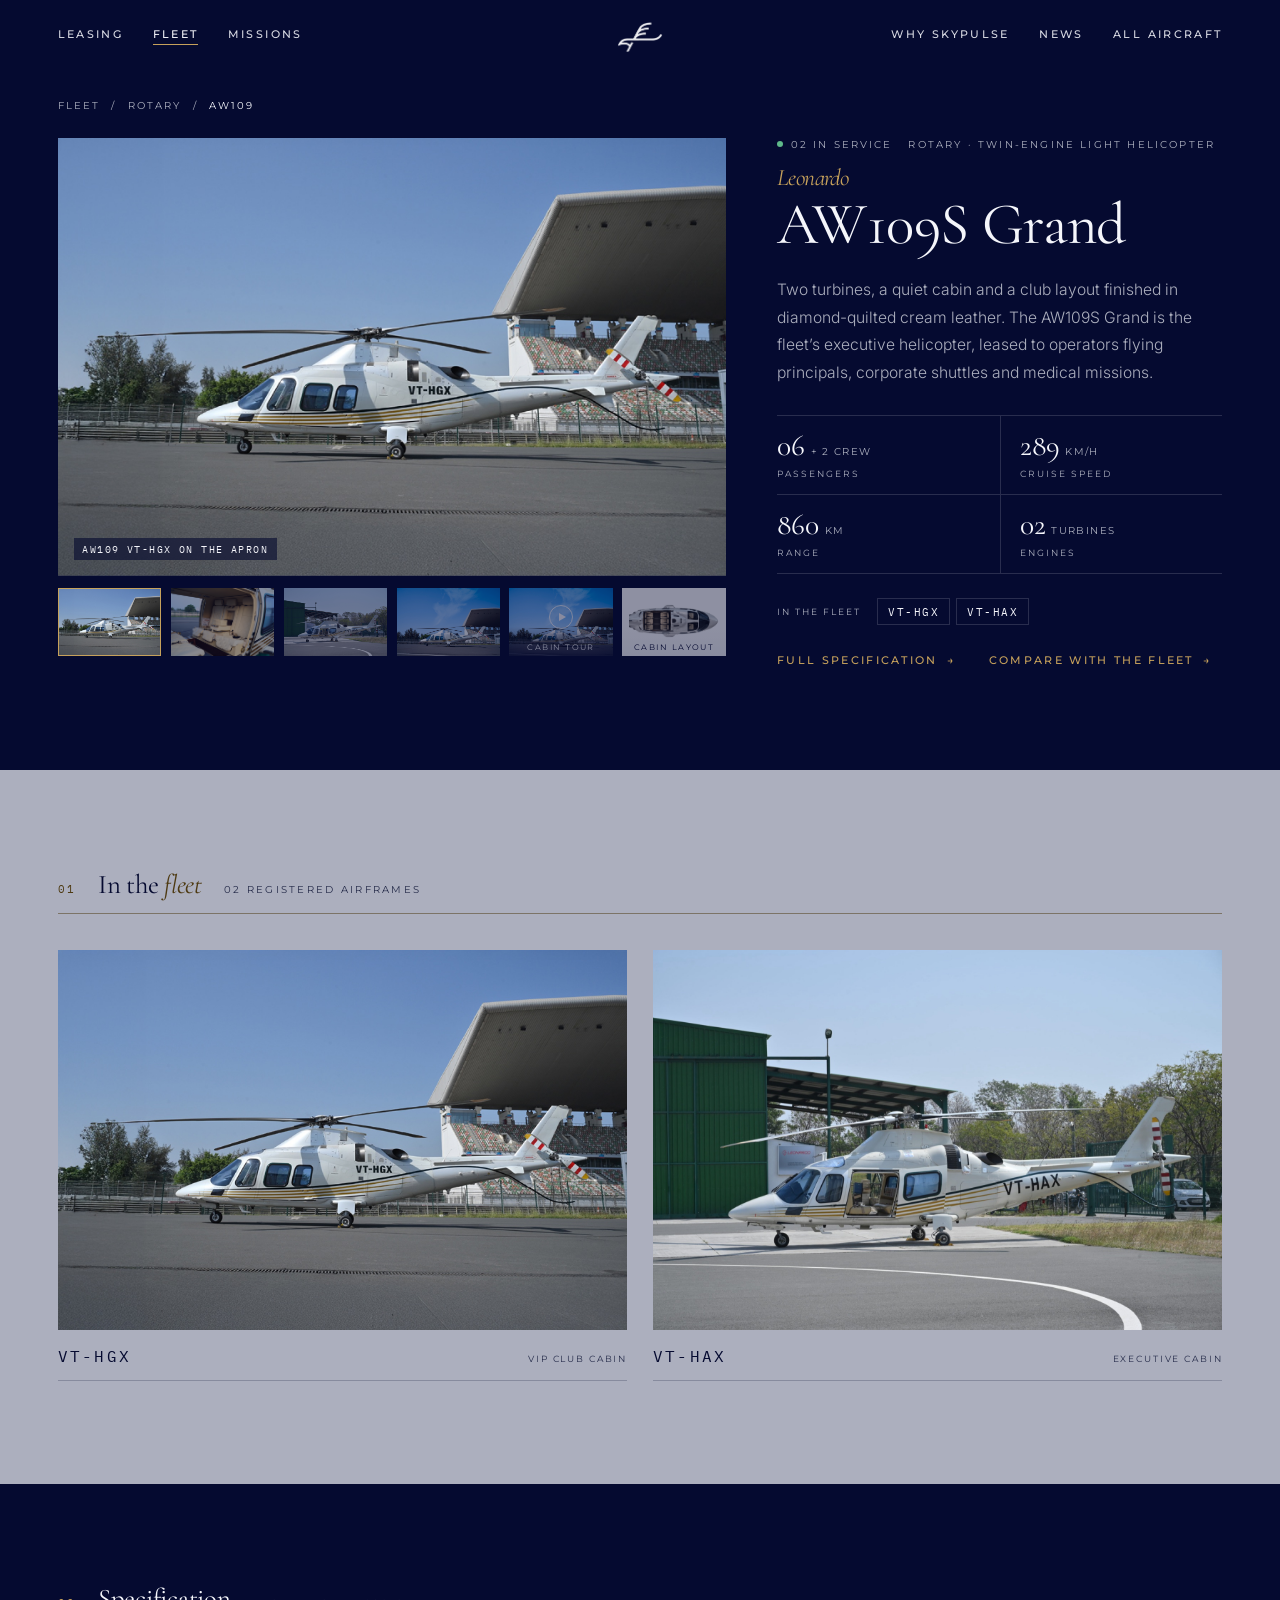
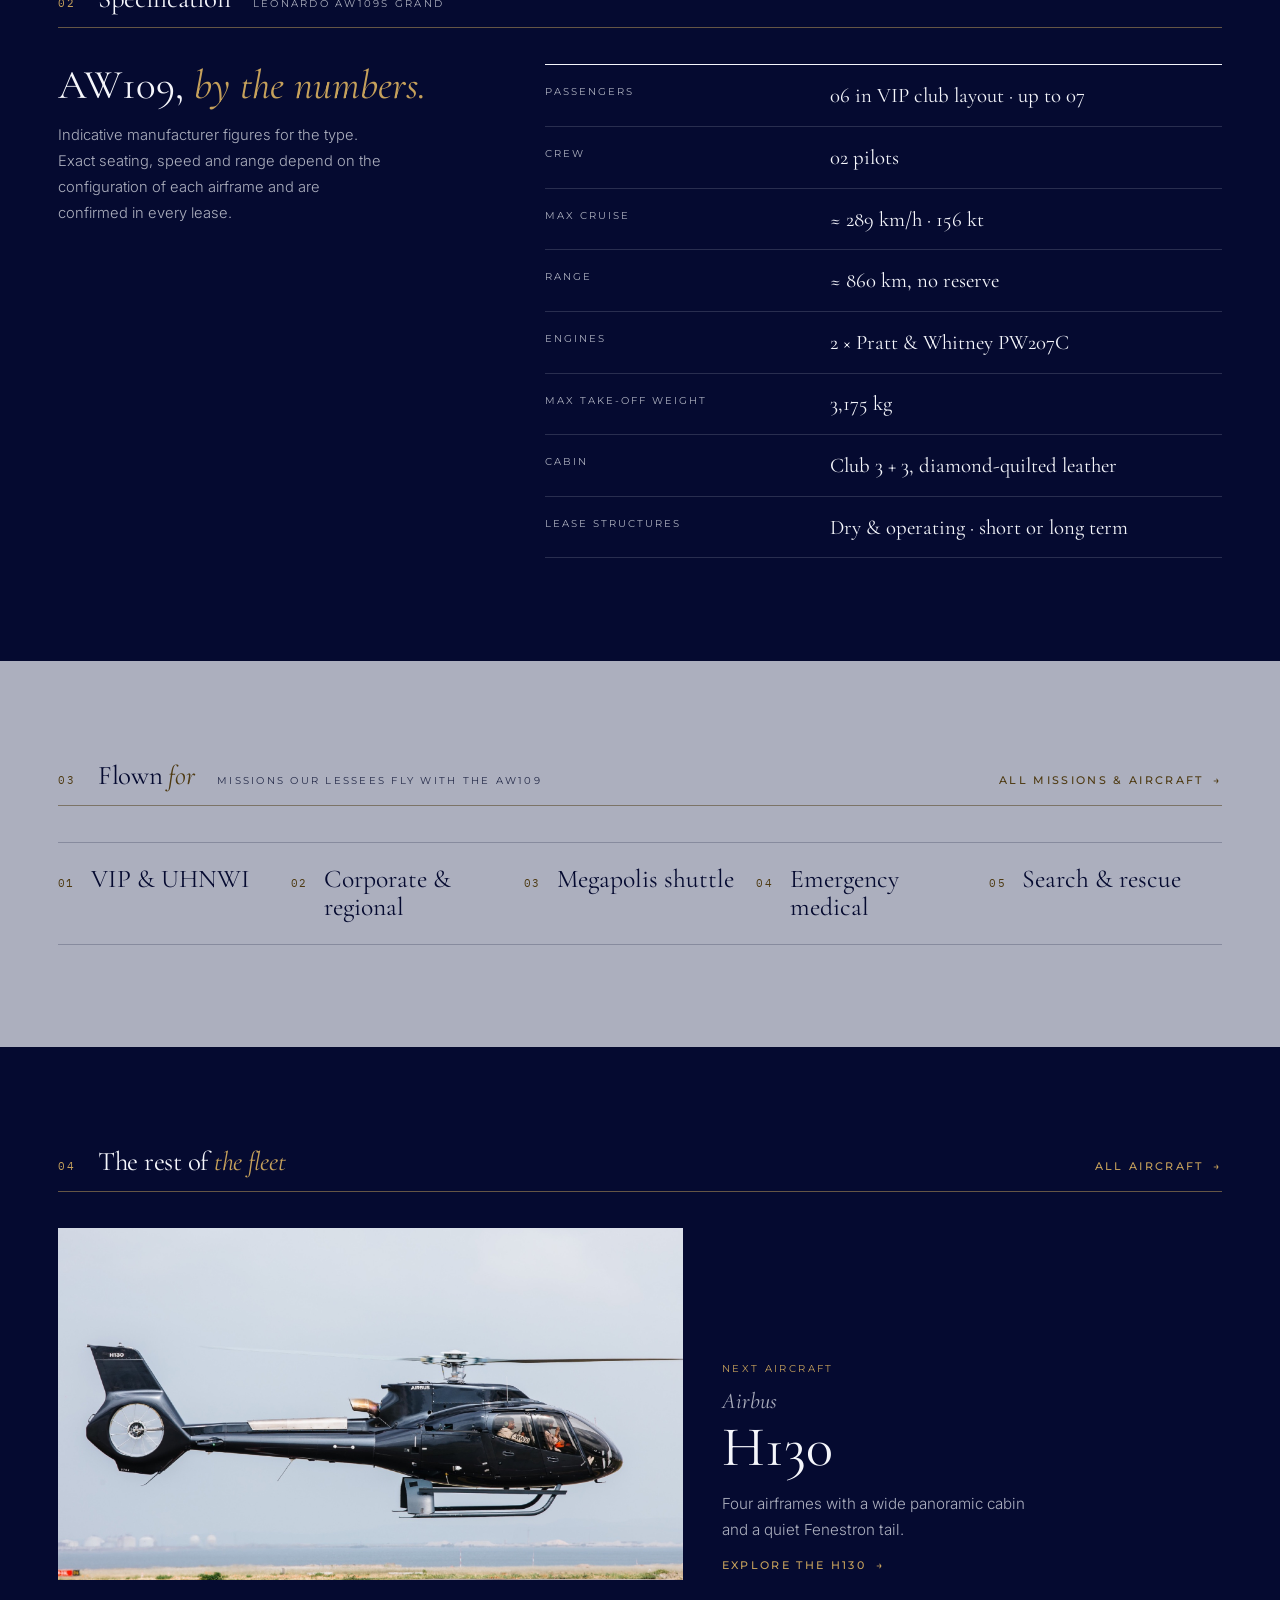
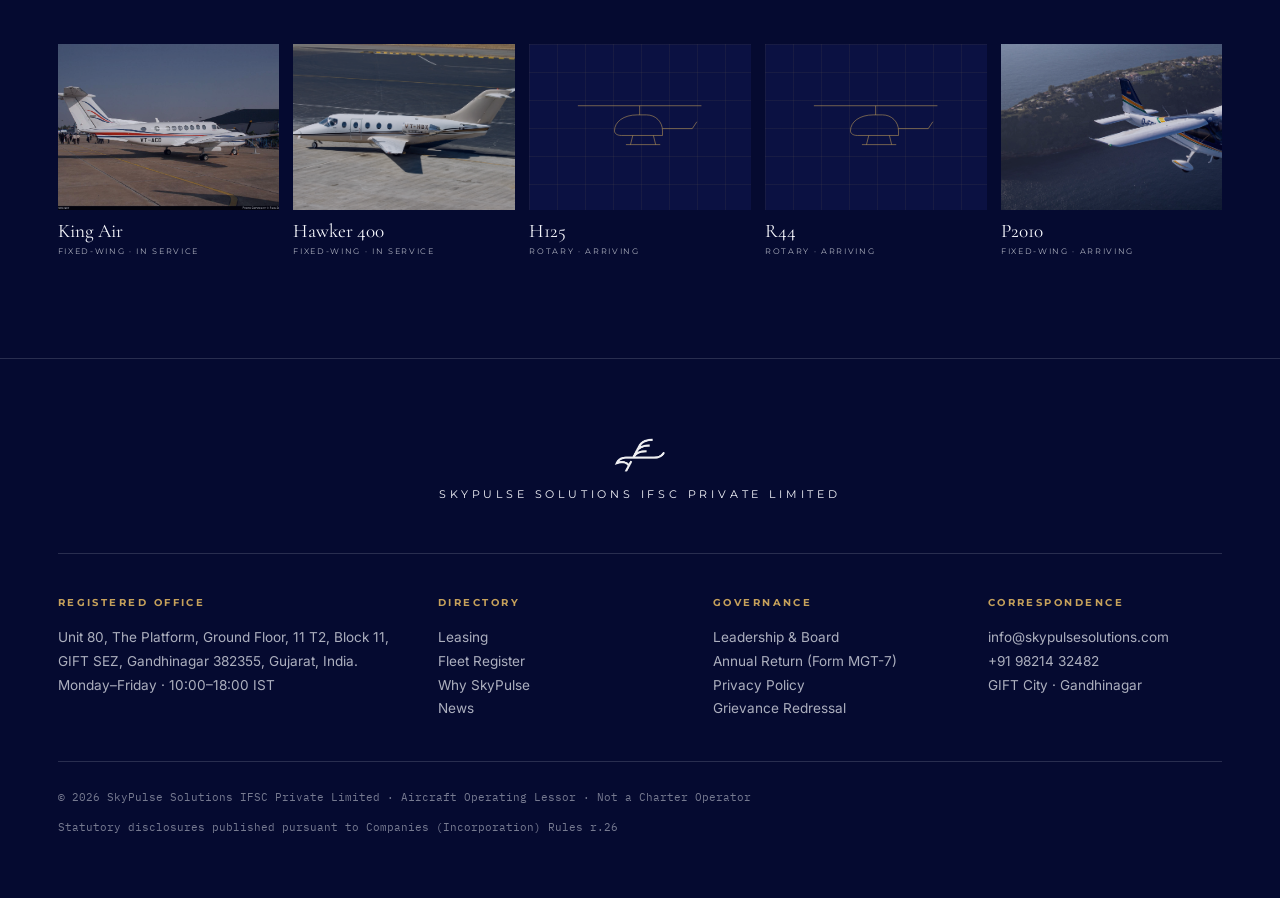
<file: maison/aircraft.html>
<!DOCTYPE html>
<html lang="en">
<head>
  <meta name="robots" content="noindex, nofollow" />
  <meta charset="UTF-8" />
  <meta name="viewport" content="width=device-width, initial-scale=1.0" />
  <title>Aircraft — SkyPulse Solutions IFSC</title>
  <link rel="preconnect" href="https://fonts.googleapis.com" />
  <link rel="preconnect" href="https://fonts.gstatic.com" crossorigin />
  <link href="https://fonts.googleapis.com/css2?family=Cormorant+Garamond:ital,wght@0,300;0,400;0,500;1,300;1,400&family=IBM+Plex+Mono:wght@300;400;500&family=Inter:wght@300;400;500&family=Montserrat:wght@400;500;600&display=swap" rel="stylesheet" />
  <link rel="stylesheet" href="maison-sub.css" />
  <style>
    .ac-sec { padding: var(--sec-pad) var(--gutter); }

    /* ---------- 1. Product hero: gallery + summary ---------- */
    .ac-hero { padding: calc(var(--hdr-h) + clamp(1.5rem, 4vh, 2.5rem)) var(--gutter) var(--sec-pad); }
    .ac-crumb { display: flex; gap: 0.7rem; align-items: center; margin-bottom: clamp(1.2rem, 3vh, 2rem); font-family: var(--label); font-size: 0.6rem; letter-spacing: 0.22em; text-transform: uppercase; color: var(--surf-muted); }
    .ac-crumb a:hover { color: var(--surf-accent); }
    .ac-crumb span[aria-current] { color: var(--surf-fg); }
    .ac-top { display: grid; grid-template-columns: minmax(0, 1.5fr) minmax(0, 1fr); gap: clamp(1.8rem, 4vw, 4.5rem); align-items: start; }

    .ac-main { position: relative; aspect-ratio: 16 / 10.5; overflow: hidden; background: var(--navy-2); }
    .ac-view { position: absolute; inset: 0; opacity: 0; transform: scale(1.025); transition: opacity 0.6s ease, transform 0.9s var(--ease); }
    .ac-view.is-on { opacity: 1; transform: none; z-index: 1; }
    .ac-view > img, .ac-view > video { width: 100%; height: 100%; object-fit: cover; }
    .ac-view.is-plan { background: #fff; display: grid; place-items: center; }
    .ac-view.is-plan img { width: 100%; height: 100%; object-fit: contain; padding: 4% 6%; }
    .ac-plan-note {
      position: absolute; right: 1rem; top: 1rem; font-family: var(--mono); font-size: 0.62rem; letter-spacing: 0.12em; text-transform: uppercase;
      color: #4A5172; background: rgba(245,246,251,0.92); padding: 0.35rem 0.6rem;
    }
    .ac-main-cap {
      position: absolute; left: 1rem; bottom: 1rem; z-index: 2; font-family: var(--mono); font-size: 0.64rem; letter-spacing: 0.14em; text-transform: uppercase;
      padding: 0.3rem 0.55rem; background: rgba(5,10,48,0.62); color: #F5F6FB; backdrop-filter: blur(6px); -webkit-backdrop-filter: blur(6px);
    }

    .ac-thumbs { display: flex; gap: 0.6rem; margin-top: 0.75rem; overflow-x: auto; scrollbar-width: none; padding-bottom: 2px; }
    .ac-thumbs::-webkit-scrollbar { display: none; }
    .ac-thumb {
      position: relative; flex: 1 1 0; min-width: 84px; max-width: 160px; aspect-ratio: 16 / 10.5; overflow: hidden; background: var(--navy-2);
      opacity: 0.55; transition: opacity 0.3s ease;
    }
    .ac-thumb::after { content: ''; position: absolute; inset: 0; box-shadow: inset 0 0 0 1px transparent; transition: box-shadow 0.3s ease; }
    .ac-thumb:hover { opacity: 0.9; }
    .ac-thumb[aria-current="true"] { opacity: 1; }
    .ac-thumb[aria-current="true"]::after { box-shadow: inset 0 0 0 1px var(--gold); }
    .ac-thumb img { width: 100%; height: 100%; object-fit: cover; }
    .ac-thumb.is-plan { background: #fff; }
    .ac-thumb.is-plan img { object-fit: contain; padding: 6%; }
    .ac-thumb .drafting svg { width: 70%; stroke-width: 1.2; }
    .ac-thumb .drafting small { display: none; }
    .ac-thumb b {
      position: absolute; left: 0; right: 0; bottom: 0; padding: 0.9rem 0.4rem 0.3rem; font-weight: 400;
      font-family: var(--label); font-size: 0.5rem; letter-spacing: 0.18em; text-transform: uppercase; color: #F5F6FB;
      background: linear-gradient(transparent, rgba(5,10,48,0.75));
    }
    .ac-thumb.is-plan b { color: #050A30; background: linear-gradient(transparent, rgba(245,246,251,0.95)); }
    .ac-thumb .play { position: absolute; left: 50%; top: 42%; transform: translate(-50%, -50%); width: 24px; height: 24px; border-radius: 50%; border: 1px solid rgba(245,246,251,0.85); display: grid; place-items: center; }
    .ac-thumb .play::before { content: ''; margin-left: 2px; border-left: 7px solid #F5F6FB; border-block: 4.5px solid transparent; }

    .ac-sum { position: sticky; top: calc(var(--hdr-h) + 1.5rem); }
    .ac-class { display: flex; gap: 1rem; align-items: center; flex-wrap: wrap; margin-bottom: 1rem; font-family: var(--label); font-size: 0.62rem; letter-spacing: 0.22em; text-transform: uppercase; color: var(--surf-muted); }
    .ac-sum h1 { font-family: var(--serif); font-weight: 400; font-size: clamp(2.6rem, 4.6vw, 4.2rem); line-height: 0.98; letter-spacing: var(--display-track); }
    .ac-sum h1 small { display: block; font-size: 0.4em; font-style: italic; color: var(--surf-accent); margin-bottom: 0.45rem; }
    .ac-desc { margin: 1.4rem 0 1.8rem; font-size: 0.98rem; line-height: 1.75; font-weight: 300; color: var(--surf-muted); }
    .ac-specs { display: grid; grid-template-columns: repeat(2, minmax(0, 1fr)); border-top: 1px solid var(--surf-rule); }
    .ac-specs > div { display: flex; flex-direction: column; padding: 0.95rem 0; border-bottom: 1px solid var(--surf-rule); }
    .ac-specs > div:nth-child(even) { padding-left: 1.2rem; border-left: 1px solid var(--surf-rule); }
    .ac-specs dd { font-family: var(--serif); font-size: 1.85rem; line-height: 1; }
    .ac-specs dd small { font-family: var(--label); font-size: 0.6rem; letter-spacing: 0.14em; margin-left: 0.35rem; color: var(--surf-muted); text-transform: uppercase; }
    .ac-specs dt { order: 2; font-family: var(--label); font-size: 0.58rem; letter-spacing: 0.22em; text-transform: uppercase; color: var(--surf-muted); margin-top: 0.45rem; }
    .ac-regs { display: flex; flex-wrap: wrap; align-items: center; gap: 0.4rem; margin: 1.5rem 0 1.8rem; }
    .ac-regs > span:first-child { font-family: var(--label); font-size: 0.58rem; letter-spacing: 0.22em; text-transform: uppercase; color: var(--surf-muted); margin-right: 0.6rem; }
    .ac-links { display: flex; flex-wrap: wrap; gap: 1.2rem 2rem; }

    /* ---------- 2. Each airframe ---------- */
    .ac-frames { display: grid; grid-template-columns: repeat(var(--n, 4), minmax(0, 1fr)); gap: clamp(1rem, 2vw, 1.6rem); }
    .ac-frames.is-few { grid-template-columns: repeat(var(--n), minmax(0, 1fr)); }
    .ac-frames.is-few .ac-frame figure { aspect-ratio: 3 / 2; }
    .ac-frames.is-one { grid-template-columns: minmax(0, 0.62fr); }
    .ac-frame figure { position: relative; aspect-ratio: 4 / 5; overflow: hidden; background: var(--navy-2); }
    .ac-frame img { width: 100%; height: 100%; object-fit: cover; transition: transform 1.2s var(--ease); }
    .ac-frame:hover img { transform: scale(1.04); }
    .ac-frame-meta { display: flex; justify-content: space-between; align-items: baseline; gap: 1rem; padding-top: 1rem; border-bottom: 1px solid var(--surf-rule); padding-bottom: 0.9rem; }
    .ac-frame-meta strong { font-family: var(--mono); font-weight: 400; font-size: 1rem; letter-spacing: 0.14em; }
    .ac-frame-meta span { font-family: var(--label); font-size: 0.58rem; letter-spacing: 0.2em; text-transform: uppercase; color: var(--surf-muted); }

    /* ---------- 3. Specification sheet ---------- */
    .ac-sheet { display: grid; grid-template-columns: minmax(0, 1fr) minmax(0, 1.6fr); gap: clamp(2rem, 5vw, 6rem); align-items: start; }
    .ac-sheet-intro h3 { font-family: var(--serif); font-weight: 400; font-size: clamp(2rem, 3.2vw, 2.8rem); line-height: 1.05; margin-bottom: 1rem; }
    .ac-sheet-intro h3 em { font-style: italic; color: var(--surf-accent); }
    .ac-sheet-intro p { font-size: 0.92rem; line-height: 1.75; font-weight: 300; color: var(--surf-muted); max-width: 36ch; }
    .surf-grey .ac-sheet-intro p, .surf-grey .ac-desc { font-weight: 400; }
    .ac-sheet dl { border-top: 1px solid var(--surf-fg); }
    .ac-sheet dl > div { display: grid; grid-template-columns: minmax(0, 0.8fr) minmax(0, 1.2fr); gap: 1.5rem; padding: 1.05rem 0; border-bottom: 1px solid var(--surf-rule); }
    .ac-sheet dt { font-family: var(--label); font-size: 0.62rem; letter-spacing: 0.2em; text-transform: uppercase; color: var(--surf-muted); padding-top: 0.2rem; }
    .ac-sheet dd { font-family: var(--serif); font-size: 1.3rem; line-height: 1.3; }

    /* ---------- 4. Missions ---------- */
    .ac-missions { display: grid; grid-template-columns: repeat(auto-fill, minmax(220px, 1fr)); border-top: 1px solid var(--surf-rule); }
    .ac-mission { display: flex; gap: 1rem; align-items: baseline; padding: 1.4rem 1.2rem 1.4rem 0; border-bottom: 1px solid var(--surf-rule); }
    .ac-mission b { font-family: var(--mono); font-weight: 400; font-size: 0.68rem; color: var(--surf-accent); letter-spacing: 0.14em; }
    .ac-mission span { font-family: var(--serif); font-size: 1.6rem; line-height: 1.1; }

    /* ---------- 5. Rest of the fleet ---------- */
    .ac-next { display: grid; grid-template-columns: minmax(0, 1.25fr) minmax(0, 1fr); gap: clamp(1.5rem, 3vw, 3rem); align-items: stretch; margin-bottom: clamp(2.5rem, 5vw, 4rem); }
    .ac-next-media { position: relative; aspect-ratio: 16 / 9; overflow: hidden; background: var(--navy-2); display: block; }
    .ac-next-media img { width: 100%; height: 100%; object-fit: cover; transition: transform 1.4s var(--ease); }
    .ac-next:hover .ac-next-media img { transform: scale(1.04); }
    .ac-next-text { display: flex; flex-direction: column; justify-content: flex-end; gap: 1rem; padding-bottom: 0.5rem; }
    .ac-next-text p { font-family: var(--label); font-size: 0.62rem; letter-spacing: 0.24em; text-transform: uppercase; color: var(--surf-accent); }
    .ac-next-text h3 { font-family: var(--serif); font-weight: 400; font-size: clamp(2.4rem, 4.4vw, 4rem); line-height: 1; }
    .ac-next-text h3 small { display: block; font-size: 0.4em; font-style: italic; color: var(--surf-muted); margin-bottom: 0.4rem; }
    .ac-next-text span.line { font-size: 0.95rem; line-height: 1.7; font-weight: 300; color: var(--surf-muted); max-width: 36ch; }
    .ac-rest { display: grid; grid-template-columns: repeat(5, minmax(0, 1fr)); gap: 0.9rem; }
    .ac-rest a { display: block; }
    .ac-rest figure { position: relative; aspect-ratio: 4 / 3; overflow: hidden; background: var(--navy-2); }
    .ac-rest img { width: 100%; height: 100%; object-fit: cover; opacity: 0.8; transition: opacity 0.4s ease, transform 1s var(--ease); }
    .ac-rest a:hover img { opacity: 1; transform: scale(1.04); }
    .ac-rest .drafting svg { width: 62%; }
    .ac-rest .drafting small { display: none; }
    .ac-rest p { padding-top: 0.7rem; font-family: var(--serif); font-size: 1.2rem; line-height: 1.1; }
    .ac-rest p small { display: block; font-family: var(--label); font-size: 0.52rem; letter-spacing: 0.2em; text-transform: uppercase; color: var(--surf-muted); margin-top: 0.3rem; }

    @media (max-width: 980px) {
      .ac-top, .ac-sheet, .ac-next { grid-template-columns: minmax(0, 1fr); }
      .ac-sum { position: static; }
      .ac-frames, .ac-frames.is-few { grid-template-columns: repeat(2, minmax(0, 1fr)); }
      .ac-frames.is-one { grid-template-columns: 1fr; }
      .ac-rest { grid-template-columns: repeat(3, minmax(0, 1fr)); }
    }
    @media (max-width: 560px) {
      .ac-rest { grid-template-columns: repeat(2, minmax(0, 1fr)); }
      .ac-sheet dl > div { grid-template-columns: 1fr; gap: 0.35rem; }
      .ac-frames, .ac-frames.is-few { grid-template-columns: 1fr; }
      .ac-frame figure { aspect-ratio: 4 / 3; }
    }
  </style>
</head>
<body>
  <header class="header" id="header">
    <nav class="header-nav" aria-label="Left navigation">
      <a href="./#about">Leasing</a>
      <a href="fleet.html" aria-current="page">Fleet</a>
      <a href="./#missions">Missions</a>
    </nav>
    <a href="./" class="crest" aria-label="SkyPulse Solutions IFSC home">
      <img src="media/mark.png" alt="SkyPulse feather crest" />
    </a>
    <nav class="header-nav right" aria-label="Right navigation">
      <a href="./#why">Why SkyPulse</a>
      <a href="./#journal">News</a>
      <a href="fleet.html" class="keep">All aircraft</a>
    </nav>
  </header>

  <main id="ac"></main>

  <footer id="footer" class="surf-join" style="--surf-rule: rgba(245,246,251,0.15)" data-theme="dark">
    <div class="footer-crest">
      <img src="media/mark.png" alt="SkyPulse feather crest" />
      <span>SkyPulse Solutions IFSC Private Limited</span>
    </div>
    <div class="footer-cols">
      <div><h4>Registered Office</h4><p>Unit 80, The Platform, Ground Floor, 11 T2, Block 11, GIFT SEZ, Gandhinagar 382355, Gujarat, India.<br/>Monday–Friday · 10:00–18:00 IST</p></div>
      <div><h4>Directory</h4><ul><li><a href="./#about">Leasing</a></li><li><a href="fleet.html">Fleet Register</a></li><li><a href="./#why">Why SkyPulse</a></li><li><a href="./#journal">News</a></li></ul></div>
      <div><h4>Governance</h4><ul><li>Leadership &amp; Board</li><li>Annual Return (Form MGT-7)</li><li>Privacy Policy</li><li>Grievance Redressal</li></ul></div>
      <div><h4>Correspondence</h4><ul><li>info@skypulsesolutions.com</li><li>+91 98214 32482</li><li>GIFT City · Gandhinagar</li></ul></div>
    </div>
    <div class="footer-legal">
      <span>© 2026 SkyPulse Solutions IFSC Private Limited · Aircraft Operating Lessor · Not a Charter Operator</span>
      <span>Statutory disclosures published pursuant to Companies (Incorporation) Rules r.26</span>
    </div>
  </footer>

  <script src="maison-fleet-data.js"></script>
  <script src="maison-sub.js"></script>
  <script>
  (() => {
    const { FLEET, MISSIONS } = window.SKY_FLEET;
    const ORDER = ['aw109', 'h130', 'kingair', 'hawker', 'h125', 'r44', 'p2010'];
    const byKey = Object.fromEntries(FLEET.map(a => [a.key, a]));
    const key = new URLSearchParams(location.search).get('a');
    const a = byKey[key] || byKey.aw109;
    const pad = n => String(n).padStart(2, '0');
    const fmt = n => n.toLocaleString('en-IN');
    const catLabel = c => c === 'rotary' ? 'Rotary' : 'Fixed-wing';
    const catHash = c => c === 'rotary' ? 'rotary' : 'fixed-wing';
    const PAGE = 'aircraft.html?a=';
    const drafting = (x, note = 'Imagery to follow') => `<div class="drafting">${x.drawing}<small>${note}</small></div>`;
    const twin = a.power.startsWith('Twin');
    const status = a.status === 'service'
      ? (a.regs.length > 1 ? `${pad(a.regs.length)} in service` : 'In service')
      : `Arriving ${a.when}${a.count ? ' · ' + a.count + ' aircraft' : ''}`;
    document.title = `${a.full} — SkyPulse Fleet`;

    /* Gallery views: photos, then films, then the cabin layout (or the drawing for aircraft still arriving) */
    const views = [];
    a.photos.forEach(p => views.push({ kind: 'photo', ...p }));
    if (!a.photos.length && a.drawing) views.push({ kind: 'drawing', label: 'Overview' });
    (a.films || []).forEach(f => views.push({ kind: 'film', ...f }));
    if (a.layout) views.push({ kind: 'plan', src: a.layout, label: 'Cabin layout' });
    const capFor = v => v.kind === 'plan' ? 'Cabin layout' : v.kind === 'film' ? v.label : v.kind === 'drawing' ? 'Imagery to follow' : v.alt;

    const viewHTML = (v, i) => {
      if (v.kind === 'photo') return `<div class="ac-view" data-i="${i}"><img src="${v.src}" alt="${v.alt}" style="object-position:${v.pos}" /></div>`;
      if (v.kind === 'drawing') return `<div class="ac-view" data-i="${i}">${drafting(a)}</div>`;
      if (v.kind === 'film') return `<div class="ac-view" data-i="${i}"><video muted loop playsinline preload="none" poster="${v.poster}" style="object-position:${v.pos};${v.scale ? `transform:scale(${v.scale})` : ''}"><source src="${v.src}" type="video/mp4" /></video></div>`;
      return `<div class="ac-view is-plan" data-i="${i}"><img src="${v.src}" alt="${a.name} cabin layout" />${a.layoutOwn ? '' : '<span class="ac-plan-note">Sample layout · real drawing to follow</span>'}</div>`;
    };
    const thumbHTML = (v, i) => {
      const inner = v.kind === 'photo' ? `<img src="${v.src}" alt="" style="object-position:${v.pos}" loading="lazy" />`
        : v.kind === 'drawing' ? drafting(a)
        : v.kind === 'film' ? `<img src="${v.poster}" alt="" style="object-position:${v.pos}" loading="lazy" /><span class="play"></span><b>${v.label}</b>`
        : `<img src="${v.src}" alt="" loading="lazy" /><b>Cabin layout</b>`;
      return `<button type="button" class="ac-thumb ${v.kind === 'plan' ? 'is-plan' : ''}" data-i="${i}" aria-label="Show ${capFor(v)}" aria-current="false">${inner}</button>`;
    };

    const specs = `<dl class="ac-specs">
        <div><dt>Passengers</dt><dd>${pad(a.seats)}<small>+ ${a.crew} crew</small></dd></div>
        <div><dt>Cruise speed</dt><dd>${a.cruise}<small>km/h</small></dd></div>
        <div><dt>Range</dt><dd>${fmt(a.range)}<small>km</small></dd></div>
        <div><dt>Engines</dt><dd>${twin ? '02' : '01'}<small>${a.power.split(' ')[1]}${twin ? 's' : ''}</small></dd></div>
      </dl>`;

    // Next aircraft in the fleet order, and the rest as a strip
    const idx = ORDER.indexOf(a.key);
    const next = byKey[ORDER[(idx + 1) % ORDER.length]];
    const rest = ORDER.filter(k => k !== a.key && k !== next.key).map(k => byKey[k]);
    const cover = x => x.photos[0] ? `<img src="${x.photos[0].src}" alt="" style="object-position:${x.photos[0].pos}" loading="lazy" />` : drafting(x);

    // Surfaces alternate down the page, starting navy
    const secs = [];
    secs.push(`
      <section class="ac-hero surf-navy" data-theme="dark">
        <div class="wrap">
          <nav class="ac-crumb" aria-label="Breadcrumb"><a href="fleet.html">Fleet</a><span aria-hidden="true">/</span><a href="fleet.html#${catHash(a.cat)}">${catLabel(a.cat)}</a><span aria-hidden="true">/</span><span aria-current="page">${a.name}</span></nav>
          <div class="ac-top">
            <div class="ac-gallery">
              <div class="ac-main" id="acMain">${views.map(viewHTML).join('')}<span class="ac-main-cap" id="acCap"></span></div>
              <div class="ac-thumbs" id="acThumbs" role="group" aria-label="Photos">${views.map(thumbHTML).join('')}</div>
            </div>
            <div class="ac-sum">
              <p class="ac-class"><span class="status-dot ${a.status === 'arriving' ? 'arriving' : ''}">${status}</span><span>${catLabel(a.cat)} · ${a.klass}</span></p>
              <h1><small>${a.maker}</small>${a.full.replace(a.maker + ' ', '')}</h1>
              <p class="ac-desc">${a.desc}</p>
              ${specs}
              ${a.regs.length ? `<div class="ac-regs"><span>In the fleet</span>${a.regs.map(r => `<span class="plate">${r.reg}</span>`).join('')}</div>` : '<div class="ac-regs"></div>'}
              <div class="ac-links">
                <a class="fl-link" href="#spec">Full specification <span aria-hidden="true">→</span></a>
                <a class="fl-link" href="fleet.html#compare">Compare with the fleet <span aria-hidden="true">→</span></a>
              </div>
            </div>
          </div>
        </div>
      </section>`);
    if (a.regs.length > 1) secs.push(`
      <section class="ac-sec" id="airframes">
        <div class="wrap">
          <header class="fleet-ledger"><span class="fl-num">01</span><h2 class="fl-title">In the <em>fleet</em></h2><span class="fl-meta">${a.regs.length > 1 ? pad(a.regs.length) + ' registered airframes' : 'One registered airframe'}</span></header>
          <div class="ac-frames ${a.regs.length < 3 ? 'is-few' : ''} ${a.regs.length === 1 ? 'is-one' : ''}" style="--n:${a.regs.length}">
            ${a.regs.map(r => `<article class="ac-frame rv"><figure><img src="${r.img}" alt="${a.name} ${r.reg}" loading="lazy" /></figure><div class="ac-frame-meta"><strong>${r.reg}</strong><span>${r.note}</span></div></article>`).join('')}
          </div>
        </div>
      </section>`);
    secs.push(`
      <section class="ac-sec" id="spec">
        <div class="wrap">
          <header class="fleet-ledger"><span class="fl-num">${pad(secs.length)}</span><h2 class="fl-title">Specification</h2><span class="fl-meta">${a.full}</span></header>
          <div class="ac-sheet">
            <div class="ac-sheet-intro rv">
              <h3>${a.name}, <em>by the numbers.</em></h3>
              <p>Indicative manufacturer figures for the type. Exact seating, speed and range depend on the configuration of each airframe and are confirmed in every lease.</p>
            </div>
            <dl class="rv">${a.spec.map(([k, v]) => `<div><dt>${k}</dt><dd>${v}</dd></div>`).join('')}</dl>
          </div>
        </div>
      </section>`);
    secs.push(`
      <section class="ac-sec" id="missions">
        <div class="wrap">
          <header class="fleet-ledger"><span class="fl-num">${pad(secs.length)}</span><h2 class="fl-title">Flown <em>for</em></h2><span class="fl-meta">Missions our lessees fly with the ${a.name}</span><a class="fl-link" href="fleet.html#roles">All missions &amp; aircraft <span aria-hidden="true">→</span></a></header>
          <div class="ac-missions">${MISSIONS.filter(m => a.missions.includes(m.key)).map((m, i) => `<div class="ac-mission rv"><b>${pad(i + 1)}</b><span>${m.label}</span></div>`).join('')}</div>
        </div>
      </section>`);
    secs.push(`
      <section class="ac-sec" id="more">
        <div class="wrap">
          <header class="fleet-ledger"><span class="fl-num">${pad(secs.length)}</span><h2 class="fl-title">The rest of <em>the fleet</em></h2><a class="fl-link" href="fleet.html">All aircraft <span aria-hidden="true">→</span></a></header>
          <a class="ac-next rv" href="${PAGE}${next.key}">
            <span class="ac-next-media">${cover(next)}</span>
            <span class="ac-next-text">
              <p>Next aircraft</p>
              <h3><small>${next.maker}</small>${next.name}</h3>
              <span class="line">${next.line}</span>
              <span class="fl-link">Explore the ${next.name} <span aria-hidden="true">→</span></span>
            </span>
          </a>
          <div class="ac-rest">${rest.map(x => `<a href="${PAGE}${x.key}" class="rv"><figure>${cover(x)}</figure><p>${x.name}<small>${catLabel(x.cat)} · ${x.status === 'service' ? 'In service' : 'Arriving'}</small></p></a>`).join('')}</div>
        </div>
      </section>`);
    const main = document.getElementById('ac');
    main.innerHTML = secs.join('');
    [...main.children].forEach((s, i) => {
      if (i === 0) return;
      const grey = i % 2 === 1;
      s.classList.add(grey ? 'surf-grey' : 'surf-navy');
      s.dataset.theme = grey ? 'light' : 'dark';
    });

    /* Gallery: a thumbnail swaps into the main view (product-page style) */
    const vEls = [...main.querySelectorAll('.ac-view')];
    const tEls = [...main.querySelectorAll('.ac-thumb')];
    const cap = document.getElementById('acCap');
    let cur = -1;
    function go(i) {
      if (i === cur) return;
      cur = i;
      vEls.forEach((el, j) => {
        el.classList.toggle('is-on', j === i);
        const vid = el.querySelector('video');
        if (vid) { if (j === i) { vid.preload = 'auto'; vid.playbackRate = 0.85; vid.play().catch(() => {}); } else vid.pause(); }
      });
      tEls.forEach((t, j) => t.setAttribute('aria-current', String(j === i)));
      const v = views[i];
      cap.textContent = capFor(v);
      cap.style.display = views[i].kind === 'plan' || views[i].kind === 'drawing' ? 'none' : '';
      tEls[i].scrollIntoView({ block: 'nearest', inline: 'nearest', behavior: 'smooth' });
    }
    tEls.forEach((t, i) => t.addEventListener('click', () => go(i)));
    document.getElementById('acThumbs').addEventListener('keydown', e => {
      if (e.key !== 'ArrowRight' && e.key !== 'ArrowLeft') return;
      e.preventDefault();
      const n = (cur + (e.key === 'ArrowRight' ? 1 : -1) + views.length) % views.length;
      go(n); tEls[n].focus();
    });
    go(0);

    window.SKY_SUB.reveal();
    window.dispatchEvent(new Event('scroll'));
  })();
  </script>
</body>
</html>
</file>
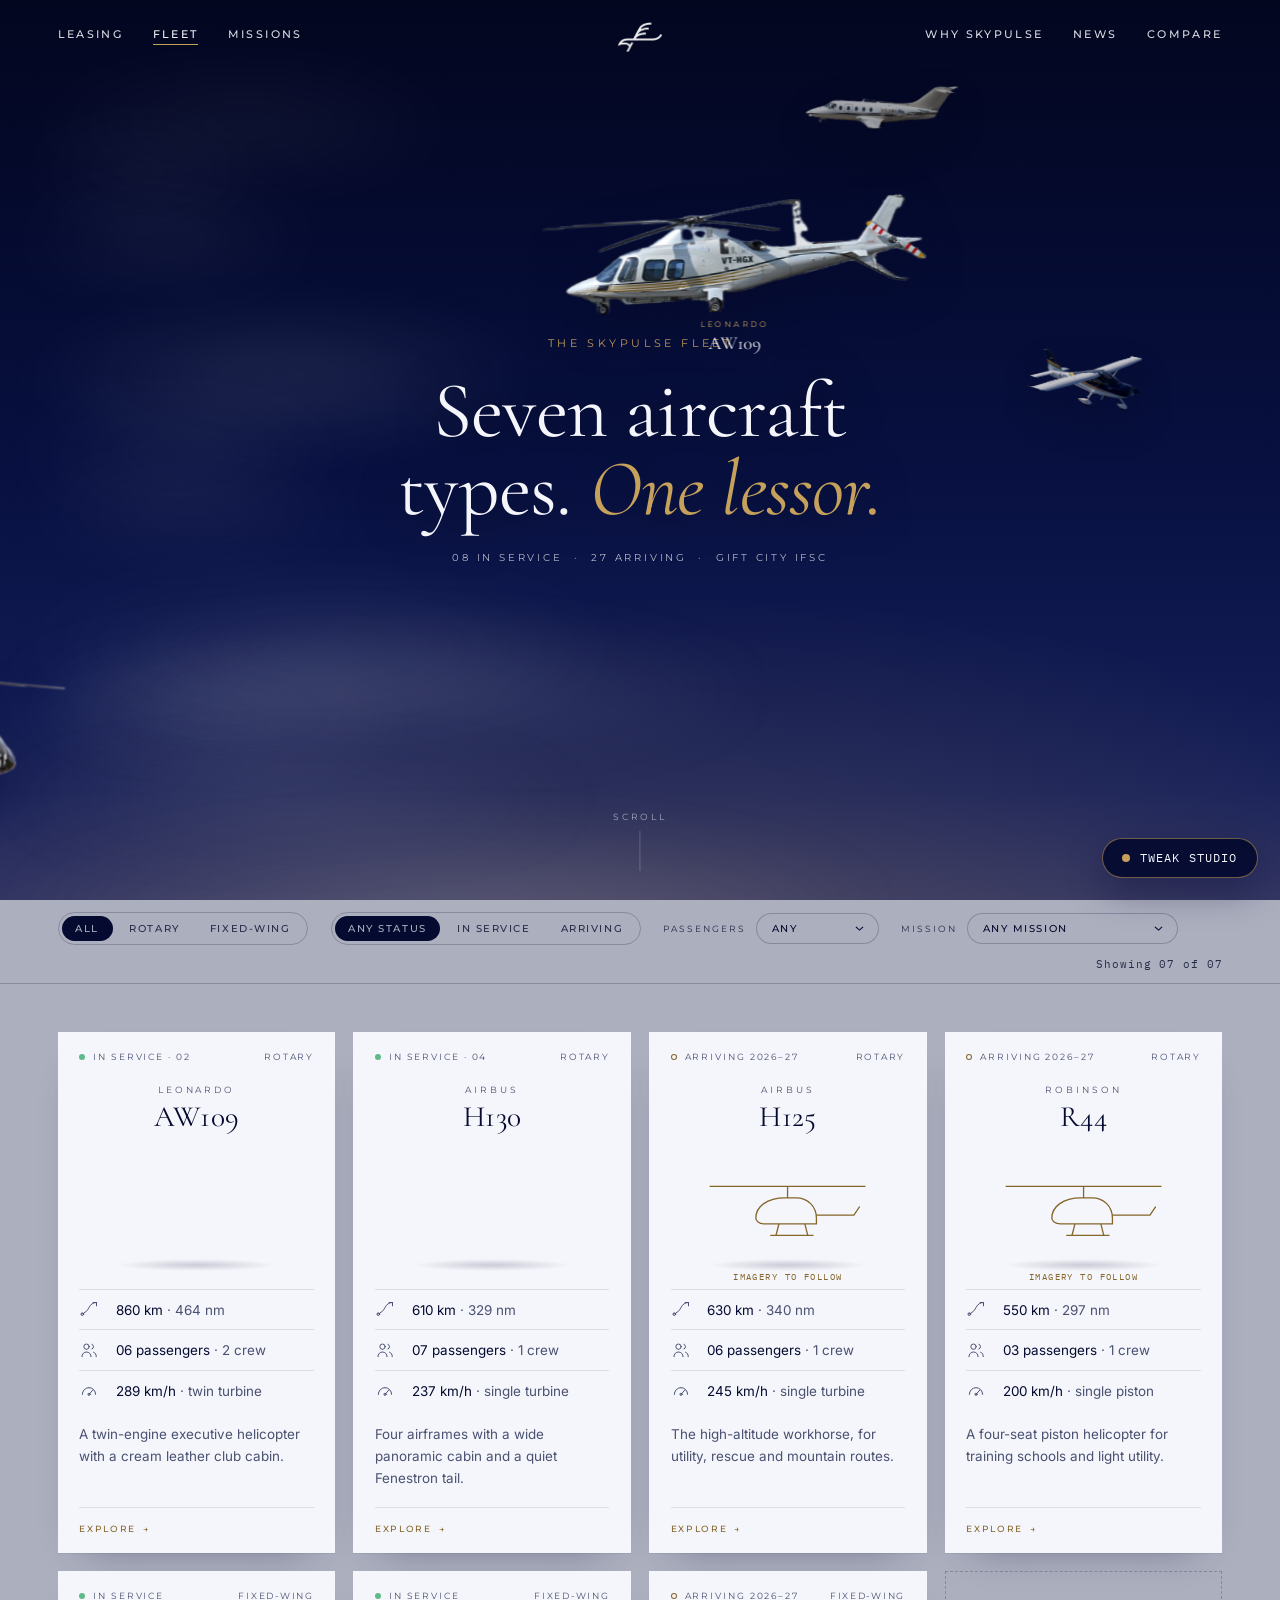
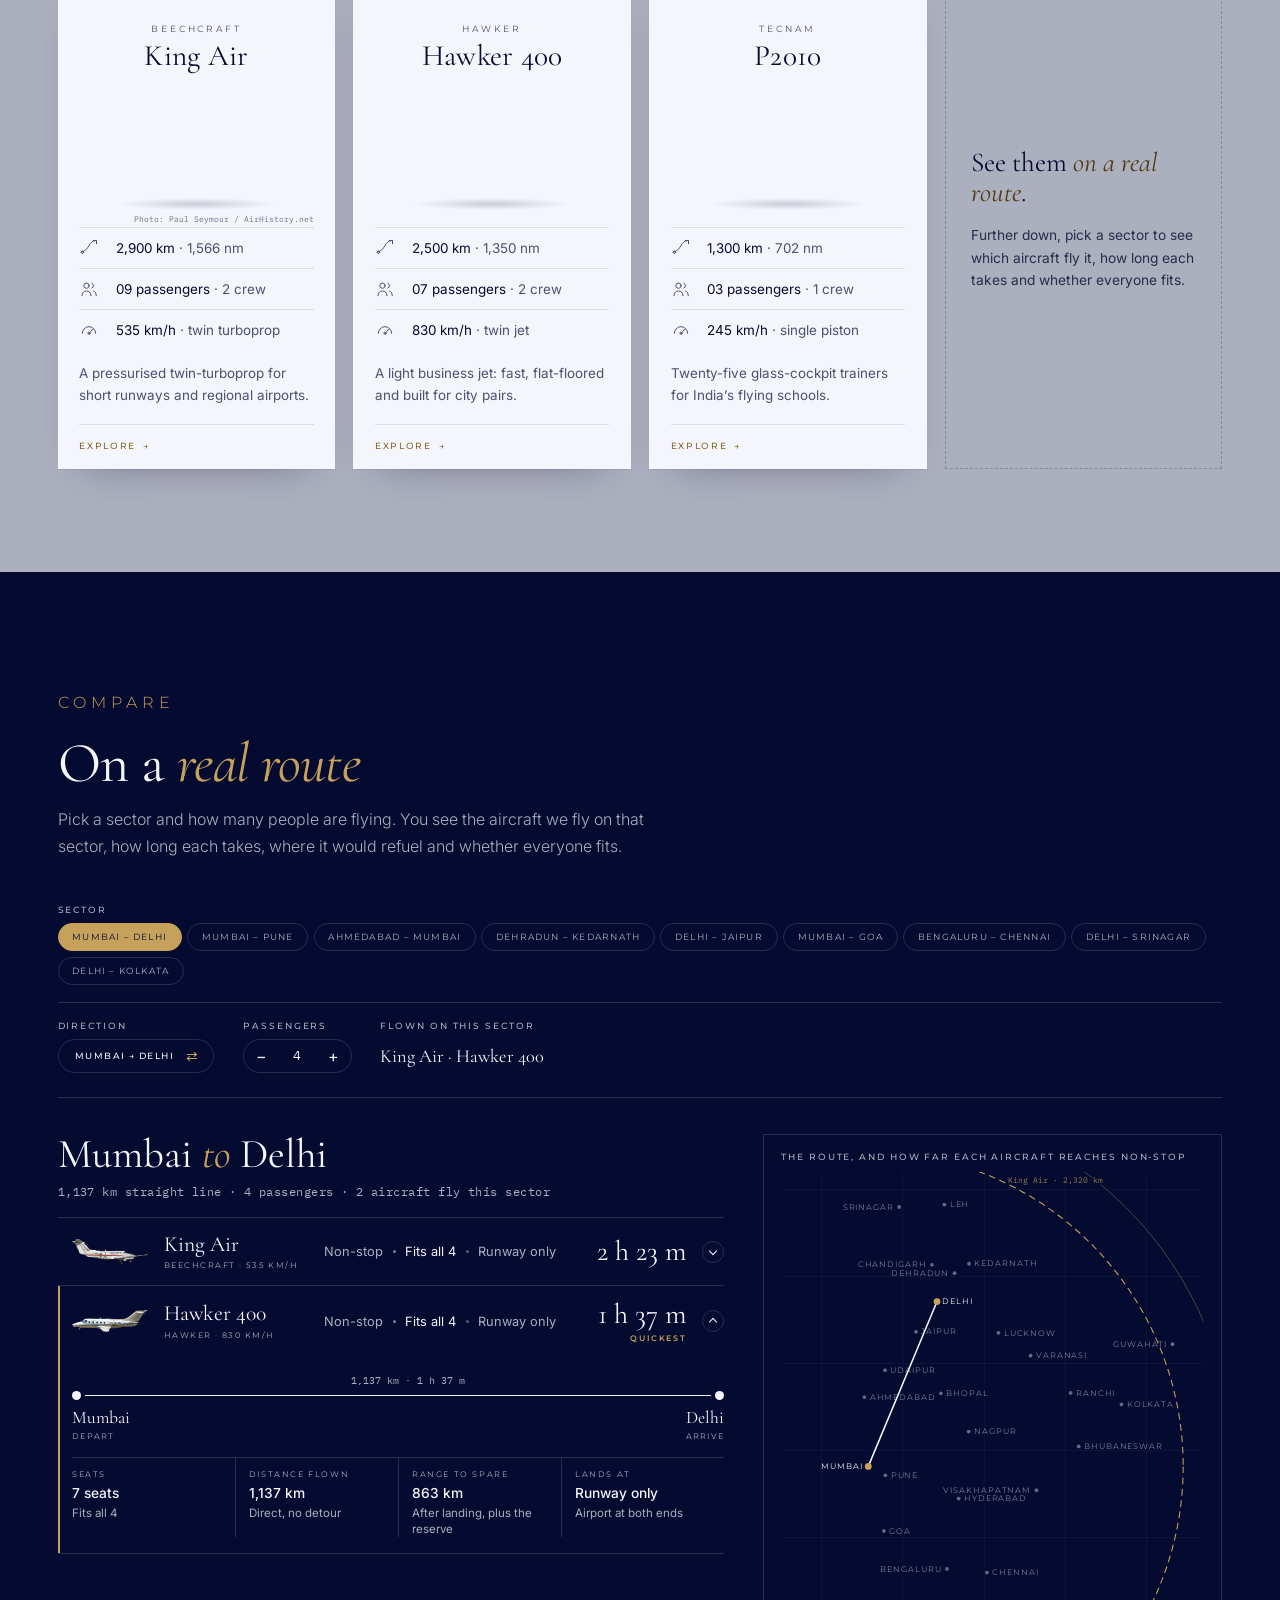
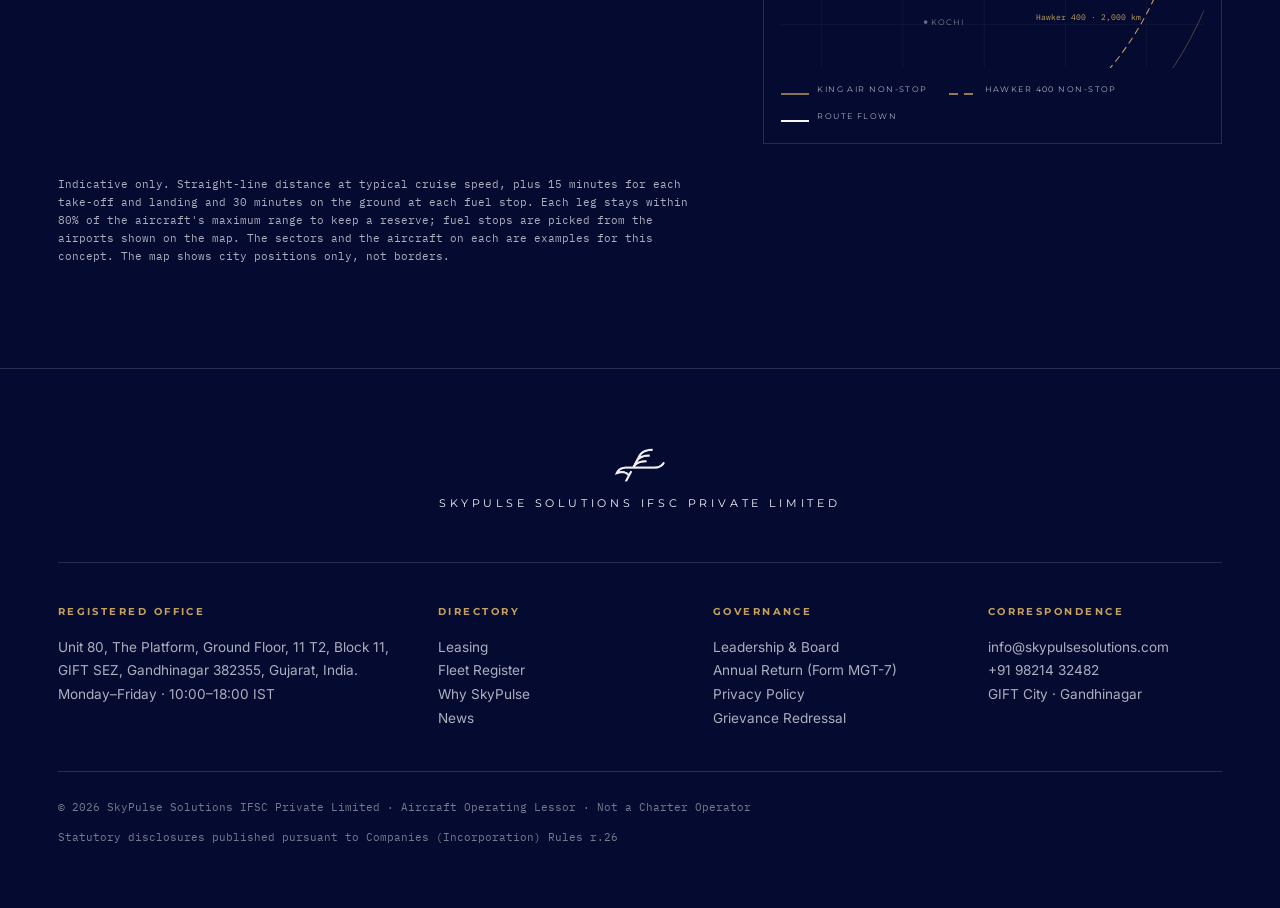
<file: maison/fleet-catalog.html>
<!DOCTYPE html>
<html lang="en">
<head>
<meta name="robots" content="noindex, nofollow" />
  <meta charset="UTF-8" />
  <meta name="viewport" content="width=device-width, initial-scale=1.0" />
  <title>The Fleet (Catalogue) — SkyPulse Solutions IFSC</title>
  <link rel="preconnect" href="https://fonts.googleapis.com" />
  <link rel="preconnect" href="https://fonts.gstatic.com" crossorigin />
  <link href="https://fonts.googleapis.com/css2?family=Cinzel:wght@500;600&family=Cormorant+Garamond:ital,wght@0,300;0,400;0,500;1,300;1,400&family=IBM+Plex+Mono:wght@300;400;500&family=Inter:wght@300;400;500&family=Montserrat:wght@400;500;600&display=swap" rel="stylesheet" />
  <link rel="stylesheet" href="maison-sub.css" />
  <style>
    :root { --card: #F5F6FB; --card-ink: #050A30; --card-muted: #4A5172; --card-rule: rgba(5, 10, 48, 0.1); }

    /* ---------- 1. Intro ---------- */
    .ct-intro { padding: calc(var(--hdr-h) + clamp(2.5rem, 7vh, 4.5rem)) var(--gutter) clamp(2.5rem, 6vh, 4rem); }
    .ct-intro-in { display: grid; grid-template-columns: minmax(0, 1.2fr) minmax(0, 1fr); gap: clamp(2rem, 5vw, 6rem); align-items: end; }
    .ct-kicker { font-family: var(--label); font-size: 0.66rem; letter-spacing: 0.32em; text-transform: uppercase; color: var(--gold); margin-bottom: 1.2rem; }
    .ct-intro h1 { font-family: var(--serif); font-weight: 400; font-size: clamp(2.6rem, 4.8vw, 4.6rem); line-height: 1; letter-spacing: var(--display-track); }
    .ct-intro h1 em { font-style: italic; color: var(--gold); }
    .ct-intro p { margin-top: 1.4rem; max-width: 46ch; font-size: 1rem; line-height: 1.75; font-weight: 300; color: var(--on-navy-muted); }
    .ct-stats { display: grid; grid-template-columns: repeat(2, minmax(0, 1fr)); border-top: 1px solid var(--rule-navy); }
    .ct-stat { padding: 1.1rem 0; border-bottom: 1px solid var(--rule-navy); display: flex; align-items: baseline; gap: 0.9rem; }
    .ct-stat:nth-child(even) { padding-left: 1.4rem; border-left: 1px solid var(--rule-navy); }
    .ct-stat strong { font-family: var(--serif); font-weight: 400; font-size: 2.4rem; line-height: 1; color: var(--on-navy); }
    .ct-stat span { font-family: var(--label); font-size: 0.58rem; letter-spacing: 0.2em; text-transform: uppercase; color: var(--on-navy-muted); line-height: 1.6; }

    /* ---------- 2. Filter bar ---------- */
    .ct-filters {
      position: sticky; top: var(--bar-top, 0px); z-index: 60; transition: top 0.45s var(--ease);
      background: rgba(172, 175, 190, 0.96); backdrop-filter: blur(14px); -webkit-backdrop-filter: blur(14px);
      border-bottom: 1px solid var(--surf-rule);
    }
    .ct-filters-in { max-width: calc(1360px + 2 * var(--gutter)); margin: 0 auto; padding: 0.75rem var(--gutter); display: flex; align-items: center; flex-wrap: wrap; gap: 0.75rem 1.4rem; }
    .ct-fgroup { display: flex; align-items: center; gap: 0.6rem; }
    .ct-flabel { font-family: var(--label); font-size: 0.56rem; letter-spacing: 0.22em; text-transform: uppercase; color: var(--surf-muted); }
    .ct-seg { display: inline-flex; gap: 0.2rem; padding: 0.2rem; border: 1px solid var(--surf-rule); border-radius: 999px; }
    .ct-seg button {
      padding: 0.42rem 0.85rem; border-radius: 999px; font-family: var(--label); font-size: 0.6rem; font-weight: 500; letter-spacing: 0.16em; text-transform: uppercase;
      color: var(--surf-muted); transition: background 0.25s ease, color 0.25s ease;
    }
    .ct-seg button:hover { color: var(--surf-fg); }
    .ct-seg button[aria-pressed="true"] { background: var(--surf-fg); color: var(--surf-bg); }
    .ct-select {
      appearance: none; -webkit-appearance: none; font-family: var(--label); font-size: 0.6rem; font-weight: 500; letter-spacing: 0.16em; text-transform: uppercase;
      color: var(--surf-fg); background: transparent; border: 1px solid var(--surf-rule); border-radius: 999px; padding: 0.55rem 2rem 0.55rem 0.95rem; cursor: pointer;
      background-image: url("data:image/svg+xml,%3Csvg xmlns='http://www.w3.org/2000/svg' viewBox='0 0 10 6'%3E%3Cpath d='M1 1l4 4 4-4' fill='none' stroke='%23050A30' stroke-width='1.2'/%3E%3C/svg%3E");
      background-repeat: no-repeat; background-size: 9px; background-position: right 0.85rem center;
    }
    .ct-count { margin-left: auto; font-family: var(--mono); font-size: 0.68rem; letter-spacing: 0.08em; color: var(--surf-muted); }
    .ct-reset { font-family: var(--label); font-size: 0.58rem; letter-spacing: 0.2em; text-transform: uppercase; color: var(--surf-accent); text-decoration: underline; text-underline-offset: 3px; }
    .ct-reset[hidden] { display: none; }

    /* ---------- 3. Catalogue grid ---------- */
    .ct-cat { padding: clamp(2rem, 4vw, 3rem) var(--gutter) var(--sec-pad); }
    .ct-grid { display: grid; grid-template-columns: repeat(4, minmax(0, 1fr)); gap: clamp(0.8rem, 1.4vw, 1.25rem); }
    .ct-card {
      position: relative; display: flex; flex-direction: column; background: var(--card); color: var(--card-ink);
      padding: 1.25rem 1.35rem 1.15rem; box-shadow: 0 1px 0 rgba(5,10,48,0.06), 0 18px 40px -28px rgba(5,10,48,0.45);
      transition: transform 0.6s var(--ease), box-shadow 0.6s var(--ease), opacity 0.4s ease;
    }
    .ct-card:hover { transform: translateY(-4px); box-shadow: 0 1px 0 rgba(5,10,48,0.06), 0 28px 50px -30px rgba(5,10,48,0.55); }
    .ct-card[hidden] { display: none; }
    .ct-card.is-picked { box-shadow: inset 0 0 0 1px var(--gold-deep), 0 18px 40px -28px rgba(5,10,48,0.45); }
    .ct-card-top { display: flex; justify-content: space-between; align-items: center; gap: 0.6rem; }
    .ct-card-top .status-dot { --surf-muted: var(--card-muted); --surf-accent: var(--gold-deep); font-size: 0.54rem; }
    .ct-cat-tag { font-family: var(--label); font-size: 0.54rem; letter-spacing: 0.2em; text-transform: uppercase; color: var(--card-muted); }
    .ct-name { text-align: center; margin-top: 1.4rem; }
    .ct-name small { display: block; font-family: var(--label); font-size: 0.58rem; letter-spacing: 0.32em; text-transform: uppercase; color: var(--card-muted); margin-bottom: 0.45rem; }
    .ct-name b { font-family: var(--serif); font-weight: 400; font-size: clamp(1.8rem, 2.3vw, 2.2rem); line-height: 1; letter-spacing: 0.01em; }
    .ct-plane { position: relative; height: clamp(130px, 11vw, 168px); margin: 0.6rem -0.4rem 0.4rem; display: grid; place-items: center; }
    .ct-plane img { max-width: 100%; max-height: 100%; object-fit: contain; position: relative; z-index: 1; transition: transform 0.9s var(--ease); }
    .ct-card:hover .ct-plane img { transform: translateX(8px) scale(1.03); }
    .ct-plane::after { content: ''; position: absolute; left: 18%; right: 18%; bottom: 8%; height: 12px; border-radius: 50%; background: radial-gradient(closest-side, rgba(5,10,48,0.18), transparent); }
    .ct-plane svg { width: 70%; height: auto; fill: none; stroke: var(--gold-deep); stroke-width: 0.9; position: relative; z-index: 1; }
    .ct-plane .ct-soon { position: absolute; bottom: 0; left: 50%; transform: translateX(-50%); font-family: var(--mono); font-size: 0.56rem; letter-spacing: 0.16em; text-transform: uppercase; color: var(--gold-deep); white-space: nowrap; z-index: 1; }
    .ct-credit { position: absolute; right: 0.4rem; bottom: -0.2rem; font-family: var(--mono); font-size: 0.5rem; color: var(--card-muted); opacity: 0.8; z-index: 1; }
    .ct-specs { list-style: none; }
    .ct-specs li { display: grid; grid-template-columns: 1.6rem minmax(0, 1fr); align-items: center; gap: 0.7rem; padding: 0.62rem 0; border-top: 1px solid var(--card-rule); font-size: 0.84rem; color: var(--card-ink); }
    .ct-specs svg { width: 20px; height: 20px; fill: none; stroke: var(--card-muted); stroke-width: 1.2; stroke-linecap: round; stroke-linejoin: round; }
    .ct-specs span i { font-style: normal; color: var(--card-muted); }
    .ct-desc { margin: 0.75rem 0 1.1rem; font-size: 0.84rem; line-height: 1.65; color: var(--card-muted); }
    .ct-foot { margin-top: auto; display: flex; justify-content: space-between; align-items: center; gap: 0.6rem; padding-top: 0.95rem; border-top: 1px solid var(--card-rule); }
    .ct-more { font-family: var(--label); font-size: 0.58rem; font-weight: 500; letter-spacing: 0.18em; text-transform: uppercase; color: var(--gold-deep); display: inline-flex; gap: 0.45rem; }
    .ct-more span { transition: transform 0.35s var(--ease); }
    .ct-more:hover span { transform: translateX(4px); }
    .ct-card-link { position: absolute; inset: 0; z-index: 0; }
    .ct-card > *:not(.ct-card-link) { position: relative; z-index: 1; }
    .ct-card .ct-plane { z-index: 0; pointer-events: none; }

    /* the empty 8th slot explains compare */
    .ct-hint { color: inherit; text-decoration: none; display: flex; flex-direction: column; justify-content: center; gap: 1rem; padding: 1.6rem; border: 1px dashed var(--surf-rule); color: var(--surf-fg); }
    .ct-hint[hidden] { display: none; }
    .ct-hint b { font-family: var(--serif); font-weight: 400; font-size: 1.7rem; line-height: 1.1; }
    .ct-hint b em { font-style: italic; color: var(--surf-accent); }
    .ct-hint p { font-size: 0.86rem; line-height: 1.65; color: var(--surf-muted); }
    .ct-empty { grid-column: 1 / -1; padding: 3rem 0; text-align: center; font-family: var(--serif); font-size: 1.6rem; }
    .ct-empty[hidden] { display: none; }


    /* ---------- 4. Compare (navy surface, panels a step lighter) ---------- */
    .cmp { --surf-bg: #050A30; --surf-fg: #F5F6FB; --surf-muted: #ACAFBE; --surf-accent: #C6A15B; --surf-rule: rgba(245, 246, 251, 0.14); --panel: #0B1142; --gold-deep: #C6A15B;
      background: var(--surf-bg); color: var(--surf-fg); padding: var(--sec-pad) var(--gutter); scroll-margin-top: 0; }
    .cmp-head { margin-bottom: clamp(2rem, 5vh, 3rem); }
    .cmp-head .ct-kicker { color: var(--gold); }
    .cmp-head h2 { font-family: var(--serif); font-weight: 400; font-size: clamp(2.4rem, 4.4vw, 4rem); line-height: 1; letter-spacing: var(--display-track); }
    .cmp-head h2 em { font-style: italic; color: var(--gold-deep); }
    .cmp-head p { margin-top: 0.9rem; font-size: 1rem; line-height: 1.7; font-weight: 300; color: var(--surf-muted); max-width: 60ch; }
    .cmp-view[hidden] { display: none; }
    .cmp-label { font-family: var(--label); font-size: 0.54rem; font-weight: 500; letter-spacing: 0.22em; text-transform: uppercase; color: var(--surf-muted); }
    .cmp .ct-select { background-color: transparent; background-image: url("data:image/svg+xml,%3Csvg xmlns='http://www.w3.org/2000/svg' viewBox='0 0 10 6'%3E%3Cpath d='M1 1l4 4 4-4' fill='none' stroke='%23F5F6FB' stroke-width='1.2'/%3E%3C/svg%3E"); }
    .cmp .ct-select option { color: #050A30; background: #F5F6FB; }
    .cmp-note { margin-top: 2rem; font-family: var(--mono); font-size: 0.66rem; line-height: 1.7; color: var(--surf-muted); max-width: 92ch; }
    .cmp-panel { background: var(--panel); border: 1px solid rgba(245,246,251,0.08); }
    .sbs-swipe { display: none; font-family: var(--label); font-size: 0.56rem; letter-spacing: 0.22em; text-transform: uppercase; color: var(--surf-muted); margin-bottom: 0.8rem; }

    /* Side by side: cards on top, a plain table below, big figures first, ticks for missions */
    .sbs { --cols: 190px repeat(3, minmax(0, 1fr)); --gap: clamp(0.8rem, 1.6vw, 1.4rem); position: relative; }
    .sbs-heads, .sbs-row, .sbs-sticky-in { display: grid; grid-template-columns: var(--cols); gap: 0 var(--gap); }
    .sbs-tools { display: flex; flex-direction: column; justify-content: flex-end; padding-bottom: 0.6rem; }
    .sbs-tools label { display: inline-flex; align-items: center; gap: 0.6rem; cursor: pointer; font-family: var(--label); font-size: 0.56rem; letter-spacing: 0.2em; text-transform: uppercase; color: var(--surf-muted); }
    .sbs-tools input { appearance: none; -webkit-appearance: none; flex: 0 0 auto; width: 30px; height: 17px; border-radius: 999px; background: rgba(245,246,251,0.18); position: relative; cursor: pointer; transition: background 0.25s; }
    .sbs-tools input::after { content: ''; position: absolute; top: 2px; left: 2px; width: 13px; height: 13px; border-radius: 50%; background: #fff; transition: transform 0.25s var(--ease); }
    .sbs-tools input:checked { background: var(--gold); }
    .sbs-tools input:checked::after { transform: translateX(13px); }
    .sbs-card { position: relative; display: flex; flex-direction: column; gap: 0.8rem; padding: 1rem 1.15rem 1.1rem; min-width: 0; }
    .sbs-stage { position: relative; aspect-ratio: 16 / 9; display: grid; place-items: center; }
    .sbs-stage img { filter: drop-shadow(0 10px 14px rgba(0,0,0,0.35)); }
    .sbs-stage img { position: relative; z-index: 1; max-width: 94%; max-height: 88%; object-fit: contain; }
    .sbs-stage::after { content: ''; position: absolute; left: 18%; right: 18%; bottom: 7%; height: 12px; border-radius: 50%; background: radial-gradient(closest-side, rgba(0,0,0,0.45), transparent); }
    .sbs-stage svg { width: 66%; fill: none; stroke: var(--gold-deep); stroke-width: 0.9; }
    .sbs-rm { position: absolute; top: 0.55rem; right: 0.55rem; z-index: 2; width: 26px; height: 26px; border-radius: 50%; color: var(--surf-muted); font-size: 17px; line-height: 1; }
    .sbs-rm:hover { background: rgba(245,246,251,0.08); color: var(--surf-fg); }
    .sbs-name { font-family: var(--serif); font-size: clamp(1.6rem, 2.3vw, 2.15rem); line-height: 1; }
    .sbs-name small { display: block; font-family: var(--label); font-size: 0.54rem; letter-spacing: 0.28em; text-transform: uppercase; color: var(--surf-muted); margin-bottom: 0.4rem; }
    .sbs-card .status-dot { font-size: 0.52rem; }
    .sbs-meta { display: flex; justify-content: space-between; align-items: center; gap: 0.6rem; margin-top: auto; padding-top: 0.8rem; border-top: 1px solid var(--surf-rule); }
    .sbs-meta .ct-select { padding: 0.42rem 1.7rem 0.42rem 0.8rem; font-size: 0.52rem; }
    .sbs-meta .ct-more { color: var(--gold-deep); }
    .sbs-empty { display: flex; flex-direction: column; align-items: center; justify-content: center; gap: 0.9rem; padding: 1.5rem; text-align: center; border: 1px dashed rgba(245,246,251,0.25); }
    .sbs-empty b { font-family: var(--serif); font-weight: 400; font-size: 1.45rem; }
    .sbs-sticky { position: sticky; top: var(--bar-top, 0px); z-index: 5; height: 0; transition: top 0.45s var(--ease); }
    .sbs-sticky-in { position: absolute; left: calc(-1 * var(--gutter)); right: calc(-1 * var(--gutter)); top: 0; padding: 0.7rem var(--gutter);
      background: rgba(5,10,48,0.94); backdrop-filter: blur(12px); -webkit-backdrop-filter: blur(12px); border-bottom: 1px solid var(--surf-rule);
      opacity: 0; transform: translateY(-6px); pointer-events: none; transition: opacity 0.3s, transform 0.3s var(--ease); }
    .sbs-sticky.is-on .sbs-sticky-in { opacity: 1; transform: none; }
    .sbs-sticky b { display: flex; align-items: center; gap: 0.6rem; min-width: 0; font-family: var(--serif); font-weight: 400; font-size: 1.2rem; white-space: nowrap; overflow: hidden; text-overflow: ellipsis; }
    .sbs-sticky b img { width: 48px; height: 26px; object-fit: contain; flex: 0 0 auto; }
    .sbs-group { margin-top: 2.6rem; }
    .sbs-group[hidden] { display: none; }
    .sbs-group h3 { font-family: var(--label); font-size: 0.6rem; font-weight: 600; letter-spacing: 0.26em; text-transform: uppercase; color: var(--surf-fg); padding-bottom: 0.8rem; border-bottom: 1px solid var(--surf-fg); }
    .sbs-row { border-bottom: 1px solid var(--surf-rule); }
    .sbs-row[hidden] { display: none; }
    .sbs-row > div { padding: 1.05rem 0; min-width: 0; }
    .sbs-k { font-family: var(--label); font-size: 0.58rem; letter-spacing: 0.2em; text-transform: uppercase; color: var(--surf-muted); padding-top: 1.25rem !important; }
    .sbs-v { font-size: 0.95rem; line-height: 1.55; color: var(--surf-fg); }
    .sbs-row.is-key > div { padding: 1.5rem 0 1.3rem; }
    .sbs-row.is-key .sbs-k { padding-top: 1.9rem !important; }
    .sbs-row.is-key .sbs-v { font-family: var(--serif); font-size: clamp(2.3rem, 3.6vw, 3.4rem); line-height: 1; }
    .sbs-v small { font-family: var(--label); font-size: 0.56rem; letter-spacing: 0.16em; text-transform: uppercase; color: var(--surf-muted); margin-left: 0.4rem; }
    .sbs-lead { display: block; margin-top: 0.6rem; font-family: var(--label); font-size: 0.54rem; font-weight: 600; letter-spacing: 0.2em; text-transform: uppercase; color: var(--gold-deep); }
    .sbs-lead::before { content: ''; display: inline-block; width: 6px; height: 6px; margin-right: 0.5rem; vertical-align: 0.1em; background: var(--gold); transform: rotate(45deg); }
    .sbs-check { width: 20px; height: 20px; fill: none; stroke: var(--gold-deep); stroke-width: 1.8; stroke-linecap: round; stroke-linejoin: round; }
    .sbs-no { color: rgba(245,246,251,0.3); }
    .sbs-row.is-mission > div { padding: 0.7rem 0; }
    .sbs-row.is-mission .sbs-k { padding-top: 0.85rem !important; }

    /* Journeys: route controls, one card per aircraft with an itinerary, map on the side */
    .jr-ctl { padding: 1.2rem 1.3rem; display: grid; grid-template-columns: minmax(0, 1fr); gap: 1.1rem; }
    .jr-ctl-row { display: flex; flex-wrap: wrap; align-items: flex-end; gap: 1rem 1.8rem; }
    .jr-field { display: flex; flex-direction: column; align-items: flex-start; gap: 0.5rem; min-width: 0; max-width: 100%; }
    .jr-od { display: flex; align-items: center; gap: 0.5rem; }
    .jr-od .ct-select { min-width: 160px; }
    .jr-swap { width: 34px; height: 34px; flex: 0 0 auto; border-radius: 50%; border: 1px solid var(--surf-rule); color: var(--surf-fg); font-size: 0.9rem; }
    .jr-swap:hover { border-color: var(--gold-deep); color: var(--gold-deep); }
    .jr-pax { align-self: flex-start; display: inline-flex; align-items: center; height: 34px; border: 1px solid var(--surf-rule); border-radius: 999px; }
    .jr-pax button { width: 34px; height: 100%; font-size: 1rem; color: var(--surf-fg); border-radius: 999px; }
    .jr-pax button:hover { background: rgba(245,246,251,0.08); }
    .jr-pax output { min-width: 2.4rem; text-align: center; font-family: var(--mono); font-size: 0.82rem; }
    .jr-picks { display: flex; flex-wrap: wrap; align-items: center; gap: 0.4rem; }
    .jr-pick { display: inline-flex; align-items: center; gap: 0.5rem; height: 34px; padding: 0 0.3rem 0 0.35rem; border: 1px solid var(--surf-rule); border-radius: 999px; background: var(--surf-bg); }
    .jr-pick img { width: 40px; height: 22px; object-fit: contain; }
    .jr-pick span { font-family: var(--serif); font-size: 1.02rem; white-space: nowrap; }
    .jr-pick button { width: 22px; height: 22px; border-radius: 50%; color: var(--surf-muted); font-size: 14px; line-height: 1; }
    .jr-pick button:hover { background: rgba(245,246,251,0.1); color: var(--surf-fg); }
    .jr-picks .ct-select { padding-top: 0.5rem; padding-bottom: 0.5rem; }
    .jr-ctl-foot { align-items: flex-end; padding-top: 1.1rem; border-top: 1px solid var(--surf-rule); }
    .jr-dir { display: inline-flex; align-items: center; gap: 0.7rem; height: 34px; padding: 0 0.9rem 0 1rem; border: 1px solid var(--surf-rule); border-radius: 999px; font-family: var(--label); font-size: 0.58rem; font-weight: 500; letter-spacing: 0.16em; text-transform: uppercase; color: var(--surf-fg); transition: border-color 0.2s; }
    .jr-dir i { font-style: normal; font-size: 0.9rem; color: var(--gold-deep); }
    .jr-dir:hover { border-color: var(--gold-deep); }
    .jr-flown p { font-family: var(--serif); font-size: 1.15rem; line-height: 34px; white-space: nowrap; }
    .jr-quick { display: flex; flex-wrap: wrap; gap: 0.35rem; }
    .jr-quick button { padding: 0.5rem 0.85rem; border: 1px solid var(--surf-rule); border-radius: 999px; font-family: var(--label); font-size: 0.54rem; letter-spacing: 0.14em; text-transform: uppercase; color: var(--surf-muted); transition: color 0.2s, border-color 0.2s, background 0.2s; }
    .jr-quick button:hover { color: var(--surf-fg); border-color: rgba(245,246,251,0.4); }
    .jr-quick button[aria-pressed="true"] { background: var(--gold); border-color: var(--gold); color: var(--navy); }
    .jr-body { display: grid; grid-template-columns: minmax(0, 1.45fr) minmax(0, 1fr); gap: clamp(1.5rem, 3vw, 3rem); margin-top: clamp(1.8rem, 4vh, 2.6rem); align-items: start; }
    .jr-route { display: flex; align-items: baseline; justify-content: space-between; gap: 0.6rem 1.4rem; flex-wrap: wrap; margin-bottom: 0.4rem; }
    .jr-route b { font-family: var(--serif); font-weight: 400; font-size: clamp(2rem, 3.2vw, 2.8rem); line-height: 1; }
    .jr-route b i { font-style: italic; color: var(--gold-deep); }
    .jr-route span { font-family: var(--mono); font-size: 0.72rem; letter-spacing: 0.04em; color: var(--surf-muted); }
    .jr-card { margin-top: 0.6rem; padding: 0 1.1rem; position: relative; }
    .jr-card::before { content: ''; position: absolute; left: 0; top: 0; bottom: 0; width: 3px; background: var(--gold); transform: scaleY(0); transform-origin: top; transition: transform 0.4s var(--ease); }
    .jr-card.is-active::before { transform: none; }
    .jr-row { width: 100%; display: grid; grid-template-columns: 76px minmax(9rem, 0.9fr) minmax(0, 1.6fr) 6.6rem 22px; gap: 1rem; align-items: center; padding: 0.85rem 0; text-align: left; color: inherit; cursor: pointer; }
    .jr-card.is-na .jr-row { grid-template-columns: 76px minmax(9rem, 0.9fr) minmax(0, 1.6fr) 6.6rem; cursor: default; }
    .jr-thumb { height: 40px; display: grid; place-items: center; }
    .jr-thumb img { max-width: 100%; max-height: 100%; object-fit: contain; }
    .jr-thumb svg { width: 80%; fill: none; stroke: var(--gold-deep); stroke-width: 1.1; }
    .jr-id { min-width: 0; }
    .jr-id strong { display: block; font-family: var(--serif); font-weight: 400; font-size: 1.35rem; line-height: 1.05; }
    .jr-id span { display: block; margin-top: 0.3rem; font-family: var(--label); font-size: 0.5rem; letter-spacing: 0.18em; text-transform: uppercase; color: var(--surf-muted); white-space: nowrap; overflow: hidden; text-overflow: ellipsis; }
    .jr-id .is-arriving { color: var(--gold-deep); font-weight: 500; }
    .jr-tags { list-style: none; display: flex; flex-wrap: wrap; gap: 0.3rem 0; min-width: 0; font-size: 0.8rem; line-height: 1.35; color: var(--surf-muted); }
    .jr-tags li { white-space: nowrap; }
    .jr-tags li + li::before { content: ''; display: inline-block; width: 3px; height: 3px; margin: 0 0.6rem; border-radius: 50%; background: currentColor; opacity: 0.5; vertical-align: 0.2em; }
    .jr-tags .is-ok { color: var(--surf-fg); }
    .jr-tags .is-warn, .jr-tags .is-stop { color: var(--gold-deep); }
    .jr-total { text-align: right; }
    .jr-total b { display: block; font-family: var(--serif); font-weight: 400; font-size: clamp(1.5rem, 2.2vw, 1.9rem); line-height: 1; white-space: nowrap; }
    .jr-total .is-best { display: block; margin-top: 0.3rem; font-family: var(--label); font-size: 0.5rem; font-weight: 600; letter-spacing: 0.2em; text-transform: uppercase; color: var(--gold-deep); }
    .jr-chev { justify-self: end; width: 22px; height: 22px; border: 1px solid var(--surf-rule); border-radius: 50%; position: relative; transition: transform 0.35s var(--ease), border-color 0.2s; }
    .jr-chev::after { content: ''; position: absolute; left: 50%; top: 45%; width: 6px; height: 6px; border-right: 1.3px solid currentColor; border-bottom: 1.3px solid currentColor; transform: translate(-50%, -50%) rotate(45deg); }
    .jr-row:hover .jr-chev { border-color: var(--gold-deep); }
    .jr-card.is-open .jr-chev { transform: rotate(180deg); }
    .jr-more { display: grid; grid-template-rows: 0fr; transition: grid-template-rows 0.4s var(--ease); }
    .jr-card.is-open .jr-more { grid-template-rows: 1fr; }
    .jr-more-in { min-height: 0; overflow: hidden; }
    .jr-more-in > :first-child { margin-top: 0.6rem; }
    .jr-itin { position: relative; display: flex; margin-top: 1.3rem; list-style: none; }
    .jr-itin::before { content: ''; position: absolute; left: 4px; right: 4px; top: calc(1.35rem + 8px); height: 1px; background: var(--surf-fg); }
    .jr-itin li { display: grid; grid-template-rows: 1.35rem 16px auto; min-width: 0; }
    .jr-n { flex: 0 0 auto; text-align: center; max-width: 34%; }
    .jr-n:first-child { text-align: left; } .jr-n:last-child { text-align: right; }
    .jr-n i { grid-row: 2; } .jr-n div { grid-row: 3; }
    .jr-n i { position: relative; align-self: center; justify-self: center; width: 9px; height: 9px; border-radius: 50%; background: var(--surf-fg); box-shadow: 0 0 0 4px var(--panel); }
    .jr-n:first-child i { justify-self: start; } .jr-n:last-child i { justify-self: end; }
    .jr-n.is-stop i { background: var(--panel); border: 1.5px solid var(--gold-deep); }
    .jr-n div span { display: block; margin-top: 0.3rem; font-family: var(--serif); font-size: 1.1rem; line-height: 1.15; }
    .jr-n div em { display: block; margin-top: 0.15rem; font-style: normal; font-family: var(--label); font-size: 0.5rem; letter-spacing: 0.16em; text-transform: uppercase; color: var(--surf-muted); }
    .jr-n.is-stop div em { color: var(--gold-deep); }
    .jr-s { flex: 1 1 0; min-width: 2.5rem; text-align: center; }
    .jr-s span { align-self: end; padding: 0 0.5rem; font-family: var(--mono); font-size: 0.64rem; color: var(--surf-muted); white-space: nowrap; overflow: hidden; text-overflow: ellipsis; }
    .jr-facts { display: grid; grid-template-columns: repeat(4, minmax(0, 1fr)); margin: 1rem 0 1rem; border-top: 1px solid var(--surf-rule); }
    .jr-fact { padding: 0.7rem 0.8rem 0 0; min-width: 0; }
    .jr-fact dd { margin: 0; }
    .jr-fact + .jr-fact { padding-left: 0.8rem; border-left: 1px solid var(--surf-rule); }
    .jr-fact dt { display: block; font-family: var(--label); font-size: 0.5rem; letter-spacing: 0.2em; text-transform: uppercase; color: var(--surf-muted); }
    .jr-fact b { display: block; margin-top: 0.35rem; font-size: 0.86rem; font-weight: 500; line-height: 1.3; }
    .jr-fact em { display: block; margin-top: 0.15rem; font-style: normal; font-size: 0.72rem; line-height: 1.4; color: var(--surf-muted); }
    .jr-fact.is-ok em { color: var(--surf-fg); }
    .jr-fact.is-warn em { color: var(--gold-deep); }
    .jr-card.is-na { opacity: 0.6; }
    .jr-na { margin-top: 1rem; padding-top: 0.9rem; border-top: 1px dashed var(--surf-rule); font-size: 0.86rem; color: var(--surf-muted); }
    .jr-map { position: sticky; top: calc(var(--bar-top, 0px) + 1.2rem); transition: top 0.45s var(--ease); background: var(--panel); border: 1px solid rgba(245,246,251,0.08); color: var(--on-navy); padding: 1.1rem 1.1rem 1.2rem; }
    .jr-map .cmp-label { color: var(--on-navy-muted); }
    .jr-map svg { width: 100%; height: auto; display: block; margin-top: 0.6rem; }
    .jr-map .city circle { fill: rgba(245,246,251,0.4); }
    .jr-map .city text { font-family: var(--label); font-size: 10px; letter-spacing: 0.12em; text-transform: uppercase; fill: rgba(245,246,251,0.5); }
    .jr-map .city.is-od circle { fill: var(--gold); }
    .jr-map .city.is-od text, .jr-map .city.is-stop text { fill: var(--on-navy); font-size: 11px; }
    .jr-map .city.is-stop circle { fill: var(--panel); stroke: var(--gold); stroke-width: 1.5; }
    .jr-map .ring { fill: none; stroke: rgba(198,161,91,0.45); stroke-width: 1.1; transition: stroke 0.3s; }
    .jr-map .ring.is-active { stroke: var(--gold); stroke-width: 1.4; }
    .jr-map .ring-label { font-family: var(--mono); font-size: 10px; fill: rgba(198,161,91,0.75); paint-order: stroke; stroke: var(--panel); stroke-width: 4px; }
    .jr-map .ring-label.is-active { fill: var(--gold); }
    .jr-map .path { stroke: rgba(245,246,251,0.35); stroke-width: 1.2; fill: none; }
    .jr-map .path.is-active { stroke: var(--on-navy); stroke-width: 2; }
    .jr-map .graticule { stroke: rgba(245,246,251,0.06); stroke-width: 1; }
    .jr-legend { display: flex; flex-wrap: wrap; gap: 0.7rem 1.3rem; margin-top: 0.8rem; }
    .jr-legend span { display: inline-flex; align-items: center; gap: 0.5rem; font-family: var(--label); font-size: 0.5rem; letter-spacing: 0.18em; text-transform: uppercase; color: var(--on-navy-muted); }
    .jr-legend svg { width: 28px; height: 6px; }

    /* Colour options for the section (Tweak Studio) */
    .cmp[data-tone="open"] { --panel: #050A30; }
    .cmp[data-tone="open"] .cmp-panel { background: transparent; border: 0; }
    .cmp[data-tone="open"] .jr-ctl { padding: 0 0 1.5rem; border-bottom: 1px solid var(--surf-rule); }
    .cmp[data-tone="open"] #jrRows { border-bottom: 1px solid var(--surf-rule); }
    .cmp[data-tone="open"] .jr-route { margin-bottom: 1.1rem; }
    .cmp[data-tone="open"] .jr-card { margin-top: 0; padding: 0 0 0 0.9rem; border-top: 1px solid var(--surf-rule); }
    .cmp[data-tone="open"] .jr-card::before { width: 2px; }
    .cmp[data-tone="open"] .jr-card.is-active::before { transform: none; }
    .cmp[data-tone="open"] .jr-map { background: transparent; border: 1px solid var(--surf-rule); }
    .cmp[data-tone="open"] .sbs-card { padding: 0 0 0.3rem; }
    .cmp[data-tone="ivory"] .cmp-panel { --surf-bg: #F5F6FB; --surf-fg: #050A30; --surf-muted: #4A5172; --surf-rule: rgba(5, 10, 48, 0.12); --gold-deep: #85652A; --panel: #F5F6FB;
      background: var(--panel); color: var(--surf-fg); border: 0; }
    .cmp[data-tone="ivory"] .cmp-panel .ct-select { background-image: url("data:image/svg+xml,%3Csvg xmlns='http://www.w3.org/2000/svg' viewBox='0 0 10 6'%3E%3Cpath d='M1 1l4 4 4-4' fill='none' stroke='%23050A30' stroke-width='1.2'/%3E%3C/svg%3E"); }
    .cmp[data-tone="ivory"] .cmp-panel .jr-pax button:hover, .cmp[data-tone="ivory"] .cmp-panel .sbs-rm:hover { background: rgba(5, 10, 48, 0.07); }
    .cmp[data-tone="ivory"] .cmp-panel .jr-quick button:hover { border-color: rgba(5, 10, 48, 0.35); }
    .cmp[data-tone="ivory"] .jr-quick button[aria-pressed="true"] { background: var(--navy); border-color: var(--navy); color: #F5F6FB; }
    .cmp[data-tone="ivory"] .sbs-stage img { filter: none; }
    .cmp[data-tone="ivory"] .sbs-stage::after { background: radial-gradient(closest-side, rgba(5, 10, 48, 0.16), transparent); }

    /* ---------- Responsive ---------- */
    @media (max-width: 1180px) { .ct-grid { grid-template-columns: repeat(3, minmax(0, 1fr)); } .ct-hint { display: none; } }
    @media (max-width: 980px) {
      .ct-intro-in, .jr-body { grid-template-columns: minmax(0, 1fr); }
      .ct-grid { grid-template-columns: repeat(2, minmax(0, 1fr)); }
      .sbs { --cols: 110px repeat(3, minmax(170px, 1fr)); }
      .sbs-scroll { overflow-x: auto; padding-bottom: 0.5rem; }
      .sbs-inner { min-width: 660px; }
      .sbs-sticky { display: none; }
      .jr-map { position: static; }
    }
    @media (max-width: 620px) {
      .ct-grid { grid-template-columns: minmax(0, 1fr); }
      .ct-filters-in { padding-inline: 1rem; gap: 0.6rem; flex-wrap: nowrap; overflow-x: auto; scrollbar-width: none; }
      .ct-filters-in::-webkit-scrollbar { display: none; }
      .ct-fgroup { flex: 0 0 auto; }
      .ct-flabel, .ct-count { display: none; }
      .sbs-swipe { display: block; }
      .jr-ctl { padding: 1rem; }
      .jr-flown p { white-space: normal; line-height: 1.4; }
      .jr-od { min-width: 0; }
      .jr-od .ct-select { min-width: 0; flex: 1; }
      .jr-card { padding: 0 0.9rem; }
      .jr-row, .jr-card.is-na .jr-row { grid-template-columns: 52px minmax(0, 1fr) auto 22px; gap: 0.4rem 0.8rem; padding: 0.8rem 0; }
      .jr-card.is-na .jr-row { grid-template-columns: 52px minmax(0, 1fr) auto; }
      .jr-thumb { height: 30px; }
      .jr-id strong { font-size: 1.2rem; }
      .jr-tags { grid-column: 2 / -1; grid-row: 2; font-size: 0.74rem; }
      .jr-total b { font-size: 1.4rem; }
      .jr-itin { flex-direction: column; }
      .jr-itin::before { left: 7.5px; right: auto; top: 0.6rem; bottom: 0.6rem; width: 1px; height: auto; }
      .jr-itin li { grid-template-rows: none; grid-template-columns: 16px minmax(0, 1fr); column-gap: 0.8rem; align-items: center; text-align: left !important; max-width: none; }
      .jr-n i { justify-self: center !important; grid-row: auto; } .jr-n div { grid-row: auto; }
      .jr-n div span { margin-top: 0; }
      .jr-s { min-height: 2.2rem; }
      .jr-s span { grid-column: 2; align-self: center; padding: 0; }
      .jr-facts { grid-template-columns: repeat(2, minmax(0, 1fr)); }
      .jr-fact:nth-child(3) { padding-left: 0; border-left: 0; }
      .jr-fact:nth-child(n + 3) { border-top: 1px solid var(--surf-rule); }
      .jr-map .city text { font-size: 15px; }
      .jr-map .city.is-od text, .jr-map .city.is-stop text { font-size: 16px; }
      .jr-map .ring-label { font-size: 14px; }
    }

    /* ================= HERO — three directions (switch in Tweak Studio) ================= */
    .hx { position: relative; background: var(--navy); color: var(--on-navy); }
    .hx [data-v] { display: none; }
    .hx[data-hero="a"] [data-v="a"], .hx[data-hero="b"] [data-v="b"], .hx[data-hero="c"] [data-v="c"] { display: block; }
    .hx-kicker { font-family: var(--label); font-size: 0.66rem; letter-spacing: 0.34em; text-transform: uppercase; color: var(--gold); }
    .hx-title { font-family: var(--serif); font-weight: 400; font-size: clamp(2.8rem, 6.2vw, 6rem); line-height: 0.98; letter-spacing: var(--display-track); }
    .hx-title em { font-style: italic; color: var(--gold); }
    .hx-sub { font-family: var(--label); font-size: 0.62rem; letter-spacing: 0.28em; text-transform: uppercase; color: rgba(245,246,251,0.72); }
    .hx-cue { position: absolute; left: 50%; bottom: 1.8rem; transform: translateX(-50%); z-index: 6; display: flex; flex-direction: column; align-items: center; gap: 0.6rem;
      font-family: var(--label); font-size: 0.56rem; letter-spacing: 0.3em; text-transform: uppercase; color: rgba(245,246,251,0.6); }
    .hx-cue i { width: 1px; height: 40px; background: rgba(245,246,251,0.22); position: relative; overflow: hidden; }
    .hx-cue i::after { content: ''; position: absolute; left: 0; top: -60%; width: 100%; height: 60%; background: var(--gold); animation: hxDrip 2.2s cubic-bezier(0.65,0,0.35,1) infinite; }
    @keyframes hxDrip { to { top: 120%; } }

    /* ---------- A · Flypast ---------- */
    .hxa { position: relative; height: 100svh; min-height: 620px; overflow: hidden;
      background: radial-gradient(120% 70% at 50% 108%, rgba(198,161,91,0.22), transparent 60%),
                  linear-gradient(180deg, #03061F 0%, #071040 52%, #16205A 88%, #2A2F63 100%); }
    .hxa-cloud { position: absolute; border-radius: 50%; filter: blur(38px); background: radial-gradient(closest-side, rgba(245,246,251,0.16), transparent);
      animation: hxCloud linear infinite; will-change: transform; }
    @keyframes hxCloud { from { transform: translateX(110vw); } to { transform: translateX(-60vw); } }
    .hxa-cloud.fg { filter: blur(30px); background: radial-gradient(closest-side, rgba(172,175,190,0.2), transparent); z-index: 54; }
    .hxa-body { height: 100%; transform-origin: 50% 45%; }
    .hxa-copy { position: absolute; inset: 0; z-index: 52; display: flex; flex-direction: column; align-items: center; justify-content: center; text-align: center; gap: 1.4rem; padding: 0 var(--gutter); pointer-events: none; }
    .hxa-copy .hx-title { max-width: 13ch; text-shadow: 0 4px 40px rgba(3,6,31,0.6); }
    .hxa-layer { position: fixed; inset: 0; pointer-events: none; }
    .hxa-layer.back { z-index: 51; }
    .hxa-layer.front { z-index: 53; }
    .hxa-layer[hidden] { display: none; }
    .hxa-craft { position: absolute; left: 0; top: 0; transform-origin: 0 0; will-change: transform; }
    .hxa-craft img { display: block; height: 100%; width: auto; filter: drop-shadow(0 18px 24px rgba(3,6,31,0.35)); }
    .hxa-tag { position: absolute; left: 50%; top: 100%; transform: translateX(-50%); margin-top: 0.5rem; white-space: nowrap; text-align: center;
      font-family: var(--serif); font-size: 1.15rem; color: #F5F6FB; transition: opacity 0.3s; }
    .hxa-tag small { display: block; font-family: var(--label); font-size: 0.5rem; letter-spacing: 0.3em; text-transform: uppercase; color: var(--gold); margin-bottom: 0.2rem; }
    body.hxa-landing .ct-plane img.is-landing { opacity: 0; }

    /* ---------- B · Hangar (photographic, scroll-driven camera) ---------- */
    .hxb { position: relative; height: 340vh; }
    .hxb-stick { position: sticky; top: 0; height: 100svh; min-height: 560px; overflow: hidden;
      background: linear-gradient(180deg, #3D6CB0 0%, #22407A 30%, #0B1440 52%, #1A2238 70%, #2A3346 100%); }
    /* the "camera": a 16:9 frame that covers the screen and is pushed in on scroll */
    .hxb-cam { position: absolute; left: 50%; top: 50%; width: max(100vw, calc(100svh * 16 / 9)); aspect-ratio: 2752 / 1536;
      transform: translate(-50%, -50%); transform-origin: 50% 60%; will-change: transform; }
    .hxb-shot { position: absolute; inset: 0; width: 100%; height: 100%; }
    /* interior before the lights come on: the opening is dimmed, then the dim lifts */
    .hxb-dim { position: absolute; left: 11.63%; top: 28.9%; width: 76.7%; height: 35.9%; background: #02041A; mix-blend-mode: multiply; opacity: 0.9; }
    .hxb-spill { position: absolute; left: 8%; right: 8%; top: 64.6%; height: 30%; opacity: 0; pointer-events: none;
      background: radial-gradient(60% 70% at 50% 0%, rgba(255,214,160,0.28), transparent 70%); mix-blend-mode: screen; }
    /* door leaves are cut from the closed-doors photo and slide apart inside the opening */
    .hxb-doors { position: absolute; left: 10.68%; top: 28.91%; width: 79.65%; height: 35.94%; overflow: hidden; }
    .hxb-leaf { position: absolute; top: 0; bottom: 0; width: 50%; overflow: hidden; will-change: transform; }
    .hxb-leaf.l { left: 0; } .hxb-leaf.r { right: 0; }
    .hxb-leaf img { position: absolute; top: -80.43%; height: 278.26%; width: 251.1%; max-width: none; }
    .hxb-leaf.l img { left: -26.82%; }
    .hxb-leaf.r img { left: -126.82%; }
    .hxb-leaf.l { box-shadow: 14px 0 22px -12px rgba(0,0,0,0.7); } .hxb-leaf.r { box-shadow: -14px 0 22px -12px rgba(0,0,0,0.7); }
    .hxb-glow { position: absolute; left: 50%; top: 0; bottom: 0; width: 3px; transform: translateX(-50%); background: rgba(255,226,180,0.95); box-shadow: 0 0 26px 8px rgba(255,214,160,0.5); opacity: 0; }
    .hxb-tags { position: absolute; inset: 0; pointer-events: none; }
    .hxb-tag { position: absolute; transform: translateX(-50%); text-align: center; white-space: nowrap; opacity: 0;
      font-family: var(--label); font-size: 0.42vw; letter-spacing: 0.24em; text-transform: uppercase; color: rgba(245,246,251,0.75); }
    .hxb-tag b { display: block; font-family: var(--serif); font-weight: 400; font-size: 1.15vw; letter-spacing: 0; text-transform: none; color: #F5F6FB; margin-bottom: 0.1vw; }
    .hxb-copy { position: absolute; left: 0; right: 0; top: calc(var(--hdr-h) + 3vh); z-index: 3; display: flex; flex-direction: column; align-items: center; gap: 0.9rem; text-align: center; padding: 0 var(--gutter); opacity: 0; }
    .hxb-copy .hx-title { font-size: clamp(2.2rem, 4.2vw, 4rem); text-shadow: 0 4px 30px rgba(3,6,31,0.7); }
    .hxb-prompt { bottom: 2.2rem; }
    .hxb-scrim { position: absolute; left: 0; right: 0; top: 0; height: 42%; z-index: 2; opacity: 0; pointer-events: none; background: linear-gradient(180deg, rgba(3,6,31,0.82), rgba(3,6,31,0.45) 55%, transparent); }
    /* film modes: a real camera move (generated video), scrubbed by scroll or played once */
    .hxb-film { position: absolute; left: 50%; top: 50%; width: max(100vw, calc(100svh * 16 / 9)); aspect-ratio: 16 / 9; transform: translate(-50%, -50%); display: none; }
    .hxb-film video { position: absolute; inset: 0; width: 100%; height: 100%; object-fit: cover; background: #0B1440; }
    .hxb[data-mode="scrub"] .hxb-film, .hxb[data-mode="play"] .hxb-film { display: block; }
    .hxb[data-mode="scrub"] .hxb-cam, .hxb[data-mode="play"] .hxb-cam { display: none; }
    .hxb[data-mode="play"] { height: 100svh; min-height: 560px; }
    .hxb-film .hxb-tag { color: rgba(245,246,251,0.85); text-shadow: 0 1px 12px rgba(3,6,31,0.95), 0 0 2px rgba(3,6,31,0.8); }
    .hxb[data-mode="play"] .hxb-copy, .hxb[data-mode="play"] .hxb-scrim, .hxb[data-mode="play"] .hxb-tag { transition: opacity 1.1s ease, transform 1.1s ease; }
    @media (max-width: 760px) {
      .hxb-cam, .hxb-film { width: 150vw; top: 52%;
        -webkit-mask-image: linear-gradient(180deg, transparent, #000 12%, #000 88%, transparent); mask-image: linear-gradient(180deg, transparent, #000 12%, #000 88%, transparent); }
      .hxb-tag { font-size: 0.9vw; } .hxb-tag b { font-size: 2.6vw; }
    }

    /* ---------- C · Big type ---------- */
    .hxc { position: relative; height: 240vh; }
    .hxc-stick { position: sticky; top: 0; height: 100svh; min-height: 600px; overflow: hidden; background: var(--navy); }
    .hxc-video { position: absolute; inset: 0; overflow: hidden; }
    .hxc-video video { width: 100%; height: 100%; object-fit: cover; transform: scale(var(--vs, 1.22)); }
    .hxc-video::after { content: ''; position: absolute; inset: 0; background: linear-gradient(180deg, rgba(5,10,48,0.2), transparent 40%, rgba(5,10,48,0.75)); opacity: var(--scrim, 0); }
    .hxc-mask { position: absolute; inset: 0; width: 100%; height: 100%; z-index: 2; will-change: transform; }
    .hxc-mask text { font-family: 'Cinzel', serif; font-weight: 600; }
    .hxc-craft { position: absolute; left: 0; top: 0; z-index: 3; height: clamp(70px, 13vh, 150px); will-change: transform; pointer-events: none; }
    .hxc-craft img { height: 100%; width: auto; filter: drop-shadow(0 20px 26px rgba(3,6,31,0.5)); }
    .hxc-top { position: absolute; left: var(--gutter); right: var(--gutter); top: calc(var(--hdr-h) + 1.5rem); z-index: 4; display: flex; justify-content: space-between; gap: 1rem; }
    .hxc-copy { position: absolute; left: var(--gutter); right: var(--gutter); bottom: clamp(2.5rem, 9vh, 5rem); z-index: 4; display: flex; flex-direction: column; gap: 1.2rem; opacity: 0; transform: translateY(24px); }
    .hxc-copy .hx-title { max-width: 14ch; }

    /* ---------- Tweak Studio (page-level, same look as the homepage) ---------- */
    .tweak-fab { position: fixed; bottom: 1.4rem; right: 1.4rem; z-index: 95; display: inline-flex; align-items: center; gap: 0.6rem; padding: 0.72rem 1.2rem; border-radius: 999px;
      background: rgba(5, 10, 48, 0.94); color: #F5F6FB; border: 1px solid rgba(198, 161, 91, 0.55); box-shadow: 0 14px 36px rgba(5, 10, 48, 0.35);
      font-family: var(--mono); font-size: 0.72rem; letter-spacing: 0.1em; text-transform: uppercase; backdrop-filter: blur(12px); transition: transform 0.25s ease, border-color 0.25s ease; }
    .tweak-fab:hover { transform: translateY(-2px); border-color: var(--gold); }
    .tweak-fab .dot { width: 8px; height: 8px; border-radius: 50%; background: var(--gold); }
    .tweak-panel { --tp-line: rgba(255,255,255,0.1); --tp-dim: #8F94AB; position: fixed; top: 1rem; right: 1rem; width: min(360px, calc(100vw - 2rem)); max-height: calc(100vh - 2rem); z-index: 110;
      background: rgba(7, 12, 42, 0.97); color: #EEF0F7; border: 1px solid rgba(198, 161, 91, 0.3); border-radius: 14px; backdrop-filter: blur(18px); -webkit-backdrop-filter: blur(18px);
      box-shadow: 0 24px 64px rgba(0, 0, 0, 0.45); overflow-y: auto; transform: translateX(calc(100% + 2rem)); visibility: hidden; transition: transform 0.4s var(--ease), visibility 0s linear 0.4s; font-family: 'Inter', sans-serif; font-size: 13px; }
    .tweak-panel.open { transform: none; visibility: visible; transition: transform 0.4s var(--ease), visibility 0s; }
    .tp-head { display: flex; justify-content: space-between; align-items: center; padding: 0.9rem 1.1rem; border-bottom: 1px solid var(--tp-line); }
    .tp-head strong { font-family: var(--mono); font-size: 0.72rem; letter-spacing: 0.14em; text-transform: uppercase; color: var(--gold); font-weight: 500; }
    .tp-close { font-size: 1.15rem; color: var(--tp-dim); padding: 0.15rem 0.45rem; border-radius: 6px; }
    .tp-close:hover { color: #fff; background: rgba(255,255,255,0.08); }
    .tp-group { padding: 0.95rem 1.1rem; border-bottom: 1px solid var(--tp-line); display: flex; flex-direction: column; gap: 0.75rem; }
    .tp-group[hidden] { display: none; }
    .tp-group h4 { font-size: 0.8rem; font-weight: 600; color: #fff; }
    .tp-group h4 small { display: block; font-weight: 400; font-size: 0.72rem; color: var(--tp-dim); margin-top: 0.2rem; line-height: 1.45; }
    .chip-group { display: flex; flex-wrap: wrap; gap: 4px; padding: 3px; background: rgba(255,255,255,0.04); border-radius: 8px; border: 1px solid rgba(255,255,255,0.08); }
    .chip { flex: 1; padding: 0.5rem 0.6rem; border-radius: 6px; color: var(--tp-dim); font-size: 0.74rem; font-weight: 500; text-align: center; transition: background 0.2s, color 0.2s; }
    .chip:hover { color: #fff; background: rgba(255,255,255,0.06); }
    .chip.active { color: #fff; background: rgba(198,161,91,0.22); box-shadow: inset 0 0 0 1px rgba(198,161,91,0.55); }
    .hero-cards { display: grid; gap: 6px; }
    .hero-cards .chip { text-align: left; padding: 0.65rem 0.75rem; display: flex; flex-direction: column; gap: 0.2rem; background: rgba(255,255,255,0.03); box-shadow: inset 0 0 0 1px rgba(255,255,255,0.08); }
    .hero-cards .chip b { color: #fff; font-weight: 600; font-size: 0.78rem; }
    .hero-cards .chip span { font-weight: 400; font-size: 0.7rem; line-height: 1.4; }
    .hero-cards .chip.active { background: rgba(198,161,91,0.14); box-shadow: inset 0 0 0 1px rgba(198,161,91,0.55); }
    .tp-range { display: flex; align-items: center; gap: 0.7rem; color: var(--tp-dim); font-size: 0.72rem; }
    .tp-range input { flex: 1; accent-color: var(--gold); }
    @media (max-width: 620px) {
      .tweak-fab { bottom: 5.8rem; right: 0.8rem; padding: 0.55rem 0.9rem; font-size: 0.62rem; }
      .hxc-top .hx-sub { display: none; }
    }
  </style>
</head>
<body>
  <header class="header" id="header">
    <nav class="header-nav" aria-label="Left navigation">
      <a href="./#about">Leasing</a>
      <a href="fleet-catalog.html" aria-current="page">Fleet</a>
      <a href="./#missions">Missions</a>
    </nav>
    <a href="./" class="crest" aria-label="SkyPulse Solutions IFSC home">
      <img src="media/mark.png" alt="SkyPulse feather crest" />
    </a>
    <nav class="header-nav right" aria-label="Right navigation">
      <a href="./#why">Why SkyPulse</a>
      <a href="./#journal">News</a>
      <a href="#compare" class="keep">Compare</a>
    </nav>
  </header>

  <main>
    <!-- 1. HERO — three directions, switched in Tweak Studio (A flypast · B hangar · C big type) -->
    <section class="hx" id="hx" data-hero="a" data-theme="dark">

      <!-- A · Flypast: the fleet crosses a dusk sky, then each aircraft flies down into its card -->
      <div class="hxa" data-v="a">
        <div class="hxa-sky" id="hxaSky" aria-hidden="true"></div>
        <div class="hxa-copy">
          <p class="hx-kicker">The SkyPulse Fleet</p>
          <h1 class="hx-title">Seven aircraft types. <em>One lessor.</em></h1>
          <p class="hx-sub">08 in service &nbsp;·&nbsp; 27 arriving &nbsp;·&nbsp; GIFT City IFSC</p>
        </div>
        <div class="hx-cue" aria-hidden="true"><span>Scroll</span><i></i></div>
      </div>

      <!-- B · Hangar: a slow camera approach; the doors part, the lights come up on the fleet -->
      <div class="hxb" data-v="b">
        <div class="hxb-stick" id="hxbStick">
          <div class="hxb-cam" id="hxbCam">
            <img class="hxb-shot" src="assets/gen/fleet-hero/h-open.jpg" alt="The SkyPulse fleet parked inside the hangar" />
            <div class="hxb-dim" id="hxbDim"></div>
            <div class="hxb-spill" id="hxbSpill"></div>
            <div class="hxb-doors" id="hxbDoors">
              <div class="hxb-leaf l" id="hxbLeafL"><img src="assets/gen/fleet-hero/h-doors.jpg" alt="" /></div>
              <div class="hxb-leaf r" id="hxbLeafR"><img src="assets/gen/fleet-hero/h-doors.jpg" alt="" /></div>
              <i class="hxb-glow" id="hxbGlow"></i>
            </div>
            <div class="hxb-tags" id="hxbTags"></div>
          </div>
          <div class="hxb-film" id="hxbFilm">
            <video id="hxbVid" muted playsinline preload="auto" poster="assets/gen/fleet-hero/h-doors.jpg" aria-label="The camera walks up to the SkyPulse hangar as the doors open on the fleet"></video>
            <div class="hxb-tags" id="hxbFTags"></div>
          </div>
          <div class="hxb-scrim" id="hxbScrim"></div>
          <div class="hxb-copy" id="hxbCopy">
            <p class="hx-kicker">The SkyPulse Fleet</p>
            <h1 class="hx-title">Seven aircraft types. <em>One lessor.</em></h1>
          </div>
          <div class="hx-cue hxb-prompt" id="hxbPrompt" aria-hidden="true"><span>Scroll to enter the hangar</span><i></i></div>
        </div>
      </div>

      <!-- C · Big type: the fleet flies inside the letters, then scroll dives through them into the film -->
      <div class="hxc" data-v="c">
        <div class="hxc-stick" id="hxcStick">
          <div class="hxc-video" id="hxcVideo"><video muted loop playsinline preload="none" id="hxcVid"></video></div>
          <svg class="hxc-mask" id="hxcMask" aria-hidden="true"></svg>
          <div class="hxc-top" id="hxcTop"><span class="hx-kicker">The SkyPulse Fleet</span><span class="hx-sub">08 in service · 27 arriving</span></div>
          <div class="hxc-copy" id="hxcCopy">
            <p class="hx-kicker">The SkyPulse Fleet</p>
            <h1 class="hx-title">Seven aircraft types. <em>One lessor.</em></h1>
            <p class="hx-sub">Helicopters, turboprops and jets &nbsp;·&nbsp; leased from GIFT City IFSC</p>
          </div>
          <div class="hx-cue" id="hxcCue" aria-hidden="true"><span>Scroll</span><i></i></div>
        </div>
      </div>
    </section>

    <!-- 2. Filters + catalogue (the bar only sticks while the catalogue is on screen) -->
    <div class="ct-shop">
    <div class="ct-filters surf-grey" id="ctFilters">
      <div class="ct-filters-in">
        <div class="ct-fgroup">
          <div class="ct-seg" role="group" aria-label="Category" data-f="cat">
            <button type="button" data-v="all" aria-pressed="true">All</button>
            <button type="button" data-v="rotary" aria-pressed="false">Rotary</button>
            <button type="button" data-v="fixed" aria-pressed="false">Fixed-wing</button>
          </div>
        </div>
        <div class="ct-fgroup">
          <div class="ct-seg" role="group" aria-label="Status" data-f="status">
            <button type="button" data-v="all" aria-pressed="true">Any status</button>
            <button type="button" data-v="service" aria-pressed="false">In service</button>
            <button type="button" data-v="arriving" aria-pressed="false">Arriving</button>
          </div>
        </div>
        <div class="ct-fgroup">
          <span class="ct-flabel">Passengers</span>
          <select class="ct-select" id="fSeats" aria-label="Passengers">
            <option value="0">Any</option><option value="4">4 or more</option><option value="6">6 or more</option><option value="8">8 or more</option>
          </select>
        </div>
        <div class="ct-fgroup">
          <span class="ct-flabel">Mission</span>
          <select class="ct-select" id="fMission" aria-label="Mission"><option value="">Any mission</option></select>
        </div>
        <button type="button" class="ct-reset" id="fReset" hidden>Clear filters</button>
        <span class="ct-count" id="fCount"></span>
      </div>
    </div>

    <section class="ct-cat surf-grey" id="catalogue" data-theme="light">
      <div class="wrap">
        <div class="ct-grid" id="ctGrid"></div>
      </div>
    </section>
    </div>

    <!-- 3. Compare: one view at a time (switch in Tweak Studio) -->
    <section class="cmp surf-navy" id="compare" data-theme="dark" data-tone="open">
      <div class="wrap">
        <div class="cmp-head">
          <p class="ct-kicker">Compare</p>
          <h2 id="cmpTitle">On a <em>real route</em></h2>
          <p id="cmpLead"></p>
        </div>

        <div class="cmp-view sbs" id="viewSbs" hidden>
          <p class="sbs-swipe" aria-hidden="true">Swipe to see every column →</p>
          <div class="sbs-scroll"><div class="sbs-inner">
            <div class="sbs-heads" id="sbsHeads"></div>
            <div class="sbs-sticky" id="sbsSticky" aria-hidden="true"></div>
            <div id="sbsRows"></div>
          </div></div>
          <p class="cmp-note">Indicative manufacturer figures for each type. Exact numbers depend on the individual airframe, its cabin layout and the mission.</p>
        </div>

        <div class="cmp-view jr" id="viewJr">
          <div class="jr-ctl cmp-panel">
            <div class="jr-field"><span class="cmp-label">Sector</span><div class="jr-quick" id="jrQuick"></div></div>
            <div class="jr-ctl-row jr-ctl-foot">
              <div class="jr-field"><span class="cmp-label">Direction</span><button type="button" class="jr-dir" id="jrSwap" aria-label="Reverse the direction"><span id="jrDir"></span><i aria-hidden="true">⇄</i></button></div>
              <div class="jr-field"><span class="cmp-label">Passengers</span>
                <div class="jr-pax"><button type="button" data-d="-1" aria-label="Fewer passengers">−</button><output id="jrPax" aria-live="polite">4</output><button type="button" data-d="1" aria-label="More passengers">+</button></div>
              </div>
              <div class="jr-field jr-flown"><span class="cmp-label">Flown on this sector</span><p id="jrFlown"></p></div>
            </div>
          </div>
          <div class="jr-body">
            <div>
              <div class="jr-route" id="jrRoute"></div>
              <div id="jrRows"></div>
            </div>
            <aside class="jr-map">
              <p class="cmp-label">The route, and how far each aircraft reaches non-stop</p>
              <svg id="jrMap" role="img" aria-label="Map of the route, fuel stops and how far each aircraft can fly non-stop"></svg>
              <div class="jr-legend" id="jrLegend"></div>
            </aside>
          </div>
          <p class="cmp-note">Indicative only. Straight-line distance at typical cruise speed, plus 15 minutes for each take-off and landing and 30 minutes on the ground at each fuel stop. Each leg stays within 80% of the aircraft's maximum range to keep a reserve; fuel stops are picked from the airports shown on the map. The sectors and the aircraft on each are examples for this concept. The map shows city positions only, not borders.</p>
        </div>
      </div>
    </section>
  </main>


  <footer id="footer" class="surf-join" style="--surf-rule: rgba(245,246,251,0.15)" data-theme="dark">
    <div class="footer-crest">
      <img src="media/mark.png" alt="SkyPulse feather crest" />
      <span>SkyPulse Solutions IFSC Private Limited</span>
    </div>
    <div class="footer-cols">
      <div><h4>Registered Office</h4><p>Unit 80, The Platform, Ground Floor, 11 T2, Block 11, GIFT SEZ, Gandhinagar 382355, Gujarat, India.<br/>Monday–Friday · 10:00–18:00 IST</p></div>
      <div><h4>Directory</h4><ul><li><a href="./#about">Leasing</a></li><li><a href="fleet-catalog.html">Fleet Register</a></li><li><a href="./#why">Why SkyPulse</a></li><li><a href="./#journal">News</a></li></ul></div>
      <div><h4>Governance</h4><ul><li>Leadership &amp; Board</li><li>Annual Return (Form MGT-7)</li><li>Privacy Policy</li><li>Grievance Redressal</li></ul></div>
      <div><h4>Correspondence</h4><ul><li>info@skypulsesolutions.com</li><li>+91 98214 32482</li><li>GIFT City · Gandhinagar</li></ul></div>
    </div>
    <div class="footer-legal">
      <span>© 2026 SkyPulse Solutions IFSC Private Limited · Aircraft Operating Lessor · Not a Charter Operator</span>
      <span>Statutory disclosures published pursuant to Companies (Incorporation) Rules r.26</span>
    </div>
  </footer>

  <script src="maison-fleet-data.js"></script>
  <script src="maison-sub.js"></script>
  <script>
  (() => {
    const { FLEET, MISSIONS } = window.SKY_FLEET;
    const PAGE = 'aircraft.html?a=';
    const ORDER = ['aw109', 'h130', 'h125', 'r44', 'kingair', 'hawker', 'p2010'];
    const byKey = Object.fromEntries(FLEET.map(a => [a.key, a]));
    const list = ORDER.map(k => byKey[k]);
    const pad = n => String(n).padStart(2, '0');
    const fmt = n => n.toLocaleString('en-IN');
    const catLabel = c => c === 'rotary' ? 'Rotary' : 'Fixed-wing';
    const reduced = matchMedia('(prefers-reduced-motion: reduce)').matches;
    const specOf = (a, k) => (a.spec.find(([key]) => key.toLowerCase().includes(k)) || [, ''])[1];
    const mtow = a => +(specOf(a, 'take-off').replace(/[^\d]/g, '')) || null;
    const statusText = a => a.status === 'service' ? (a.regs.length > 1 ? `In service · ${pad(a.regs.length)}` : 'In service') : `Arriving ${a.when}`;
    const art = (a, cls = '') => a.cut ? `<img class="${cls}" src="${a.cut}" alt="${a.full}" loading="lazy" />` : (a.drawing || '');
    const ICON = {
      range: '<svg viewBox="0 0 24 24"><path d="M3 17c4-1 7-4 9-8s5-6 9-6"/><path d="M17 3h4v4"/><circle cx="4" cy="17" r="1.6"/></svg>',
      seats: '<svg viewBox="0 0 24 24"><circle cx="9" cy="8" r="3.2"/><path d="M3.5 20c0-3.3 2.5-5.6 5.5-5.6s5.5 2.3 5.5 5.6"/><path d="M15.5 5.2a3 3 0 0 1 0 5.6M17.5 14.6c2 .6 3.2 2.6 3.2 5.4"/></svg>',
      speed: '<svg viewBox="0 0 24 24"><path d="M4 16a8 8 0 1 1 16 0"/><path d="M12 16l4.5-5"/><circle cx="12" cy="16" r="1.3"/></svg>'
    };

    /* ================= Catalogue ================= */
    const grid = document.getElementById('ctGrid');
    grid.innerHTML = list.map(a => `
      <article class="ct-card" data-key="${a.key}">
        <a class="ct-card-link" href="${PAGE}${a.key}" aria-label="Explore the ${a.full}"></a>
        <div class="ct-card-top"><span class="status-dot ${a.status === 'arriving' ? 'arriving' : ''}">${statusText(a)}</span><span class="ct-cat-tag">${catLabel(a.cat)}</span></div>
        <div class="ct-name"><small>${a.maker}</small><b>${a.name}</b></div>
        <div class="ct-plane">${art(a)}${a.cut ? '' : '<span class="ct-soon">Imagery to follow</span>'}${a.cutCredit ? `<span class="ct-credit">${a.cutCredit}</span>` : ''}</div>
        <ul class="ct-specs">
          <li>${ICON.range}<span>${fmt(a.range)} km <i>· ${fmt(Math.round(a.range * 0.54))} nm</i></span></li>
          <li>${ICON.seats}<span>${pad(a.seats)} passengers <i>· ${a.crew} crew</i></span></li>
          <li>${ICON.speed}<span>${a.cruise} km/h <i>· ${a.power.toLowerCase()}</i></span></li>
        </ul>
        <p class="ct-desc">${a.line}</p>
        <div class="ct-foot">
          <a class="ct-more" href="${PAGE}${a.key}">Explore <span aria-hidden="true">→</span></a>
        </div>
      </article>`).join('') + `
      <a class="ct-hint" id="ctHint" href="#compare"><b>See them <em>on a real route</em>.</b><p>Further down, pick a sector to see which aircraft fly it, how long each takes and whether everyone fits.</p></a>
      <p class="ct-empty" id="ctEmpty" hidden>No aircraft match these filters.</p>`;

    // Filters
    const F = { cat: 'all', status: 'all', seats: 0, mission: '' };
    const fMission = document.getElementById('fMission');
    fMission.insertAdjacentHTML('beforeend', MISSIONS.map(m => `<option value="${m.key}">${m.label}</option>`).join(''));
    document.querySelectorAll('.ct-seg[data-f]').forEach(seg => seg.addEventListener('click', e => {
      const b = e.target.closest('button'); if (!b) return;
      F[seg.dataset.f] = b.dataset.v; applyFilters();
    }));
    document.getElementById('fSeats').addEventListener('change', e => { F.seats = +e.target.value; applyFilters(); });
    fMission.addEventListener('change', e => { F.mission = e.target.value; applyFilters(); });
    document.getElementById('fReset').addEventListener('click', () => { Object.assign(F, { cat: 'all', status: 'all', seats: 0, mission: '' }); applyFilters(); });
    function applyFilters() {
      document.querySelectorAll('.ct-seg[data-f]').forEach(seg => seg.querySelectorAll('button').forEach(b => b.setAttribute('aria-pressed', String(b.dataset.v === F[seg.dataset.f]))));
      document.getElementById('fSeats').value = String(F.seats);
      fMission.value = F.mission;
      let n = 0;
      grid.querySelectorAll('.ct-card').forEach(card => {
        const a = byKey[card.dataset.key];
        const ok = (F.cat === 'all' || a.cat === F.cat) && (F.status === 'all' || a.status === F.status) && a.seats >= F.seats && (!F.mission || a.missions.includes(F.mission));
        card.hidden = !ok; if (ok) n++;
      });
      const filtered = F.cat !== 'all' || F.status !== 'all' || F.seats || F.mission;
      document.getElementById('fReset').hidden = !filtered;
      document.getElementById('ctHint').hidden = n !== 7;
      document.getElementById('ctEmpty').hidden = n > 0;
      document.getElementById('fCount').textContent = `Showing ${pad(n)} of 07`;
    }
    applyFilters();

    /* ================= Selection (side-by-side picks) ================= */
    const MAX = 3;
    let sel = (new URLSearchParams(location.search).get('compare') || '').split(',').filter(k => byKey[k]).slice(0, MAX);
    const userPicked = () => sel.length > 0;
    function setSel(next) {
      sel = next.slice(0, MAX);
      const q = new URLSearchParams(location.search);
      sel.length ? q.set('compare', sel.join(',')) : q.delete('compare');
      history.replaceState(null, '', location.pathname + (q.toString() ? '?' + q : '') + location.hash);
      renderSel();
    }
    function renderSel() { renderCompare(); }
    const cmpSec = document.getElementById('compare');

    /* ================= Compare: shared ================= */
    // With nothing ticked yet, show a sensible default trio so the section is never empty
    const shown = () => sel.length ? sel : ['aw109', 'kingair', 'hawker'];
    const views = { sbs: document.getElementById('viewSbs'), jr: document.getElementById('viewJr') };
    const COPY = {
      sbs: ['Compare <em>the fleet</em>', 'Up to three aircraft, figure by figure. Change any of them from the menu on its card, or remove one with ×.'],
      jr: ['On a <em>real route</em>', 'Pick a sector and how many people are flying. You see the aircraft we fly on that sector, how long each takes, where it would refuel and whether everyone fits.']
    };
    let view = 'jr';
    function setView(v) {
      view = v === 'sbs' ? 'sbs' : 'jr';
      views.sbs.hidden = view !== 'sbs'; views.jr.hidden = view !== 'jr';
      document.getElementById('cmpTitle').innerHTML = COPY[view][0];
      document.getElementById('cmpLead').textContent = COPY[view][1];
      renderCompare();
    }
    window.SKY_CMP = { setView };
    function renderCompare() { view === 'sbs' ? renderSbs() : renderJr(); }
    // Picking from a compare menu writes back to the shared selection
    function replaceAt(i, k) {
      const cur = [...shown()];
      if (!k) cur.splice(i, 1);
      else if (cur.includes(k)) { const j = cur.indexOf(k); [cur[i], cur[j]] = [cur[j], cur[i]]; }
      else cur[i] = k;
      setSel(cur.filter(Boolean));
    }
    const fullName = a => a.name.startsWith(a.maker) ? a.name : a.maker + ' ' + a.name;
    const opts = (placeholder, taken) => `<option value="" selected disabled hidden>${placeholder}</option>` +
      list.map(a => `<option value="${a.key}" ${taken.includes(a.key) ? 'disabled' : ''}>${fullName(a)}</option>`).join('');

    /* ================= View 1: side by side ================= */
    let diffOnly = false;
    const CHECK = '<svg class="sbs-check" viewBox="0 0 20 20" role="img" aria-label="Yes"><path d="M4 10.5l4 3.8L16 6"/></svg>';
    const NO = '<span class="sbs-no" aria-label="No">—</span>';
    // [label, number used to find the leader, how to show it, leader label, big figure?]
    const ROWS = [
      ['At a glance', [
        ['Passengers', a => a.seats, a => pad(a.seats), 'Most seats', true],
        ['Range', a => a.range, a => `${fmt(a.range)}<small>km</small>`, 'Furthest', true],
        ['Cruise speed', a => a.cruise, a => `${a.cruise}<small>km/h</small>`, 'Fastest', true]
      ]],
      ['The aircraft', [
        ['Category', null, a => `${catLabel(a.cat)} · ${a.klass}`],
        ['Engines', null, a => a.engines],
        ['Max take-off weight', null, a => mtow(a) ? `${fmt(mtow(a))} kg` : '—'],
        ['Crew', null, a => a.crew > 1 ? 'Two pilots' : 'One pilot'],
        ['Cabin', null, a => specOf(a, 'cabin') || specOf(a, 'avionics') || '—']
      ]],
      ['Missions', MISSIONS.map(m => [m.label, null, a => a.missions.includes(m.key) ? CHECK : NO, null, false, true])],
      ['In the fleet', [
        ['Status', null, a => a.status === 'service' ? (a.regs.length > 1 ? `${pad(a.regs.length)} in service` : 'In service') : `Arriving ${a.when}${a.count ? ' · ' + a.count + ' aircraft' : ''}`],
        ['Registrations', null, a => a.regs.length ? a.regs.map(r => r.reg).join(' · ') : '—'],
        ['Lease structures', null, a => specOf(a, 'lease') || 'Dry & operating']
      ]]
    ];
    const sbsHeads = document.getElementById('sbsHeads'), sbsSticky = document.getElementById('sbsSticky'), sbsRows = document.getElementById('sbsRows');
    function renderSbs() {
      const ks = shown(), cols = ks.map(k => byKey[k]);
      sbsHeads.innerHTML = `<div class="sbs-tools"><label><input type="checkbox" id="sbsDiff" ${diffOnly ? 'checked' : ''} /> Differences only</label></div>` +
        [0, 1, 2].map(i => {
          const a = cols[i];
          if (!a) return i === cols.length ? `<div class="sbs-empty"><b>Add an aircraft</b><select class="ct-select" data-i="${i}" aria-label="Add an aircraft">${opts('Choose', ks)}</select></div>` : '<div></div>';
          return `<div class="sbs-card cmp-panel">
            ${cols.length > 1 ? `<button type="button" class="sbs-rm" data-rm-i="${i}" aria-label="Remove ${a.name}">×</button>` : ''}
            <div class="sbs-stage">${art(a)}</div>
            <div class="sbs-name"><small>${a.maker}</small>${a.name}</div>
            <span class="status-dot ${a.status === 'arriving' ? 'arriving' : ''}">${statusText(a)}</span>
            <div class="sbs-meta"><select class="ct-select" data-i="${i}" aria-label="Change ${a.name}">${opts('Change', ks)}</select><a class="ct-more" href="${PAGE}${a.key}">Explore <span aria-hidden="true">→</span></a></div>
          </div>`;
        }).join('');
      sbsHeads.querySelectorAll('select[data-i]').forEach(s => s.addEventListener('change', () => replaceAt(+s.dataset.i, s.value)));
      sbsHeads.querySelectorAll('[data-rm-i]').forEach(b => b.addEventListener('click', () => replaceAt(+b.dataset.rmI, '')));
      sbsHeads.querySelector('#sbsDiff').addEventListener('change', e => { diffOnly = e.target.checked; renderSbs(); });
      sbsSticky.innerHTML = `<div class="sbs-sticky-in"><span></span>${[0, 1, 2].map(i => cols[i] ? `<b>${cols[i].cut ? `<img src="${cols[i].cut}" alt="" />` : ''}${cols[i].name}</b>` : '<span></span>').join('')}</div>`;

      sbsRows.innerHTML = ROWS.map(([group, rows]) => {
        let visible = 0;
        const body = rows.map(([label, num, show, leadLabel, big, mission]) => {
          const vals = cols.map(show);
          const same = cols.length > 1 && vals.every(v => v === vals[0]);
          const nums = num ? cols.map(num) : [];
          const top = num ? Math.max(...nums) : null;
          const lead = num && leadLabel && cols.length > 1 && nums.filter(n => n === top).length === 1 ? nums.indexOf(top) : -1;
          const hide = diffOnly && same;
          if (!hide) visible++;
          return `<div class="sbs-row ${big ? 'is-key' : ''} ${mission ? 'is-mission' : ''}" ${hide ? 'hidden' : ''}>
            <div class="sbs-k">${label}</div>
            ${[0, 1, 2].map(i => cols[i] ? `<div class="sbs-v">${vals[i]}${i === lead ? `<span class="sbs-lead">${leadLabel}</span>` : ''}</div>` : '<div></div>').join('')}
          </div>`;
        }).join('');
        return `<div class="sbs-group" ${visible ? '' : 'hidden'}><h3>${group}</h3>${body}</div>`;
      }).join('');
      syncSticky();
    }
    // Aircraft names follow you down the table once the cards scroll away
    function syncSticky() {
      if (view !== 'sbs') return;
      const top = parseFloat(getComputedStyle(document.documentElement).getPropertyValue('--bar-top')) || 0;
      const h = sbsHeads.getBoundingClientRect(), r = sbsRows.getBoundingClientRect();
      sbsSticky.classList.toggle('is-on', h.bottom < top + 40 && r.bottom > top + 120);
    }
    window.addEventListener('scroll', syncSticky, { passive: true });

    /* ================= View 2: journeys ================= */
    const CITIES = [
      ['amd', 'Ahmedabad', 23.07, 72.63], ['bom', 'Mumbai', 19.09, 72.87, 'l'], ['del', 'Delhi', 28.56, 77.10], ['blr', 'Bengaluru', 13.20, 77.71, 'l'],
      ['maa', 'Chennai', 12.99, 80.17], ['ccu', 'Kolkata', 22.65, 88.45], ['hyd', 'Hyderabad', 17.24, 78.43], ['goi', 'Goa', 15.38, 73.83],
      ['jai', 'Jaipur', 26.82, 75.81], ['sxr', 'Srinagar', 33.99, 74.77, 'l'], ['ded', 'Dehradun', 30.19, 78.18, 'l'], ['ked', 'Kedarnath', 30.73, 79.07, 'r', true],
      ['vns', 'Varanasi', 25.45, 82.86], ['pnq', 'Pune', 18.58, 73.92], ['udr', 'Udaipur', 24.62, 73.90], ['ixl', 'Leh', 34.13, 77.55],
      ['cok', 'Kochi', 10.15, 76.40], ['gau', 'Guwahati', 26.11, 91.59], ['nag', 'Nagpur', 21.09, 79.05], ['bho', 'Bhopal', 23.29, 77.34],
      ['lko', 'Lucknow', 26.76, 80.88], ['bbi', 'Bhubaneswar', 20.24, 85.82], ['vtz', 'Visakhapatnam', 17.72, 83.22, 'l'], ['ixc', 'Chandigarh', 30.67, 76.79, 'l'], ['ixr', 'Ranchi', 23.31, 85.32]
    ].map(([k, n, lat, lon, side = 'r', heli = false]) => ({ k, n, lat, lon, side, heli }));
    const C = Object.fromEntries(CITIES.map(c => [c.k, c]));
    // Sectors we fly, and the aircraft that fly each one (examples for the concept)
    const SECTORS = [
      ['bom', 'del', ['kingair', 'hawker']],
      ['bom', 'pnq', ['aw109', 'h130']],
      ['amd', 'bom', ['aw109', 'kingair', 'hawker']],
      ['ded', 'ked', ['h130', 'h125']],
      ['del', 'jai', ['aw109', 'kingair']],
      ['bom', 'goi', ['kingair', 'hawker']],
      ['blr', 'maa', ['aw109', 'kingair']],
      ['del', 'sxr', ['kingair', 'hawker']],
      ['del', 'ccu', ['kingair', 'hawker']]
    ].map(([f, t, fleet]) => ({ f, t, fleet }));
    let sector = 0, rev = false, pax = 4, active = null;
    const openKeys = new Set();
    let openFor = '';
    const hav = (a, b) => {
      const R = 6371, r = d => d * Math.PI / 180;
      const dLat = r(b.lat - a.lat), dLon = r(b.lon - a.lon);
      const h = Math.sin(dLat / 2) ** 2 + Math.cos(r(a.lat)) * Math.cos(r(b.lat)) * Math.sin(dLon / 2) ** 2;
      return 2 * R * Math.asin(Math.sqrt(h));
    };
    const dur = m => { m = Math.round(m); return m < 60 ? `${m} min` : `${Math.floor(m / 60)} h ${pad(m % 60)} m`; };
    const clock = m => { m = Math.round(m); const d = Math.floor(m / 1440), t = m % 1440; return `${pad(Math.floor(t / 60))}:${pad(t % 60)}${d ? ` <sup>+${d}</sup>` : ''}`; };
    const TAXI = 15, GROUND = 30; // minutes per take-off/landing, and on the ground at a fuel stop
    // Fewest, shortest hops between airports, each within 80% of range. Helipad-only places can't be fuel stops.
    function plan(a, o, d) {
      if ((o.heli || d.heli) && a.cat === 'fixed') return null;
      const reach = a.range * 0.8, direct = hav(o, d);
      let path;
      if (direct <= reach) path = [o, d];
      else {
        const nodes = CITIES.filter(c => !c.heli || c === o || c === d);
        const cost = new Map(nodes.map(c => [c.k, Infinity])), prev = new Map(), done = new Set();
        cost.set(o.k, 0);
        while (true) {
          let u = null;
          nodes.forEach(c => { if (!done.has(c.k) && cost.get(c.k) < Infinity && (!u || cost.get(c.k) < cost.get(u.k))) u = c; });
          if (!u || u === d) break;
          done.add(u.k);
          nodes.forEach(v => {
            if (done.has(v.k) || v === u) return;
            const km = hav(u, v); if (km > reach) return;
            const c2 = cost.get(u.k) + km + 180; // each extra landing costs the same as 180 km of flying
            if (c2 < cost.get(v.k)) { cost.set(v.k, c2); prev.set(v.k, u); }
          });
        }
        if (cost.get(d.k) === Infinity) return { out: true };
        path = [d]; while (path[0] !== o) path.unshift(prev.get(path[0].k));
      }
      const legs = path.slice(1).map((c, i) => ({ from: path[i], to: c, km: hav(path[i], c) }));
      let t = 0;
      const times = [{ c: o, dep: t }];
      legs.forEach((l, i) => {
        l.min = l.km / a.cruise * 60 + TAXI;
        t += l.min;
        const last = i === legs.length - 1;
        times.push({ c: l.to, arr: t, dep: last ? null : t + GROUND });
        if (!last) t += GROUND;
      });
      const km = legs.reduce((s, l) => s + l.km, 0);
      return { legs, times, path, stops: legs.length - 1, km, direct, total: t, spare: reach - Math.max(...legs.map(l => l.km)) };
    }
    document.querySelector('.jr-pax').addEventListener('click', e => { const b = e.target.closest('[data-d]'); if (!b) return; pax = Math.min(14, Math.max(1, pax + +b.dataset.d)); renderJr(); });
    document.getElementById('jrQuick').innerHTML = SECTORS.map((x, i) => `<button type="button" data-s="${i}" aria-pressed="false">${C[x.f].n} – ${C[x.t].n}</button>`).join('');
    document.getElementById('jrQuick').addEventListener('click', e => { const b = e.target.closest('[data-s]'); if (b) { sector = +b.dataset.s; rev = false; active = null; renderJr(); } });
    document.getElementById('jrSwap').addEventListener('click', () => { rev = !rev; active = null; renderJr(); });

    // Map: equirectangular plane in km (city positions only, no borders), fitted to a 560-wide box
    const LAT0 = 22, KX = 111.32 * Math.cos(LAT0 * Math.PI / 180), KY = 110.57;
    const B = { lon0: 67.5, lon1: 93.5, lat0: 7.5, lat1: 36 };
    const W = 560, SC = W / ((B.lon1 - B.lon0) * KX), H = Math.round((B.lat1 - B.lat0) * KY * SC);
    const P = c => [(c.lon - B.lon0) * KX * SC, (B.lat1 - c.lat) * KY * SC];
    const DASH = ['', '9 6', '2 5'];
    let jr = { cols: [], plans: [] };

    function itinerary(p) {
      const node = (t, cls, when, place, note) => `<li class="jr-n ${cls}"><i></i><div><span>${place}</span><em>${note}</em></div></li>`;
      const seg = (txt, grow) => `<li class="jr-s" style="flex-grow:${grow.toFixed(1)}"><span>${txt}</span></li>`;
      const first = p.times[0], last = p.times[p.times.length - 1];
      let html = node(first, '', clock(first.dep), first.c.n, 'Depart');
      if (p.stops <= 2) {
        p.legs.forEach((l, i) => {
          html += seg(`${fmt(Math.round(l.km))} km · ${dur(l.min)}`, l.min);
          const t = p.times[i + 1];
          html += i < p.legs.length - 1 ? node(t, 'is-stop', clock(t.arr), t.c.n, `Fuel stop · ${GROUND} min`) : node(t, '', clock(t.arr), t.c.n, 'Arrive');
        });
      } else {
        html += seg(`${p.stops} fuel stops · via ${p.path.slice(1, -1).map(c => c.n).join(', ')}`, p.total);
        html += node(last, '', clock(last.arr), last.c.n, 'Arrive');
      }
      return `<ol class="jr-itin">${html}</ol>`;
    }

    function renderJr() {
      const sec = SECTORS[sector], route = rev ? [sec.t, sec.f] : [sec.f, sec.t];
      document.getElementById('jrPax').textContent = pax;
      document.querySelectorAll('#jrQuick button').forEach(b => b.setAttribute('aria-pressed', String(+b.dataset.s === sector)));
      const ks = sec.fleet, cols = ks.map(k => byKey[k]);
      document.getElementById('jrDir').textContent = `${C[route[0]].n} → ${C[route[1]].n}`;
      document.getElementById('jrFlown').textContent = cols.map(a => a.name).join(' · ');

      const o = C[route[0]], d = C[route[1]], km = Math.round(hav(o, d));
      document.getElementById('jrRoute').innerHTML = `<b>${o.n} <i>to</i> ${d.n}</b><span>${fmt(km)} km straight line · ${pax} passenger${pax > 1 ? 's' : ''} · ${cols.length} aircraft fly this sector</span>`;
      const plans = cols.map(a => plan(a, o, d));
      const ok = plans.filter(p => p && !p.out);
      // "Quickest" only when one aircraft is ahead by at least a minute
      const mins = ok.map(p => Math.round(p.total)), fastest = Math.min(...mins);
      const best = ok.length > 1 && mins.filter(m => m === fastest).length === 1 ? ok[mins.indexOf(fastest)].total : null;
      if (!active || !ks.includes(active) || !plans[ks.indexOf(active)] || plans[ks.indexOf(active)].out) {
        const bi = plans.findIndex(p => p && !p.out && (best === null || p.total === best));
        active = bi >= 0 ? ks[bi] : null;
      }
      jr = { cols, plans, o, d };
      // a new sector or direction opens the quickest aircraft's card; the rest stay as one-line rows
      const sig = route.join('-');
      if (sig !== openFor) { openFor = sig; openKeys.clear(); if (active) openKeys.add(active); }

      // Compact rows: the answer at a glance; the arrow opens the itinerary and details
      document.getElementById('jrRows').innerHTML = cols.map((a, i) => {
        const p = plans[i], id = `jrm-${a.key}`;
        const row = (tags, total, chev) => `<div class="jr-thumb">${art(a)}</div>
            <div class="jr-id"><strong>${a.name}</strong><span>${a.maker} · ${a.cruise} km/h${a.status === 'arriving' ? ` · <b class="is-arriving">Arriving ${a.when}</b>` : ''}</span></div>
            <ul class="jr-tags">${tags}</ul>${total}${chev ? '<i class="jr-chev" aria-hidden="true"></i>' : ''}`;
        if (!p || p.out) return `<article class="jr-card cmp-panel is-na" data-key="${a.key}"><div class="jr-row">${row(`<li>${!p ? `Helipad at ${(o.heli ? o : d).n}: helicopters only` : 'Beyond its reach on this sector'}</li>`, '<div class="jr-total"><b>—</b></div>', false)}</div></article>`;
        const isBest = best !== null && p.total === best;
        const fits = a.seats >= pax, need = Math.ceil(pax / a.seats);
        const via = p.path.slice(1, -1).map(c => c.n).join(', ');
        const tags = [
          p.stops ? `<li class="is-stop">${p.stops} fuel stop${p.stops > 1 ? 's' : ''} · ${via}</li>` : '<li>Non-stop</li>',
          fits ? `<li class="is-ok">Fits all ${pax}</li>` : `<li class="is-warn">${need} aircraft for ${pax}</li>`,
          `<li>${a.cat === 'rotary' ? 'Helipad or runway' : 'Runway only'}</li>`
        ].join('');
        const facts = [
          ['Seats', `${a.seats} seats`, fits ? `Fits all ${pax}` : `${need} aircraft for ${pax} people`, fits ? '' : 'is-warn'],
          ['Distance flown', `${fmt(Math.round(p.km))} km`, !p.stops ? 'Direct, no detour' : p.km - p.direct < 25 ? 'The fuel stop is on the way' : `+${fmt(Math.round(p.km - p.direct))} km for the fuel stop${p.stops > 1 ? 's' : ''}`, ''],
          ['Range to spare', `${fmt(Math.round(p.spare))} km`, p.stops ? 'Longest leg, after the reserve' : 'After landing, plus the reserve', ''],
          ['Lands at', a.cat === 'rotary' ? 'Helipad or runway' : 'Runway only', a.cat === 'rotary' ? 'Sets down close to the door' : 'Airport at both ends', '']
        ];
        const open = openKeys.has(a.key);
        return `<article class="jr-card cmp-panel ${a.key === active ? 'is-active' : ''} ${open ? 'is-open' : ''}" data-key="${a.key}">
          <button type="button" class="jr-row" aria-expanded="${open}" aria-controls="${id}" aria-label="${a.name}: ${dur(p.total)}. Show the itinerary and details">
            ${row(tags, `<div class="jr-total"><b>${dur(p.total)}</b>${isBest ? '<span class="is-best">Quickest</span>' : ''}</div>`, true)}
          </button>
          <div class="jr-more" id="${id}"><div class="jr-more-in">
            ${itinerary(p)}
            <dl class="jr-facts">${facts.map(([k, v, sub, cls]) => `<div class="jr-fact ${cls}"><dt>${k}</dt><dd><b>${v}</b><em>${sub}</em></dd></div>`).join('')}</dl>
          </div></div>
        </article>`;
      }).join('');
      document.querySelectorAll('#jrRows .jr-card:not(.is-na)').forEach(card => {
        const on = () => { if (active === card.dataset.key) return; active = card.dataset.key; document.querySelectorAll('#jrRows .jr-card').forEach(c => c.classList.toggle('is-active', c === card)); drawMap(); };
        card.addEventListener('mouseenter', on); card.addEventListener('focusin', on);
        const btn = card.querySelector('.jr-row');
        btn.addEventListener('click', () => {
          on();
          const k = card.dataset.key, open = !openKeys.has(k);
          open ? openKeys.add(k) : openKeys.delete(k);
          card.classList.toggle('is-open', open); btn.setAttribute('aria-expanded', String(open));
        });
      });
      drawMap();
    }

    function drawMap() {
      const { cols, plans, o, d } = jr;
      const svg = document.getElementById('jrMap');
      svg.setAttribute('viewBox', `0 0 ${W} ${H}`);
      const [ox, oy] = P(o);
      let g = '';
      for (let lon = 70; lon <= 92; lon += 5) { const x = (lon - B.lon0) * KX * SC; g += `<line class="graticule" x1="${x}" y1="0" x2="${x}" y2="${H}"/>`; }
      for (let lat = 10; lat <= 35; lat += 5) { const y = (B.lat1 - lat) * KY * SC; g += `<line class="graticule" x1="0" y1="${y}" x2="${W}" y2="${y}"/>`; }
      const rings = cols.map((a, i) => {
        const p = plans[i]; if (!p) return '';
        const on = a.key === active, r = a.range * 0.8 * SC;
        let lx = ox, ly = oy - r;
        for (let step = 0; step < 36; step++) {
          const t = (-90 + step * (i % 2 ? -10 : 10)) * Math.PI / 180;
          const x = ox + r * Math.cos(t), y = oy + r * Math.sin(t);
          if (x > 40 && x < W - 40 && y > 14 && y < H - 8) { lx = x; ly = y; break; }
        }
        return `<circle class="ring ${on ? 'is-active' : ''}" cx="${ox}" cy="${oy}" r="${r}" stroke-dasharray="${DASH[i]}"/>` +
               `<text class="ring-label ${on ? 'is-active' : ''}" x="${lx}" y="${ly - 5}" text-anchor="${lx > W * 0.72 ? 'end' : lx < W * 0.28 ? 'start' : 'middle'}">${a.name} · ${fmt(Math.round(a.range * 0.8))} km</text>`;
      }).join('');
      // every aircraft's path; the active one drawn last and brightest
      const order = cols.map((a, i) => i).sort((x, y) => (cols[x].key === active) - (cols[y].key === active));
      const paths = order.map(i => { const p = plans[i]; if (!p || p.out) return ''; return `<polyline class="path ${cols[i].key === active ? 'is-active' : ''}" points="${p.path.map(c => P(c).join(',')).join(' ')}"/>`; }).join('');
      const ap = plans[cols.findIndex(a => a.key === active)];
      const stopKeys = ap && !ap.out ? ap.path.slice(1, -1).map(c => c.k) : [];
      const cities = CITIES.map(c => {
        const [x, y] = P(c), od = c.k === o.k || c.k === d.k, st = stopKeys.includes(c.k);
        const anchor = c.side === 'l' || x > W - 90 ? 'end' : 'start', tx = anchor === 'end' ? x - 7 : x + 7;
        return `<g class="city ${od ? 'is-od' : ''} ${st ? 'is-stop' : ''}"><circle cx="${x}" cy="${y}" r="${od ? 4.5 : st ? 4 : 2.5}"/><text x="${tx}" y="${y + 3.5}" text-anchor="${anchor}">${c.n}</text></g>`;
      }).join('');
      svg.innerHTML = `<defs><clipPath id="jrClip"><rect width="${W}" height="${H}"/></clipPath></defs>${g}<g clip-path="url(#jrClip)">${rings}</g>${paths}${cities}`;
      document.getElementById('jrLegend').innerHTML = cols.map((a, i) => `<span><svg viewBox="0 0 28 6"><line x1="0" y1="3" x2="28" y2="3" stroke="var(--gold)" stroke-width="1.4" stroke-dasharray="${DASH[i]}"/></svg>${a.name} non-stop</span>`).join('') +
        `<span><svg viewBox="0 0 28 6"><line x1="0" y1="3" x2="28" y2="3" stroke="var(--on-navy)" stroke-width="2"/></svg>Route flown</span>`;
    }

    renderSel();

    /* Filter bar and compare heads sit under the header when it shows */
    const header = document.getElementById('header');
    function syncBar() {
      const shownH = !header.classList.contains('nav-hidden');
      document.documentElement.style.setProperty('--bar-top', shownH ? header.offsetHeight + 'px' : '0px');
    }
    window.addEventListener('scroll', syncBar, { passive: true });
    new MutationObserver(syncBar).observe(header, { attributes: true, attributeFilter: ['class'] });
    syncBar();
    if (location.hash === '#compare') requestAnimationFrame(() => cmpSec.scrollIntoView());
  })();
  </script>
  <!-- Tweak Studio: hero direction -->
  <button class="tweak-fab" id="openTweak" aria-label="Open Tweak Studio"><span class="dot"></span> Tweak Studio</button>
  <aside class="tweak-panel" id="tweakPanel" aria-label="Tweak Studio">
    <div class="tp-head"><strong>Fleet · Tweak Studio</strong><button class="tp-close" id="closeTweak" aria-label="Close">&times;</button></div>
    <div class="tp-group">
      <h4>Hero<small>Three directions for the top of the Fleet page.</small></h4>
      <div class="hero-cards" data-k="hero">
        <button type="button" class="chip" data-val="a"><b>A · Flypast</b><span>The fleet crosses a dusk sky. Scroll and each aircraft flies down into its card.</span></button>
        <button type="button" class="chip" data-val="b"><b>B · Hangar</b><span>The camera walks up to the hangar, the doors part and the fleet is revealed.</span></button>
        <button type="button" class="chip" data-val="c"><b>C · Big type</b><span>A film plays inside giant letters, then scroll dives through them.</span></button>
      </div>
    </div>
    <div class="tp-group">
      <h4>Compare<small>One view at a time in the Compare section.</small></h4>
      <div class="hero-cards" data-k="cmp">
        <button type="button" class="chip" data-val="jr"><b>Journeys</b><span>Pick a sector and party size. Only the aircraft that fly that sector, with journey time, fuel stops, seats and range.</span></button>
        <button type="button" class="chip" data-val="sbs"><b>Side by side</b><span>Big headline figures, then a plain table with ticks for missions.</span></button>
      </div>
    </div>
    <div class="tp-group">
      <h4>Compare colours<small>The section stays navy; this changes the boxes inside it.</small></h4>
      <div class="hero-cards" data-k="cmpTone">
        <button type="button" class="chip" data-val="open"><b>Open navy</b><span>No boxes. Thin lines on navy, like the first version.</span></button>
        <button type="button" class="chip" data-val="panels"><b>Navy panels</b><span>Each card in a slightly lighter navy box.</span></button>
        <button type="button" class="chip" data-val="ivory"><b>Ivory cards</b><span>Light cards with navy type on the navy section; the map stays navy.</span></button>
      </div>
    </div>
    <div class="tp-group" data-for="a">
      <h4>Flypast</h4>
      <label class="tp-range">Speed <input type="range" min="0.5" max="2" step="0.1" data-k="speed" /> <span data-out="speed"></span></label>
      <div class="chip-group" data-k="handoff"><button type="button" class="chip" data-val="on">Fly into cards</button><button type="button" class="chip" data-val="off">Stay in the sky</button></div>
    </div>
    <div class="tp-group" data-for="b">
      <h4>Hangar</h4>
      <div class="chip-group" data-k="bMode"><button type="button" class="chip" data-val="scrub">Film · scroll drives it</button><button type="button" class="chip" data-val="play">Film · plays once</button><button type="button" class="chip" data-val="photo">Photo layers</button></div>
      <div class="chip-group" data-k="autoOpen" data-only="photo"><button type="button" class="chip" data-val="off">Opens on scroll</button><button type="button" class="chip" data-val="on">Opens by itself</button></div>
    </div>
    <div class="tp-group" data-for="c">
      <h4>Big type</h4>
      <div class="chip-group" data-k="word"><button type="button" class="chip" data-val="FLEET">FLEET</button><button type="button" class="chip" data-val="SKYPULSE">SKYPULSE</button></div>
      <div class="chip-group" data-k="film"><button type="button" class="chip" data-val="h130">H130 lift-off</button><button type="button" class="chip" data-val="sky">Blue sky</button></div>
    </div>
  </aside>

  <script>
  (() => {
    const { FLEET } = window.SKY_FLEET;
    const byKey = Object.fromEntries(FLEET.map(a => [a.key, a]));
    const hx = document.getElementById('hx');
    const reduced = matchMedia('(prefers-reduced-motion: reduce)').matches;
    const clamp = (v, a = 0, b = 1) => Math.min(b, Math.max(a, v));
    const ss = (a, b, v) => { const t = clamp((v - a) / (b - a)); return t * t * (3 - 2 * t); };
    const lerp = (a, b, t) => a + (b - a) * t;
    const ease = t => t < 0.5 ? 4 * t * t * t : 1 - Math.pow(-2 * t + 2, 3) / 2;

    /* ---------- settings (per browser, plus ?hero= in the link) ---------- */
    const KEY = 'skypulse-fleet-hero-v1';
    const DEF = { hero: 'a', speed: 1, handoff: 'on', autoOpen: 'off', bMode: 'scrub', cmp: 'jr', cmpTone: 'open', word: 'FLEET', film: 'h130' };
    let saved = {}; try { saved = JSON.parse(localStorage.getItem(KEY)) || {}; } catch {}
    const S = { ...DEF, ...saved };
    const qh = new URLSearchParams(location.search).get('hero');
    if (['a', 'b', 'c'].includes(qh)) S.hero = qh;
    const qb = new URLSearchParams(location.search).get('b');
    if (['scrub', 'play', 'photo'].includes(qb)) S.bMode = qb;
    const qc = new URLSearchParams(location.search).get('cmp');
    if (['jr', 'sbs'].includes(qc)) S.cmp = qc;
    const qt = new URLSearchParams(location.search).get('tone');
    if (['open', 'panels', 'ivory'].includes(qt)) S.cmpTone = qt;
    const save = () => { try { localStorage.setItem(KEY, JSON.stringify(S)); } catch {} };

    /* ================= A · Flypast ================= */
    const hxa = hx.querySelector('.hxa');
    document.getElementById('hxaSky').innerHTML = Array.from({ length: 8 }, (_, i) => {
      const top = [8, 22, 35, 52, 64, 74, 15, 46][i], w = [38, 26, 44, 30, 50, 34, 22, 28][i], h = [12, 9, 14, 10, 16, 11, 8, 9][i];
      const dur = [140, 110, 170, 125, 190, 150, 100, 135][i];
      return `<i class="hxa-cloud" style="top:${top}%;width:${w}vw;height:${h}vh;animation-duration:${dur}s;animation-delay:-${(i * 37) % dur}s;opacity:${0.5 + (i % 3) * 0.2}"></i>`;
    }).join('') + [70, 84, 92].map((top, i) => `<i class="hxa-cloud fg" style="top:${top}%;width:${[60, 46, 70][i]}vw;height:${[14, 10, 18][i]}vh;animation-duration:${[48, 36, 58][i]}s;animation-delay:-${[10, 24, 40][i]}s"></i>`).join('');
    // Which image each aircraft flies as, and which way its nose points (1 = right). Generated in-flight renders replace the cut-outs when present.
    const FLY = {
      aw109: { src: byKey.aw109.cut, face: -1 }, hawker: { src: byKey.hawker.cut, face: -1 },
      h130: { src: byKey.h130.cut, face: 1 }, kingair: { src: byKey.kingair.cut, face: 1 }, p2010: { src: byKey.p2010.cut, face: 1 }
    };
    // T = seconds to cross the screen, gap = seconds off-screen before the next pass, off = where in its cycle it starts
    const LANES = [
      { k: 'hawker', y: 0.12, hv: 5, T: 16, gap: 22, off: 4, layer: 'back', haze: 0.55, tilt: 1.5, bob: 2 },
      { k: 'p2010', y: 0.42, hv: 7, T: 26, gap: 18, off: 20, layer: 'back', haze: 0.35, tilt: 1, bob: 3 },
      { k: 'aw109', y: 0.28, hv: 12, T: 30, gap: 14, off: 12, layer: 'front', haze: 0, tilt: 4, bob: 5, heli: true },
      { k: 'kingair', y: 0.68, hv: 10, T: 24, gap: 20, off: 30, layer: 'front', haze: 0.1, tilt: 1.5, bob: 3 },
      { k: 'h130', y: 0.8, hv: 15, T: 36, gap: 12, off: 0, layer: 'front', haze: 0, tilt: 4, bob: 6, heli: true }
    ];
    const layers = { back: document.createElement('div'), front: document.createElement('div') };
    Object.entries(layers).forEach(([n, el]) => { el.className = 'hxa-layer ' + n; el.setAttribute('aria-hidden', 'true'); document.body.appendChild(el); });
    const crafts = LANES.map(l => {
      const a = byKey[l.k];
      const el = document.createElement('div');
      el.className = 'hxa-craft';
      const fly = FLY[l.k];
      el.innerHTML = `<div class="hxa-body"><img src="${fly.src}" alt="" /></div>${l.layer === 'front' ? `<span class="hxa-tag"><small>${a.maker}</small>${a.name}</span>` : ''}`;
      // distance haze: softer, cooler, dimmer the further away
      if (l.haze) el.querySelector('.hxa-body').style.filter = `blur(${(l.haze * 1.1).toFixed(2)}px) brightness(${(1 - l.haze * 0.35).toFixed(2)}) saturate(${(1 - l.haze * 0.5).toFixed(2)})`;
      layers[l.layer].appendChild(el);
      const target = document.querySelector(`.ct-card[data-key="${l.k}"] .ct-plane img`);
      if (target) { target.loading = 'eager'; target.classList.add('is-landing'); }
      return { ...l, a, el, dir: fly.face, face: fly.face, body: el.querySelector('.hxa-body'), img: el.querySelector('img'), tag: el.querySelector('.hxa-tag') || { style: {} }, target, w: 0, h: 0 };
    });
    function measureA() {
      crafts.forEach(c => {
        c.h = Math.max(36, Math.min(innerHeight * c.hv / 100, innerWidth * c.hv / 100 * 0.9));
        c.el.style.height = c.h + 'px';
        const r = c.img.naturalWidth / c.img.naturalHeight || 2.5;
        c.w = r * c.h;
      });
    }
    crafts.forEach(c => c.img.complete ? measureA() : c.img.addEventListener('load', measureA, { once: true }));
    let clock = 0;
    function frameA(dt) {
      const y = scrollY, W = innerWidth, heroH = hxa.offsetHeight;
      const cat = document.getElementById('catalogue');
      const S1 = Math.max(1, cat.getBoundingClientRect().top + y - 96);
      const p = clamp(y / S1), e = ease(p);
      const handoff = S.handoff === 'on';
      if (p <= 0.0005 && !reduced) clock += dt * S.speed;
      crafts.forEach(c => {
        const span = W + c.w;
        const u = Math.min(1.02, (((clock + c.off) % (c.T + c.gap)) + (c.T + c.gap)) % (c.T + c.gap) / c.T);
        let x = c.dir > 0 ? -c.w + u * span : W - u * span;
        const bob = Math.sin(clock * 2 * Math.PI / (c.heli ? 3.4 : 5.5) + c.off) * c.bob;
        let yy = c.y * heroH - c.h / 2 - y + bob, sc = 1, op = 1 - c.haze * 0.3;
        // helicopters fly nose-down; fixed-wing hold a slight climb; both breathe a little
        const rot = c.face * (c.heli ? c.tilt : -c.tilt) + Math.sin(clock * 2 * Math.PI / (c.heli ? 4.6 : 7) + c.off * 2) * (c.heli ? 0.9 : 0.5);
        c.body.style.transform = `rotate(${(rot * (1 - e)).toFixed(2)}deg)`;
        if (p > 0) yy -= bob * e;
        if (handoff && p > 0 && c.target) {
          const r = c.target.getBoundingClientRect();
          if (r.width > 0) { x = lerp(x, r.left, e); yy = lerp(yy, r.top, e); sc = lerp(1, r.width / c.w, e); }
          else op = 1 - e;
        }
        c.el.style.transform = `translate3d(${x.toFixed(1)}px, ${yy.toFixed(1)}px, 0) scale(${sc.toFixed(4)})`;
        c.el.style.opacity = op;
        const mid = 1 - Math.abs((x + c.w / 2) / W - 0.5) * 2;
        c.tag.style.opacity = p > 0 ? clamp(1 - e * 5) : ss(0.2, 0.6, mid);
      });
      const landed = handoff ? p >= 1 : y > heroH;
      layers.back.hidden = layers.front.hidden = landed;
      document.body.classList.toggle('hxa-landing', handoff && !landed);
    }

    /* ================= B · Hangar ================= */
    const hxb = hx.querySelector('.hxb');
    // aircraft positions in the photo (percent of the frame) for the name tags
    const PARKED = [['kingair', 21.5], ['h130', 41.8], ['aw109', 59.6], ['hawker', 78.4]];
    document.getElementById('hxbTags').innerHTML = PARKED.map(([k, x]) => { const a = byKey[k]; return `<span class="hxb-tag" style="left:${x}%;top:65.2%"><b>${a.name}</b>${a.maker}</span>`; }).join('');
    const bEls = {
      cam: document.getElementById('hxbCam'), l: document.getElementById('hxbLeafL'), r: document.getElementById('hxbLeafR'),
      glow: document.getElementById('hxbGlow'), dim: document.getElementById('hxbDim'), spill: document.getElementById('hxbSpill'),
      copy: document.getElementById('hxbCopy'), scrim: document.getElementById('hxbScrim'), prompt: document.getElementById('hxbPrompt'), tags: [...document.querySelectorAll('.hxb-tag')]
    };
    // Film modes: the generated camera-move video. "scrub" ties video time to scroll; "play" runs it once and holds the last frame.
    const bVid = document.getElementById('hxbVid');
    const FILM_B = { scrub: 'assets/gen/fleet-hero/h-approach-scrub.mp4', play: 'assets/gen/fleet-hero/h-approach.mp4' };
    const FPARKED = [['kingair', 10.5], ['h130', 36.7], ['aw109', 70], ['hawker', 91.5]]; // aircraft x positions in the video's last frame
    document.getElementById('hxbFTags').innerHTML = FPARKED.map(([k, x]) => { const a = byKey[k]; return `<span class="hxb-tag" style="left:${x}%;top:72%"><b>${a.name}</b>${a.maker}</span>`; }).join('');
    const fTags = [...document.querySelectorAll('#hxbFTags .hxb-tag')];
    let vCur = 0, bPlayed = false;
    function setFilmB() {
      hxb.dataset.mode = S.bMode;
      const src = FILM_B[S.bMode];
      if (S.hero !== 'b' || !src) { bVid.pause(); return; }
      if (!bVid.getAttribute('src') || !bVid.getAttribute('src').endsWith(src)) { bVid.src = src; bVid.load(); }
      bPlayed = false; vCur = 0;
      if (S.bMode === 'play') { bVid.pause(); try { bVid.currentTime = 0; } catch {} }
    }
    function revealB(tagsV, copyV, scrimV, tags) {
      tags.forEach((t, i) => { const v = typeof tagsV === 'function' ? tagsV(i) : tagsV; t.style.opacity = v; t.style.transform = `translate(-50%, ${(1 - v) * 8}px)`; });
      bEls.copy.style.opacity = copyV; bEls.copy.style.transform = `translateY(${(1 - copyV) * 16}px)`;
      bEls.scrim.style.opacity = scrimV;
    }
    function frameFilm(p) {
      const dur = isFinite(bVid.duration) && bVid.duration ? bVid.duration : 7.9;
      if (S.bMode === 'scrub') {
        const target = clamp(p / 0.8) * (dur - 0.05);
        vCur += (target - vCur) * (reduced ? 1 : 0.2);
        if (Math.abs(target - vCur) < 0.004) vCur = target;
        if (bVid.readyState >= 1 && !bVid.seeking && Math.abs(bVid.currentTime - vCur) > 0.015) bVid.currentTime = vCur;
        revealB(i => ss(0.78 + i * 0.03, 0.88 + i * 0.03, p), ss(0.82, 0.94, p), ss(0.78, 0.94, p), fTags);
        bEls.prompt.style.opacity = 1 - ss(0, 0.05, p);
      } else {
        const box = hxb.getBoundingClientRect();
        const inView = box.top < innerHeight * 0.5 && box.bottom > innerHeight * 0.3;
        if (!bPlayed && inView && bVid.readyState >= 2) {
          bPlayed = true;
          if (reduced) bVid.currentTime = dur - 0.05; else bVid.play().catch(() => { bVid.currentTime = dur - 0.05; });
        }
        const done = bVid.ended || bVid.currentTime > dur - 1.2 ? 1 : 0;
        revealB(done, done, done, fTags);
        bEls.prompt.style.opacity = 0;
      }
    }
    let bAuto = 0, bAutoStart = null;
    function frameB(now) {
      const box = hxb.getBoundingClientRect();
      let p = clamp(-box.top / (box.height - innerHeight));
      if (S.bMode !== 'photo') return frameFilm(p);
      if (S.autoOpen === 'on') {
        if (bAutoStart === null) bAutoStart = now + 900;
        const t = reduced ? 1 : clamp((now - bAutoStart) / 5200);
        p = Math.max(p, ease(t) * 0.6);
      }
      // 1. the camera walks up to the hangar, then on into the doorway
      const push = 1 + 0.14 * ease(ss(0.02, 0.42, p)) + 0.56 * ease(ss(0.4, 0.92, p));
      bEls.cam.style.transform = `translate(-50%, -50%) scale(${push.toFixed(4)})`;
      // 2. light leaks through the seam, then the doors part
      const open = ease(ss(0.12, 0.48, p));
      bEls.l.style.transform = `translateX(${(-open * 100).toFixed(2)}%)`;
      bEls.r.style.transform = `translateX(${(open * 100).toFixed(2)}%)`;
      const breathe = reduced ? 0.6 : 0.55 + 0.25 * Math.sin(now / 650);
      bEls.glow.style.opacity = open < 0.01 ? breathe * (0.4 + 0.6 * ss(0, 0.12, p)) : clamp(1 - open * 5);
      // 3. the lights come up in two steps, like real high-bay lamps warming up
      const l1 = ss(0.36, 0.44, p), l2 = ss(0.5, 0.62, p);
      bEls.dim.style.opacity = (0.9 * (1 - (0.55 * l1 + 0.45 * l2))).toFixed(3);
      bEls.spill.style.opacity = (0.5 * l1 + 0.5 * l2).toFixed(3);
      // 4. names under each aircraft, then the headline
      const tv = ss(0.62, 0.76, p);
      bEls.tags.forEach((t, i) => { const v = ss(0.6 + i * 0.03, 0.72 + i * 0.03, p); t.style.opacity = v; t.style.transform = `translate(-50%, ${(1 - v) * 8}px)`; });
      bEls.copy.style.opacity = ss(0.7, 0.84, p);
      bEls.scrim.style.opacity = ss(0.66, 0.84, p);
      bEls.copy.style.transform = `translateY(${(1 - ss(0.7, 0.84, p)) * 16}px)`;
      bEls.prompt.style.opacity = 1 - ss(0, 0.06, p);
    }

    /* ================= C · Big type ================= */
    const hxc = hx.querySelector('.hxc');
    const stickC = document.getElementById('hxcStick');
    const svg = document.getElementById('hxcMask');
    const vid = document.getElementById('hxcVid');
    const cEls = { copy: document.getElementById('hxcCopy'), top: document.getElementById('hxcTop'), cue: document.getElementById('hxcCue'), video: document.getElementById('hxcVideo') };
    const FILMS = { h130: { src: 'videos/h130-ses-liftoff.mp4', vs: 1.22 }, sky: { src: 'media/stock-sky.mp4', vs: 1 } };
    let origin = [0, 0];
    function layoutC() {
      const W = stickC.clientWidth, H = stickC.clientHeight;
      svg.setAttribute('viewBox', `0 0 ${W} ${H}`);
      svg.innerHTML = `<defs><mask id="hxcM" maskUnits="userSpaceOnUse" x="0" y="0" width="${W}" height="${H}"><rect width="${W}" height="${H}" fill="#fff"/><text id="hxcWord" x="${W / 2}" y="${H / 2}" text-anchor="middle" dominant-baseline="central" fill="#000" letter-spacing="0.04em">${S.word}</text></mask></defs><rect width="${W}" height="${H}" fill="#050A30" mask="url(#hxcM)"/>`;
      const t = svg.querySelector('#hxcWord');
      let f = H * 0.5; t.setAttribute('font-size', f);
      const bb = t.getBBox();
      f = Math.min(f * (W * 0.9) / bb.width, H * 0.62 / 0.72);
      t.setAttribute('font-size', f.toFixed(1));
      // Dive point: the middle of the first solid stroke of the centre letter, found by drawing the word on a canvas
      const idx = Math.floor(S.word.length / 2);
      const ex = t.getExtentOfChar(idx);
      origin = [ex.x + ex.width * 0.2, ex.y + ex.height * 0.5];
      try {
        const cv = document.createElement('canvas'); cv.width = W; cv.height = H;
        const ctx = cv.getContext('2d');
        ctx.font = `600 ${f}px Cinzel`; ctx.textAlign = 'center'; ctx.textBaseline = 'middle';
        if ('letterSpacing' in ctx) ctx.letterSpacing = (f * 0.04) + 'px';
        ctx.fillText(S.word, W / 2, H / 2);
        const yy = Math.round(ex.y + ex.height * 0.32);
        const row = ctx.getImageData(0, yy, W, 1).data;
        let a0 = -1;
        for (let x = Math.max(0, Math.floor(ex.x - ex.width * 0.1)); x < Math.min(W, ex.x + ex.width * 1.1); x++) {
          const on = row[x * 4 + 3] > 128;
          if (on && a0 < 0) a0 = x;
          if (!on && a0 >= 0) { if (x - a0 > 3) { origin = [(a0 + x) / 2, yy]; break; } a0 = -1; }
        }
      } catch (e) {}
      svg.style.transformOrigin = `${origin[0]}px ${origin[1]}px`;
    }
    function setFilm() {
      const f = FILMS[S.film];
      if (!vid.src.endsWith(f.src.replace('../', ''))) { vid.src = f.src; }
      cEls.video.style.setProperty('--vs', f.vs);
      vid.playbackRate = 0.75;
    }
    function frameC(dt) {
      const box = hxc.getBoundingClientRect();
      const p = clamp(-box.top / (box.height - innerHeight));
      const z = ss(0.04, 0.62, p);
      const s = 1 + Math.pow(z, 2.6) * 70;
      svg.style.transform = `scale(${s.toFixed(3)})`;
      svg.style.opacity = z > 0.97 ? 0 : 1;
      cEls.video.style.setProperty('--scrim', ss(0.5, 0.75, p).toFixed(3));
      const cv = ss(0.58, 0.8, p);
      cEls.copy.style.opacity = cv; cEls.copy.style.transform = `translateY(${(1 - cv) * 24}px)`;
      cEls.top.style.opacity = cEls.cue.style.opacity = 1 - ss(0, 0.12, p);
    }

    /* ================= one loop for whichever hero is on ================= */
    let last = performance.now();
    function tick(now) {
      const dt = Math.min(0.1, (now - last) / 1000); last = now;
      if (S.hero === 'a') frameA(dt);
      else if (S.hero === 'b') frameB(now);
      else frameC(dt);
      requestAnimationFrame(tick);
    }

    /* ================= Tweak Studio ================= */
    const panel = document.getElementById('tweakPanel');
    document.getElementById('openTweak').addEventListener('click', () => panel.classList.add('open'));
    document.getElementById('closeTweak').addEventListener('click', () => panel.classList.remove('open'));
    function apply(changed) {
      hx.dataset.hero = S.hero;
      panel.querySelectorAll('[data-k]').forEach(g => {
        const k = g.dataset.k;
        if (g.tagName === 'INPUT') { g.value = S[k]; panel.querySelector(`[data-out="${k}"]`).textContent = (+S[k]).toFixed(1) + '×'; }
        else g.querySelectorAll('.chip').forEach(c => c.classList.toggle('active', c.dataset.val === String(S[k])));
      });
      panel.querySelectorAll('[data-for]').forEach(g => g.hidden = g.dataset.for !== S.hero);
      panel.querySelectorAll('[data-only]').forEach(g => g.hidden = g.dataset.only !== S.bMode);
      if (changed === undefined || changed === 'hero' || changed === 'bMode') setFilmB();
      if (changed === undefined || changed === 'cmp') window.SKY_CMP && window.SKY_CMP.setView(S.cmp);
      document.getElementById('compare').dataset.tone = S.cmpTone;
      if (changed === 'cmp' || changed === 'cmpTone') document.getElementById('compare').scrollIntoView({ behavior: reduced ? 'auto' : 'smooth' });
      const isA = S.hero === 'a';
      layers.back.hidden = layers.front.hidden = !isA;
      if (!isA) document.body.classList.remove('hxa-landing');
      crafts.forEach(c => c.target && c.target.classList.toggle('is-landing', isA));
      if (S.hero === 'c') { setFilm(); layoutC(); vid.play().catch(() => {}); } else vid.pause();
      if (changed === 'hero') { bAutoStart = null; scrollTo({ top: 0, behavior: 'auto' }); }
      if (changed === 'autoOpen') bAutoStart = null;
      const q = new URLSearchParams(location.search); q.set('hero', S.hero); q.set('cmp', S.cmp); q.set('tone', S.cmpTone);
      history.replaceState(null, '', location.pathname + '?' + q + location.hash);
      save();
    }
    panel.addEventListener('click', e => {
      const c = e.target.closest('.chip'); if (!c) return;
      const k = c.closest('[data-k]').dataset.k;
      S[k] = c.dataset.val; apply(k);
    });
    panel.querySelector('input[data-k="speed"]').addEventListener('input', e => { S.speed = +e.target.value; apply('speed'); });
    window.addEventListener('resize', () => { measureA(); if (S.hero === 'c') layoutC(); });
    (document.fonts ? document.fonts.ready : Promise.resolve()).then(() => { if (S.hero === 'c') layoutC(); });

    apply();
    requestAnimationFrame(tick);
  })();
  </script>
</body>
</html>
</file>
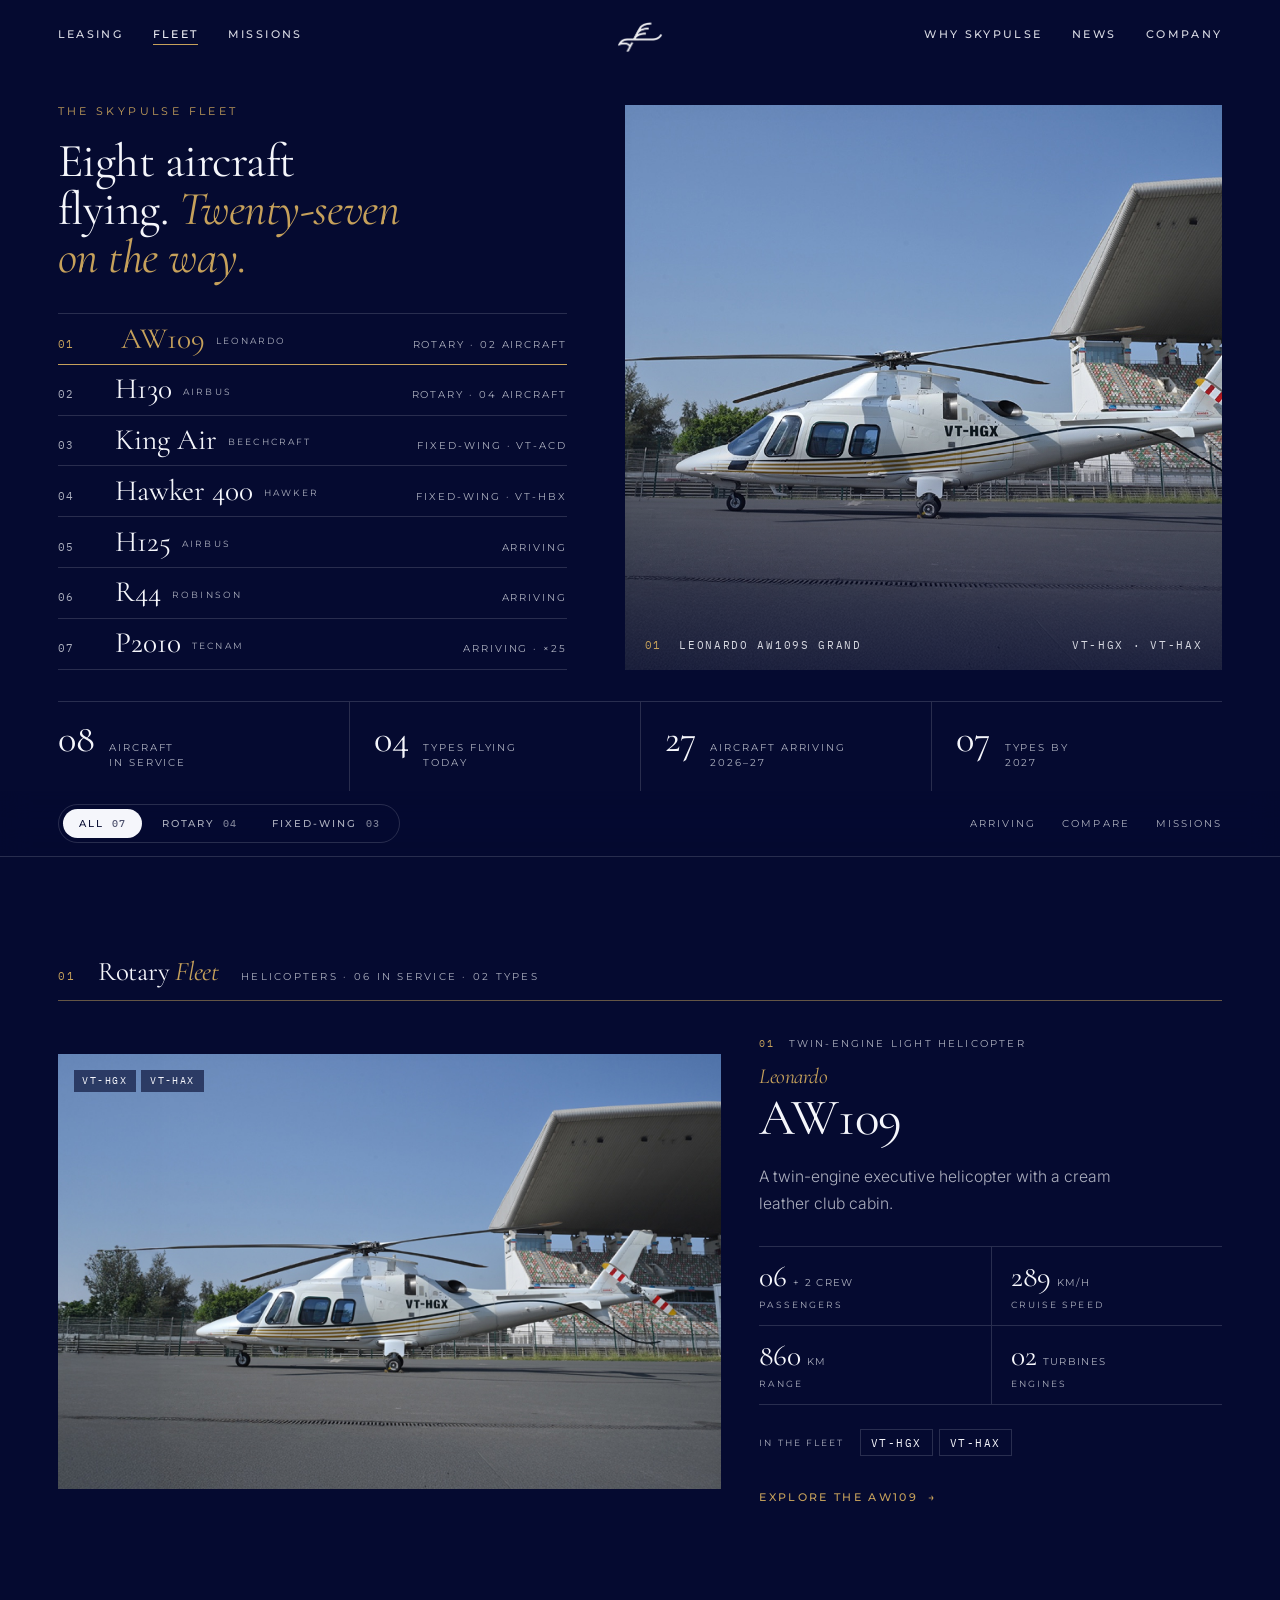
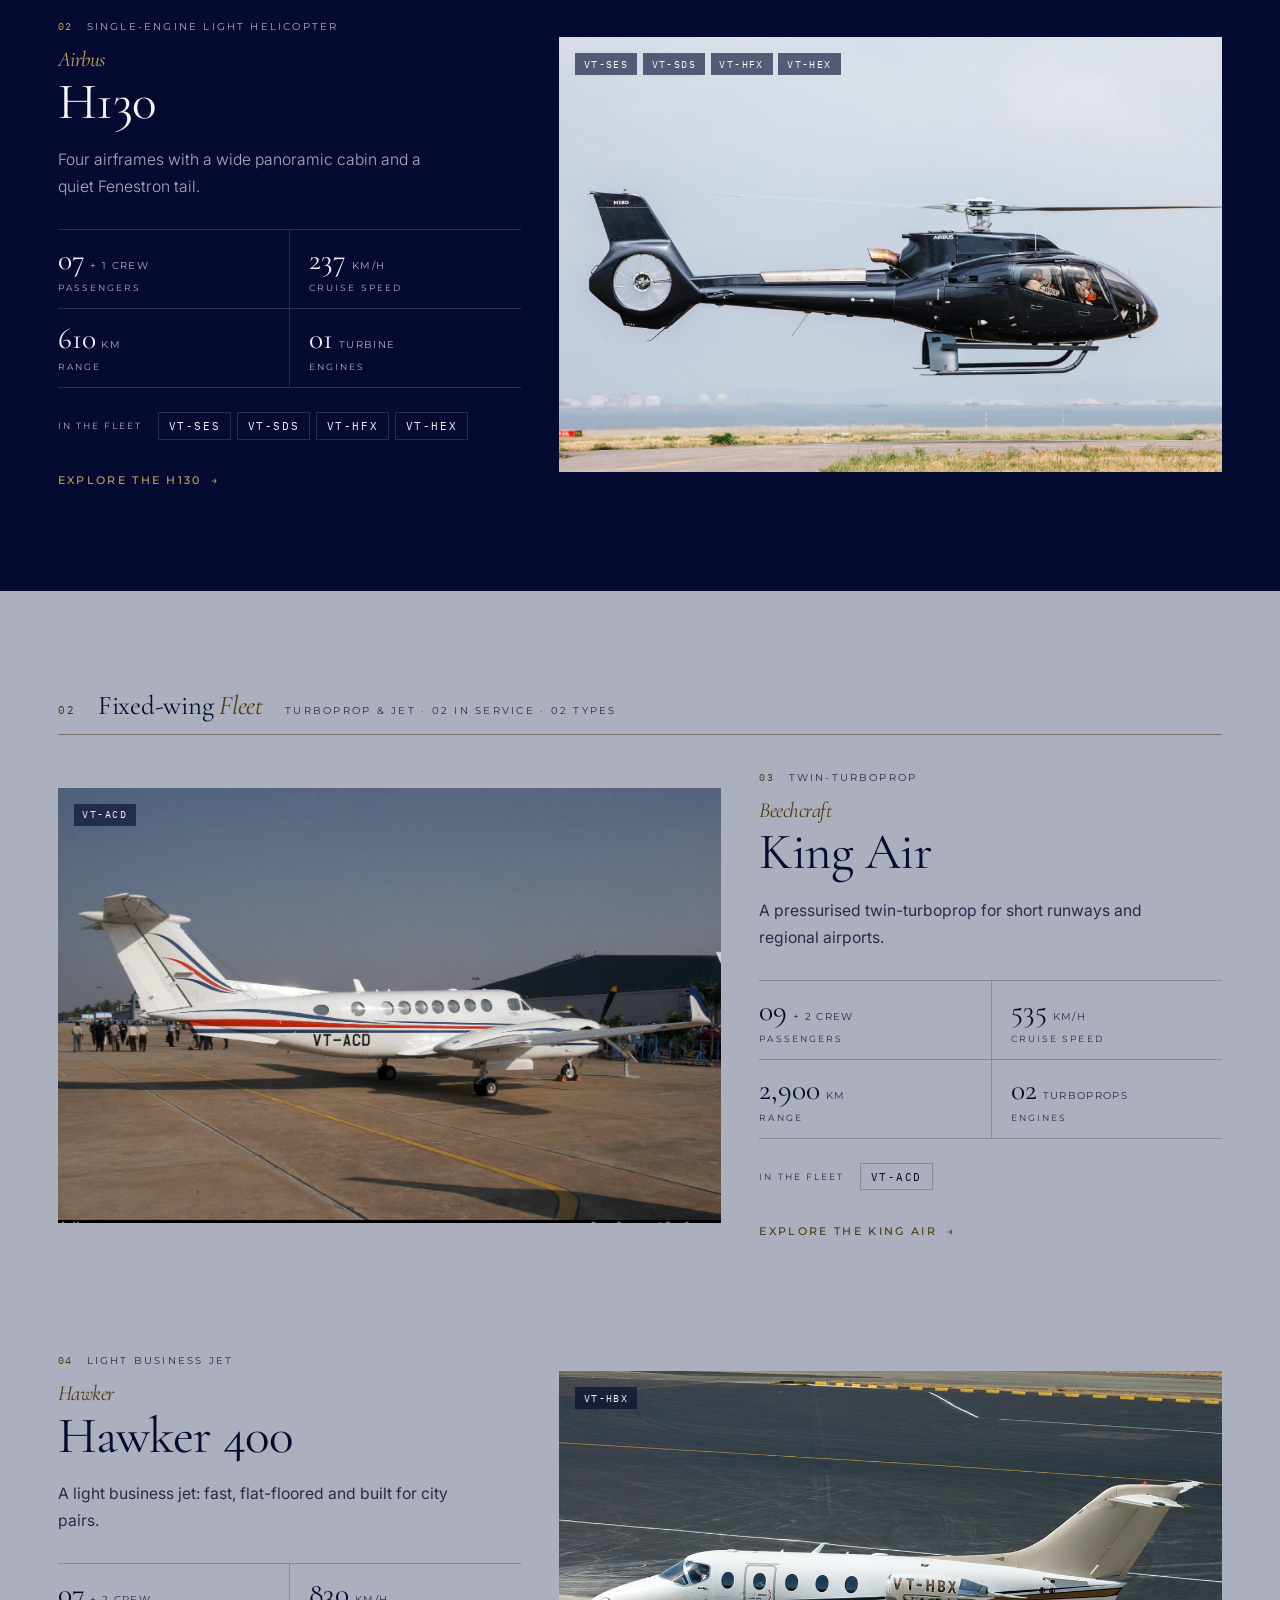
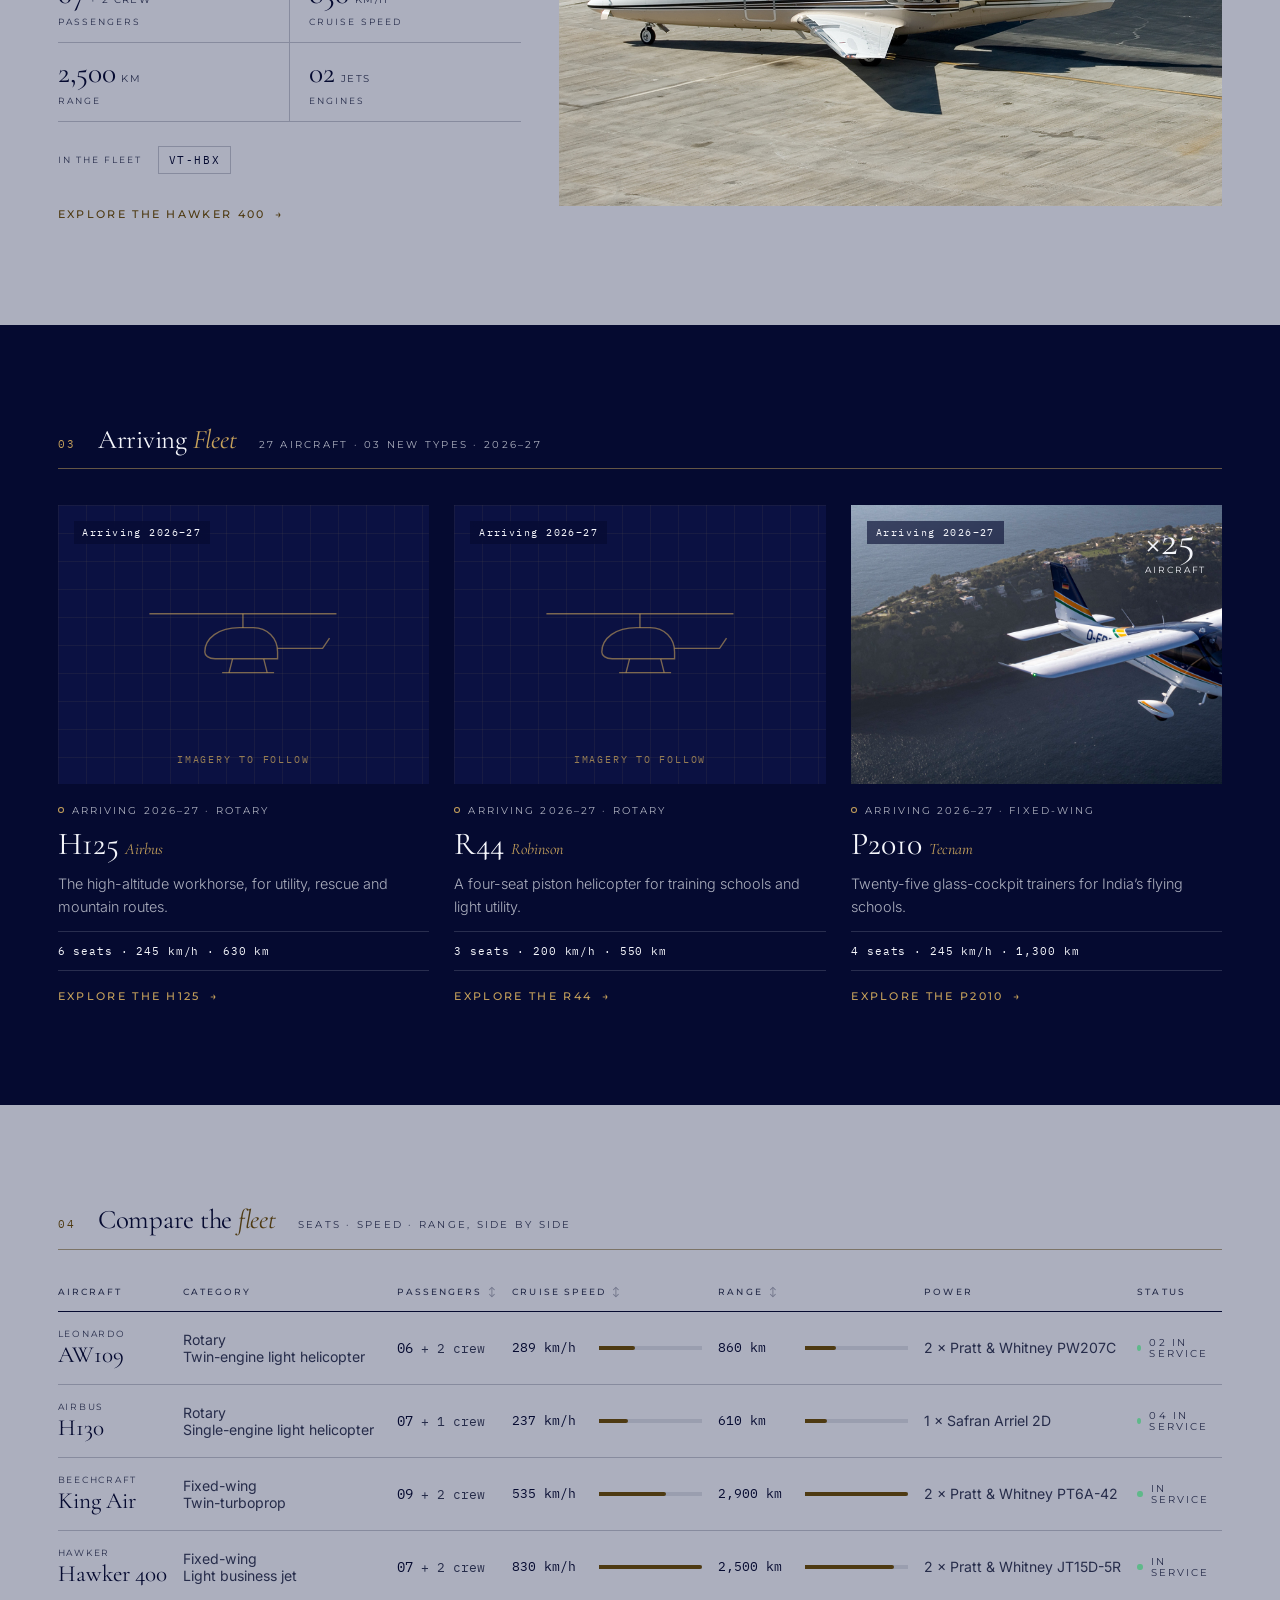
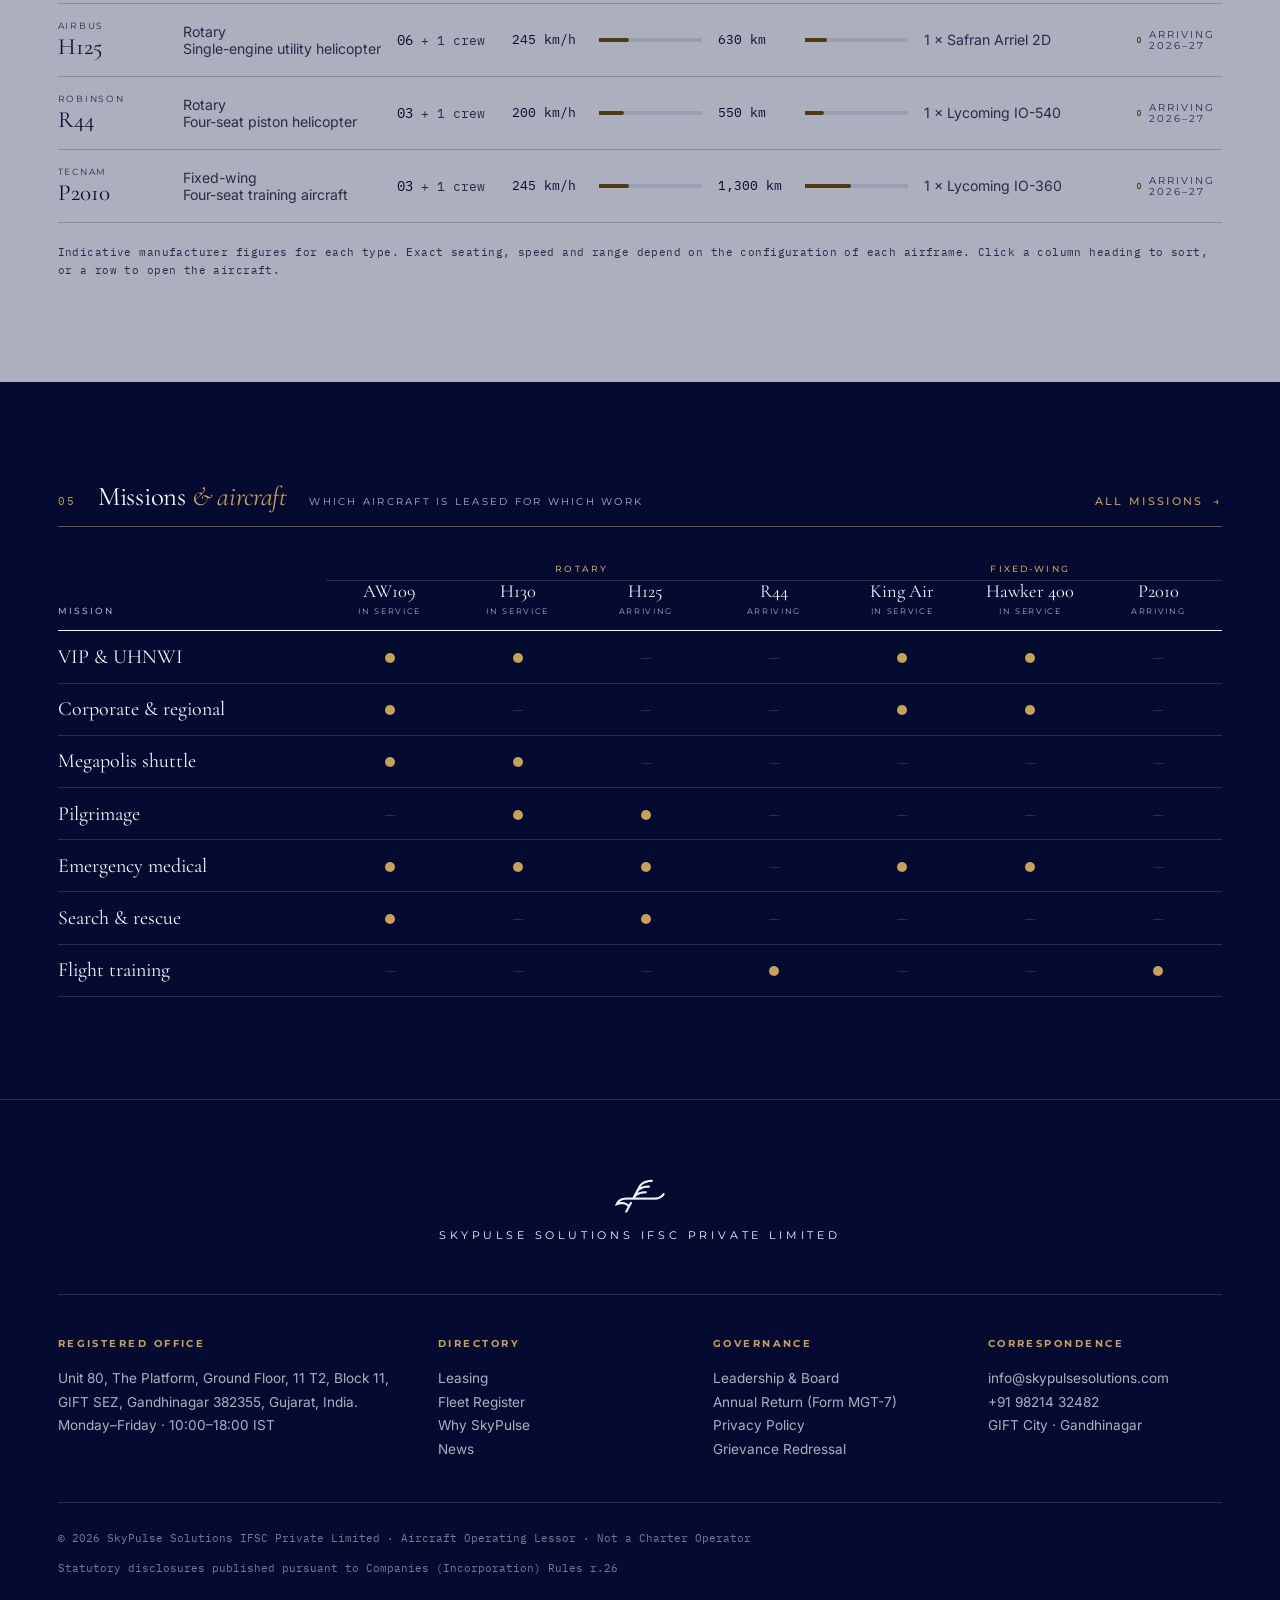
<file: maison/fleet.html>
<!DOCTYPE html>
<html lang="en">
<head>
  <meta name="robots" content="noindex, nofollow" />
  <meta charset="UTF-8" />
  <meta name="viewport" content="width=device-width, initial-scale=1.0" />
  <title>The Fleet — SkyPulse Solutions IFSC</title>
  <link rel="preconnect" href="https://fonts.googleapis.com" />
  <link rel="preconnect" href="https://fonts.gstatic.com" crossorigin />
  <link href="https://fonts.googleapis.com/css2?family=Cormorant+Garamond:ital,wght@0,300;0,400;0,500;1,300;1,400&family=IBM+Plex+Mono:wght@300;400;500&family=Inter:wght@300;400;500&family=Montserrat:wght@400;500;600&display=swap" rel="stylesheet" />
  <link rel="stylesheet" href="maison-sub.css" />
  <style>
    /* ---------- 1. Hero: the fleet as an index ---------- */
    .fx-hero { position: relative; padding: calc(var(--hdr-h) + clamp(1.5rem, 4.5vh, 3rem)) var(--gutter) 0; }
    .fx-hero-in {
      max-width: 1360px; margin: 0 auto;
      display: grid; grid-template-columns: minmax(0, 0.92fr) minmax(0, 1.08fr); gap: clamp(2rem, 4.5vw, 5rem); align-items: stretch;
    }
    .fx-kicker { font-family: var(--label); font-size: 0.66rem; letter-spacing: 0.32em; text-transform: uppercase; color: var(--gold); margin-bottom: 1.2rem; }
    .fx-hero h1 {
      font-family: var(--serif); font-weight: 400; font-size: clamp(2.3rem, 3.7vw, 3.6rem); line-height: 1.02;
      letter-spacing: var(--display-track); margin-bottom: clamp(1.4rem, 3.5vh, 2.4rem); max-width: 15ch;
    }
    .fx-hero h1 em { font-style: italic; color: var(--gold); }

    .fx-index { border-top: 1px solid var(--rule-navy); counter-reset: ix; }
    .fx-ix {
      position: relative; display: grid; grid-template-columns: 2.6rem minmax(0, 1fr) auto; align-items: baseline; gap: 1rem;
      padding: clamp(0.45rem, 1.05vh, 0.75rem) 0; border-bottom: 1px solid var(--rule-navy);
      transition: opacity 0.4s ease;
    }
    .fx-ix .n { font-family: var(--mono); font-size: 0.68rem; letter-spacing: 0.14em; color: var(--on-navy-muted); transition: color 0.3s; }
    .fx-ix .nm { font-family: var(--serif); font-size: clamp(1.5rem, 2.3vw, 2.15rem); line-height: 1.05; transition: color 0.3s, transform 0.5s var(--ease); }
    .fx-ix .nm small { font-family: var(--label); font-size: 0.58rem; letter-spacing: 0.22em; text-transform: uppercase; color: var(--on-navy-muted); margin-left: 0.7rem; vertical-align: 0.4em; }
    .fx-ix .mt { font-family: var(--label); font-size: 0.6rem; letter-spacing: 0.2em; text-transform: uppercase; color: var(--on-navy-muted); text-align: right; }
    .fx-ix::after {
      content: ''; position: absolute; left: 0; bottom: -1px; height: 1px; width: 100%; background: var(--gold);
      transform: scaleX(0); transform-origin: left;
    }
    .fx-ix.is-on .n, .fx-ix.is-on .nm { color: var(--gold); }
    .fx-ix.is-on .nm { transform: translateX(0.35rem); }
    .fx-ix.is-on::after { animation: ixRun var(--ix-dur, 5s) linear forwards; }
    .fx-hero.is-held .fx-ix.is-on::after { animation: none; transform: scaleX(1); }
    .fx-index:hover .fx-ix:not(.is-on) { opacity: 0.55; }
    @keyframes ixRun { to { transform: scaleX(1); } }

    .fx-hero-media { position: relative; margin: 0; min-height: 420px; overflow: hidden; background: var(--navy-2); }
    .fx-hm { position: absolute; inset: 0; opacity: 0; transition: opacity 0.9s ease; }
    .fx-hm.is-on { opacity: 1; }
    .fx-hm img { width: 100%; height: 100%; object-fit: cover; transform: scale(1.06); transition: transform 6s var(--ease); }
    .fx-hm.is-on img { transform: scale(1); }
    .fx-hero-media::after { content: ''; position: absolute; inset: 0; background: linear-gradient(180deg, transparent 55%, rgba(5,10,48,0.7)); pointer-events: none; }
    .fx-hero-cap {
      position: absolute; left: 1.25rem; right: 1.25rem; bottom: 1.1rem; z-index: 2;
      display: flex; justify-content: space-between; align-items: flex-end; gap: 1rem;
      font-family: var(--mono); font-size: 0.66rem; letter-spacing: 0.16em; text-transform: uppercase; color: rgba(245,246,251,0.86);
    }
    .fx-hero-cap b { font-weight: 400; color: var(--gold); }

    .fx-stats {
      max-width: 1360px; margin: clamp(1.5rem, 3.5vh, 2.5rem) auto 0;
      display: grid; grid-template-columns: repeat(4, 1fr); border-top: 1px solid var(--rule-navy);
    }
    .fx-stat { padding: 1.1rem 0 1.3rem; display: flex; align-items: baseline; gap: 0.9rem; }
    .fx-stat + .fx-stat { padding-left: 1.5rem; border-left: 1px solid var(--rule-navy); }
    .fx-stat strong { font-family: var(--serif); font-weight: 400; font-size: clamp(2rem, 3vw, 2.7rem); line-height: 1; color: var(--on-navy); }
    .fx-stat span { font-family: var(--label); font-size: 0.6rem; letter-spacing: 0.2em; text-transform: uppercase; color: var(--on-navy-muted); line-height: 1.6; }

    /* ---------- 2. Sticky category switch ---------- */
    .fx-bar {
      position: sticky; top: var(--bar-top, 0px); z-index: 60;
      transition: top 0.45s var(--ease), background 0.4s ease, color 0.4s ease;
      border-bottom: 1px solid var(--surf-rule);
    }
    .fx-bar.surf-navy { background: rgba(5, 10, 48, 0.94); }
    .fx-bar.surf-grey { background: rgba(172, 175, 190, 0.96); }
    .fx-bar { backdrop-filter: blur(14px); -webkit-backdrop-filter: blur(14px); }
    .fx-bar-in { max-width: 1360px; margin: 0 auto; padding: 0.8rem var(--gutter); display: flex; align-items: center; gap: 1.5rem; }
    .fx-bar-in { max-width: calc(1360px + 2 * var(--gutter)); }
    .fx-seg { display: inline-flex; gap: 0.25rem; padding: 0.25rem; border: 1px solid var(--surf-rule); border-radius: 999px; }
    .fx-seg button {
      display: inline-flex; align-items: center; gap: 0.55rem; padding: 0.5rem 1rem; border-radius: 999px;
      font-family: var(--label); font-size: 0.62rem; font-weight: 500; letter-spacing: 0.2em; text-transform: uppercase;
      color: var(--surf-muted); transition: background 0.3s ease, color 0.3s ease;
    }
    .fx-seg button i { font-style: normal; font-family: var(--mono); letter-spacing: 0.06em; opacity: 0.7; }
    .fx-seg button:hover { color: var(--surf-fg); }
    .fx-seg button[aria-pressed="true"] { background: var(--surf-fg); color: var(--surf-bg); }
    .fx-jump { margin-left: auto; display: flex; gap: 1.6rem; }
    .fx-jump a { font-family: var(--label); font-size: 0.6rem; letter-spacing: 0.22em; text-transform: uppercase; color: var(--surf-muted); transition: color 0.3s; }
    .fx-jump a:hover { color: var(--surf-accent); }

    /* ---------- 3. Category groups: one large row per type ---------- */
    .fx-sec { padding: var(--sec-pad) var(--gutter); scroll-margin-top: 60px; }
    .fx-sec[hidden] { display: none; }
    .fx-row {
      display: grid; grid-template-columns: repeat(12, minmax(0, 1fr)); gap: clamp(1.5rem, 3vw, 3.5rem); align-items: center;
      scroll-margin-top: 140px;
    }
    .fx-row + .fx-row { margin-top: clamp(4rem, 9vw, 7.5rem); }
    .fx-row .fx-media { grid-column: 1 / span 7; }
    .fx-row .fx-info { grid-column: 8 / span 5; }
    .fx-row:nth-child(even of .fx-row) .fx-media { grid-column: 6 / span 7; grid-row: 1; }
    .fx-row:nth-child(even of .fx-row) .fx-info { grid-column: 1 / span 5; grid-row: 1; }

    .fx-media { position: relative; display: block; aspect-ratio: 16 / 10.5; overflow: hidden; background: var(--navy-2); }
    .fx-media > img, .fx-media > video { position: absolute; inset: 0; width: 100%; height: 100%; object-fit: cover; transition: opacity 0.8s ease, transform 1.4s var(--ease); }
    .fx-media .p2, .fx-media video { opacity: 0; }
    .fx-media:hover .p1 { transform: scale(1.035); }
    .fx-media.has-p2:hover .p2 { opacity: 1; transform: scale(1.035); }
    .fx-media.is-playing video { opacity: 1; }
    .fx-media-tag {
      position: absolute; left: 1rem; top: 1rem; z-index: 2; display: flex; gap: 0.35rem; flex-wrap: wrap;
    }
    .fx-media-tag span {
      font-family: var(--mono); font-size: 0.64rem; letter-spacing: 0.14em; padding: 0.3rem 0.55rem;
      background: rgba(5,10,48,0.62); color: #F5F6FB; backdrop-filter: blur(6px); -webkit-backdrop-filter: blur(6px);
    }
    .fx-media-hint {
      position: absolute; right: 1rem; bottom: 1rem; z-index: 2;
      font-family: var(--label); font-size: 0.58rem; letter-spacing: 0.22em; text-transform: uppercase; color: #F5F6FB;
      opacity: 0; transform: translateY(6px); transition: opacity 0.4s ease, transform 0.5s var(--ease);
    }
    .fx-media:hover .fx-media-hint { opacity: 0.9; transform: none; }

    .fx-class { display: flex; gap: 0.9rem; align-items: baseline; font-family: var(--label); font-size: 0.62rem; letter-spacing: 0.22em; text-transform: uppercase; color: var(--surf-muted); margin-bottom: 1rem; }
    .fx-class b { font-family: var(--mono); font-weight: 400; color: var(--surf-accent); letter-spacing: 0.14em; }
    .fx-name { font-family: var(--serif); font-weight: 400; font-size: clamp(2.4rem, 4vw, 3.6rem); line-height: 1; letter-spacing: var(--display-track); }
    .fx-name small { display: block; font-size: 0.42em; font-style: italic; color: var(--surf-accent); margin-bottom: 0.35rem; }
    .fx-line { margin: 1.2rem 0 1.8rem; font-size: 0.98rem; line-height: 1.7; font-weight: 300; color: var(--surf-muted); max-width: 40ch; }
    .surf-grey .fx-line { font-weight: 400; }
    .fx-specs { display: grid; grid-template-columns: repeat(2, minmax(0, 1fr)); border-top: 1px solid var(--surf-rule); }
    .fx-specs > div { padding: 0.95rem 0; border-bottom: 1px solid var(--surf-rule); }
    .fx-specs > div:nth-child(even) { padding-left: 1.2rem; border-left: 1px solid var(--surf-rule); }
    .fx-specs dd { font-family: var(--serif); font-size: 1.85rem; line-height: 1; }
    .fx-specs dd small { font-family: var(--label); font-size: 0.6rem; letter-spacing: 0.14em; margin-left: 0.35rem; color: var(--surf-muted); text-transform: uppercase; }
    .fx-specs dt { order: 2; font-family: var(--label); font-size: 0.58rem; letter-spacing: 0.22em; text-transform: uppercase; color: var(--surf-muted); margin-top: 0.45rem; }
    .fx-specs > div { display: flex; flex-direction: column; }
    .fx-regs { display: flex; align-items: center; flex-wrap: wrap; gap: 0.4rem; margin: 1.5rem 0 1.8rem; }
    .fx-regs > span:first-child { font-family: var(--label); font-size: 0.58rem; letter-spacing: 0.22em; text-transform: uppercase; color: var(--surf-muted); margin-right: 0.6rem; }

    /* ---------- 4. Arriving ---------- */
    .fx-arr { display: grid; grid-template-columns: repeat(3, minmax(0, 1fr)); gap: clamp(1rem, 2vw, 1.8rem); }
    .fx-card { display: flex; flex-direction: column; scroll-margin-top: 140px; }
    .fx-card[hidden] { display: none; }
    .fx-card .fx-media { aspect-ratio: 4 / 3; }
    .fx-card-body { padding-top: 1.3rem; display: flex; flex-direction: column; gap: 0.75rem; flex: 1; }
    .fx-card h3 { font-family: var(--serif); font-weight: 400; font-size: 2rem; line-height: 1; }
    .fx-card h3 small { font-size: 0.5em; font-style: italic; color: var(--surf-accent); margin-left: 0.4rem; }
    .fx-card p { font-size: 0.9rem; line-height: 1.65; font-weight: 300; color: var(--surf-muted); }
    .fx-card .fx-mini { font-family: var(--mono); font-size: 0.68rem; letter-spacing: 0.08em; color: var(--surf-fg); padding: 0.75rem 0; border-block: 1px solid var(--surf-rule); }
    .fx-card .fl-link { margin-top: auto; padding-top: 0.4rem; }
    .fx-count {
      position: absolute; right: 1rem; top: 1rem; z-index: 2; font-family: var(--serif); font-size: 2.6rem; line-height: 1; color: #F5F6FB;
      text-shadow: 0 2px 16px rgba(5,10,48,0.5);
    }
    .fx-count small { font-family: var(--label); font-size: 0.55rem; letter-spacing: 0.22em; text-transform: uppercase; display: block; text-align: right; margin-top: 0.2rem; }

    /* ---------- 5. Compare ---------- */
    .fx-scroll { overflow-x: auto; -webkit-overflow-scrolling: touch; }
    .fx-table { width: 100%; min-width: 880px; border-collapse: collapse; }
    .fx-table th {
      text-align: left; font-family: var(--label); font-size: 0.58rem; font-weight: 500; letter-spacing: 0.22em; text-transform: uppercase;
      color: var(--surf-muted); padding: 0 1rem 0.9rem 0; border-bottom: 1px solid var(--surf-fg); white-space: nowrap; vertical-align: bottom;
    }
    .fx-table th button { font: inherit; letter-spacing: inherit; text-transform: inherit; color: inherit; display: inline-flex; gap: 0.4rem; align-items: center; }
    .fx-table th button::after { content: '↕'; font-family: var(--sans); opacity: 0.45; letter-spacing: 0; }
    .fx-table th button[aria-sort="descending"]::after { content: '↓'; opacity: 1; color: var(--surf-accent); }
    .fx-table th button:hover { color: var(--surf-fg); }
    .fx-table td { padding: 1.05rem 1rem 1.05rem 0; border-bottom: 1px solid var(--surf-rule); vertical-align: middle; font-size: 0.88rem; }
    .fx-table tbody tr { transition: background 0.25s ease; cursor: pointer; }
    .fx-table tbody tr:hover { background: var(--surf-card); }
    .fx-table tbody tr[hidden] { display: none; }
    .fx-t-name { font-family: var(--serif); font-size: 1.45rem; line-height: 1.05; white-space: nowrap; }
    .fx-t-name small { display: block; font-family: var(--label); font-size: 0.55rem; letter-spacing: 0.2em; text-transform: uppercase; color: var(--surf-muted); margin-bottom: 0.3rem; }
    .fx-t-num { font-family: var(--mono); font-size: 0.8rem; white-space: nowrap; }
    .fx-t-bar { display: grid; grid-template-columns: 4.6rem minmax(80px, 1fr); align-items: center; gap: 0.8rem; min-width: 190px; }
    .fx-t-bar i { display: block; height: 4px; border-radius: 0 4px 4px 0; background: var(--surf-accent); transform-origin: left; transition: width 0.7s var(--ease); }
    .fx-t-track { position: relative; height: 4px; background: color-mix(in srgb, var(--surf-fg) 10%, transparent); }
    .fx-t-track i { position: absolute; left: 0; top: 0; height: 100%; }
    .fx-t-dim { color: var(--surf-muted); font-size: 0.82rem; white-space: nowrap; }
    .fx-swipe { display: none; font-family: var(--label); font-size: 0.56rem; letter-spacing: 0.22em; text-transform: uppercase; color: var(--surf-muted); margin-bottom: 0.9rem; }
    .fx-note { margin-top: 1.3rem; font-family: var(--mono); font-size: 0.66rem; letter-spacing: 0.04em; color: var(--surf-muted); line-height: 1.7; }

    /* ---------- 6. Missions matrix ---------- */
    .fx-matrix { width: 100%; min-width: 820px; border-collapse: collapse; table-layout: fixed; }
    .fx-matrix col.mcol { width: 23%; }
    .fx-matrix thead th { padding: 0 0.5rem 0.9rem; text-align: center; vertical-align: bottom; border-bottom: 1px solid var(--surf-fg); }
    .fx-matrix thead th:first-child { text-align: left; padding-left: 0; font-family: var(--label); font-size: 0.58rem; font-weight: 500; letter-spacing: 0.22em; text-transform: uppercase; color: var(--surf-muted); }
    .fx-matrix .grp th { border-bottom: none; padding-bottom: 0.4rem; font-family: var(--label); font-size: 0.56rem; letter-spacing: 0.24em; text-transform: uppercase; color: var(--surf-accent); font-weight: 500; }
    .fx-matrix .grp th[colspan] { border-bottom: 1px solid var(--surf-rule); }
    .fx-matrix .ac th a { font-family: var(--serif); font-weight: 400; font-size: 1.15rem; line-height: 1.1; display: inline-block; transition: color 0.25s; }
    .fx-matrix .ac th a:hover { color: var(--surf-accent); }
    .fx-matrix .ac th small { display: block; font-family: var(--label); font-size: 0.52rem; letter-spacing: 0.2em; text-transform: uppercase; color: var(--surf-muted); margin-top: 0.3rem; font-weight: 400; }
    .fx-matrix tbody th { text-align: left; font-family: var(--serif); font-weight: 400; font-size: 1.25rem; padding: 0.85rem 0; border-bottom: 1px solid var(--surf-rule); }
    .fx-matrix td { text-align: center; border-bottom: 1px solid var(--surf-rule); transition: background 0.25s ease; }
    .fx-matrix tbody tr:hover td, .fx-matrix tbody tr:hover th, .fx-matrix td.col-hi, .fx-matrix th.col-hi { background: var(--surf-card); }
    .fx-dot { display: inline-block; width: 10px; height: 10px; border-radius: 50%; background: var(--surf-accent); }
    .fx-dash { display: inline-block; width: 10px; height: 1px; background: var(--surf-rule); vertical-align: middle; }
    .fx-matrix [hidden] { display: none; }

    /* ---------- Responsive ---------- */
    @media (max-width: 980px) {
      .fx-hero-in { grid-template-columns: 1fr; }
      .fx-hero-media { order: -1; min-height: 0; aspect-ratio: 16 / 10; }
      .fx-stats { grid-template-columns: repeat(2, 1fr); }
      .fx-stat:nth-child(3) { padding-left: 0; border-left: none; }
      .fx-stat:nth-child(n+3) { border-top: 1px solid var(--rule-navy); }
      .fx-row .fx-media, .fx-row .fx-info,
      .fx-row:nth-child(even of .fx-row) .fx-media, .fx-row:nth-child(even of .fx-row) .fx-info { grid-column: 1 / -1; grid-row: auto; }
      .fx-arr { grid-template-columns: 1fr 1fr; }
      .fx-jump { display: none; }
    }
    @media (max-width: 620px) {
      .fx-hero h1 { max-width: none; }
      .fx-ix { grid-template-columns: 2rem minmax(0, 1fr) auto; }
      .fx-ix .nm small { display: none; }
      #fxCapR { display: none; }
      .fx-hero-cap { white-space: nowrap; }
      .fx-stat { flex-direction: column; gap: 0.5rem; }
      .fx-arr { grid-template-columns: 1fr; }
      .fx-swipe { display: block; }
      .fx-bar-in { padding-inline: 1rem; }
      .fx-seg { width: 100%; }
      .fx-seg button { flex: 1; justify-content: center; padding-inline: 0.4rem; letter-spacing: 0.14em; }
      .fx-table th:first-child, .fx-table td:first-child, .fx-matrix thead tr > th:first-child, .fx-matrix tbody th {
        position: sticky; left: 0; z-index: 1; background: var(--surf-bg);
      }
    }
  </style>
</head>
<body>
  <header class="header" id="header">
    <nav class="header-nav" aria-label="Left navigation">
      <a href="./#about">Leasing</a>
      <a href="fleet.html" aria-current="page">Fleet</a>
      <a href="./#missions">Missions</a>
    </nav>
    <a href="./" class="crest" aria-label="SkyPulse Solutions IFSC home">
      <img src="media/mark.png" alt="SkyPulse feather crest" />
    </a>
    <nav class="header-nav right" aria-label="Right navigation">
      <a href="./#why">Why SkyPulse</a>
      <a href="./#journal">News</a>
      <a href="#footer" class="keep">Company</a>
    </nav>
  </header>

  <main>
    <!-- 1. HERO — the whole fleet as an index; hover a name to see the aircraft -->
    <section class="fx-hero surf-navy" id="top" data-theme="dark">
      <div class="fx-hero-in">
        <div class="fx-hero-text">
          <p class="fx-kicker">The SkyPulse Fleet</p>
          <h1>Eight aircraft flying. <em>Twenty-seven on the way.</em></h1>
          <ol class="fx-index" id="fxIndex"></ol>
        </div>
        <figure class="fx-hero-media" id="fxHeroMedia" aria-hidden="true">
          <figcaption class="fx-hero-cap"><span id="fxCapL"></span><span id="fxCapR"></span></figcaption>
        </figure>
      </div>
      <div class="fx-stats">
        <div class="fx-stat"><strong>08</strong><span>Aircraft<br/>in service</span></div>
        <div class="fx-stat"><strong>04</strong><span>Types flying<br/>today</span></div>
        <div class="fx-stat"><strong>27</strong><span>Aircraft arriving<br/>2026–27</span></div>
        <div class="fx-stat"><strong>07</strong><span>Types by<br/>2027</span></div>
      </div>
    </section>

    <!-- 2. Category switch (sticky) -->
    <div class="fx-bar surf-navy" id="fxBar">
      <div class="fx-bar-in">
        <div class="fx-seg" role="group" aria-label="Show aircraft">
          <button type="button" data-f="all" aria-pressed="true">All <i>07</i></button>
          <button type="button" data-f="rotary" aria-pressed="false">Rotary <i>04</i></button>
          <button type="button" data-f="fixed" aria-pressed="false">Fixed-wing <i>03</i></button>
        </div>
        <nav class="fx-jump" aria-label="On this page">
          <a href="#arriving">Arriving</a>
          <a href="#compare">Compare</a>
          <a href="#roles">Missions</a>
        </nav>
      </div>
    </div>

    <!-- 3. Rotary -->
    <section class="fx-sec fx-group surf-navy" id="rotary" data-cat="rotary" data-theme="dark">
      <div class="wrap">
        <header class="fleet-ledger">
          <span class="fl-num">01</span>
          <h2 class="fl-title">Rotary <em>Fleet</em></h2>
          <span class="fl-meta">Helicopters · 06 in service · 02 types</span>
        </header>
        <div class="fx-rows" data-rows="rotary"></div>
      </div>
    </section>

    <!-- 4. Fixed-wing -->
    <section class="fx-sec fx-group surf-grey" id="fixed-wing" data-cat="fixed" data-theme="light">
      <div class="wrap">
        <header class="fleet-ledger">
          <span class="fl-num">02</span>
          <h2 class="fl-title">Fixed-wing <em>Fleet</em></h2>
          <span class="fl-meta">Turboprop &amp; jet · 02 in service · 02 types</span>
        </header>
        <div class="fx-rows" data-rows="fixed"></div>
      </div>
    </section>

    <!-- 5. Arriving -->
    <section class="fx-sec surf-navy" id="arriving" data-theme="dark">
      <div class="wrap">
        <header class="fleet-ledger">
          <span class="fl-num">03</span>
          <h2 class="fl-title">Arriving <em>Fleet</em></h2>
          <span class="fl-meta">27 aircraft · 03 new types · 2026–27</span>
        </header>
        <div class="fx-arr" id="fxArr"></div>
      </div>
    </section>

    <!-- 6. Compare -->
    <section class="fx-sec surf-grey" id="compare" data-theme="light">
      <div class="wrap">
        <header class="fleet-ledger">
          <span class="fl-num">04</span>
          <h2 class="fl-title">Compare the <em>fleet</em></h2>
          <span class="fl-meta">Seats · speed · range, side by side</span>
        </header>
        <p class="fx-swipe" aria-hidden="true">Swipe the table →</p>
        <div class="fx-scroll">
          <table class="fx-table" id="fxTable">
            <thead>
              <tr>
                <th scope="col">Aircraft</th>
                <th scope="col">Category</th>
                <th scope="col"><button type="button" data-sort="seats" aria-sort="none">Passengers</button></th>
                <th scope="col"><button type="button" data-sort="cruise" aria-sort="none">Cruise speed</button></th>
                <th scope="col"><button type="button" data-sort="range" aria-sort="none">Range</button></th>
                <th scope="col">Power</th>
                <th scope="col">Status</th>
              </tr>
            </thead>
            <tbody></tbody>
          </table>
        </div>
        <p class="fx-note">Indicative manufacturer figures for each type. Exact seating, speed and range depend on the configuration of each airframe. Click a column heading to sort, or a row to open the aircraft.</p>
      </div>
    </section>

    <!-- 7. Missions × aircraft -->
    <section class="fx-sec surf-navy" id="roles" data-theme="dark">
      <div class="wrap">
        <header class="fleet-ledger">
          <span class="fl-num">05</span>
          <h2 class="fl-title">Missions <em>&amp; aircraft</em></h2>
          <span class="fl-meta">Which aircraft is leased for which work</span>
          <a class="fl-link" href="./#missions">All missions <span aria-hidden="true">→</span></a>
        </header>
        <p class="fx-swipe" aria-hidden="true">Swipe the table →</p>
        <div class="fx-scroll">
          <table class="fx-matrix" id="fxMatrix"></table>
        </div>
      </div>
    </section>
  </main>

  <footer id="footer" class="surf-join" style="--surf-rule: rgba(245,246,251,0.15)" data-theme="dark">
    <div class="footer-crest">
      <img src="media/mark.png" alt="SkyPulse feather crest" />
      <span>SkyPulse Solutions IFSC Private Limited</span>
    </div>
    <div class="footer-cols">
      <div><h4>Registered Office</h4><p>Unit 80, The Platform, Ground Floor, 11 T2, Block 11, GIFT SEZ, Gandhinagar 382355, Gujarat, India.<br/>Monday–Friday · 10:00–18:00 IST</p></div>
      <div><h4>Directory</h4><ul><li><a href="./#about">Leasing</a></li><li><a href="fleet.html">Fleet Register</a></li><li><a href="./#why">Why SkyPulse</a></li><li><a href="./#journal">News</a></li></ul></div>
      <div><h4>Governance</h4><ul><li>Leadership &amp; Board</li><li>Annual Return (Form MGT-7)</li><li>Privacy Policy</li><li>Grievance Redressal</li></ul></div>
      <div><h4>Correspondence</h4><ul><li>info@skypulsesolutions.com</li><li>+91 98214 32482</li><li>GIFT City · Gandhinagar</li></ul></div>
    </div>
    <div class="footer-legal">
      <span>© 2026 SkyPulse Solutions IFSC Private Limited · Aircraft Operating Lessor · Not a Charter Operator</span>
      <span>Statutory disclosures published pursuant to Companies (Incorporation) Rules r.26</span>
    </div>
  </footer>

  <script src="maison-fleet-data.js"></script>
  <script src="maison-sub.js"></script>
  <script>
  (() => {
    const { FLEET, MISSIONS } = window.SKY_FLEET;
    const PAGE = 'aircraft.html?a=';
    const pad = n => String(n).padStart(2, '0');
    const fmt = n => n.toLocaleString('en-IN');
    const catLabel = c => c === 'rotary' ? 'Rotary' : 'Fixed-wing';
    const reduced = matchMedia('(prefers-reduced-motion: reduce)').matches;
    // Display order: in service first, each category together
    const ORDER = ['aw109', 'h130', 'kingair', 'hawker', 'h125', 'r44', 'p2010'];
    const byKey = Object.fromEntries(FLEET.map(a => [a.key, a]));
    const list = ORDER.map(k => byKey[k]);
    const anchor = a => (a.status === 'service' ? 'a-' : 'arr-') + a.key;
    const drafting = (a, note = 'Imagery to follow') => `<div class="drafting">${a.drawing}<small>${note}</small></div>`;

    /* ---- Hero index ---- */
    const ix = document.getElementById('fxIndex');
    const hm = document.getElementById('fxHeroMedia');
    const capL = document.getElementById('fxCapL'), capR = document.getElementById('fxCapR');
    ix.innerHTML = list.map((a, i) => {
      const meta = a.status === 'service'
        ? `${catLabel(a.cat)} · ${a.regs.length > 1 ? pad(a.regs.length) + ' aircraft' : a.regs[0].reg}`
        : `Arriving${a.count ? ' · ×' + a.count : ''}`;
      return `<li><a class="fx-ix" href="#${anchor(a)}" data-key="${a.key}"><span class="n">${pad(i + 1)}</span><span class="nm">${a.name}<small>${a.maker}</small></span><span class="mt">${meta}</span></a></li>`;
    }).join('');
    hm.insertAdjacentHTML('afterbegin', list.map(a => {
      const p = a.photos[0];
      return `<div class="fx-hm" data-key="${a.key}">${p ? `<img src="${p.src}" alt="" style="object-position:${p.pos}" ${a.key === 'aw109' ? '' : 'loading="lazy"'} />` : drafting(a)}</div>`;
    }).join(''));
    const items = [...ix.querySelectorAll('.fx-ix')];
    const frames = [...hm.querySelectorAll('.fx-hm')];
    let cur = 0, timer = null;
    const DUR = 5000;
    ix.style.setProperty('--ix-dur', DUR + 'ms');
    function show(i) {
      cur = (i + items.length) % items.length;
      const a = list[cur];
      items.forEach((el, j) => {
        el.classList.toggle('is-on', j === cur);
        if (j === cur) { el.style.animation = 'none'; void el.offsetWidth; el.style.animation = ''; }
      });
      frames.forEach((f, j) => f.classList.toggle('is-on', j === cur));
      capL.innerHTML = `<b>${pad(cur + 1)}</b> &nbsp;${a.full}`;
      capR.textContent = a.status === 'service' ? a.regs.map(r => r.reg).join(' · ') : 'Arriving ' + a.when;
    }
    const heroSec = document.querySelector('.fx-hero');
    function auto() { clearInterval(timer); if (!reduced) timer = setInterval(() => show(cur + 1), DUR); }
    items.forEach((el, i) => {
      el.addEventListener('mouseenter', () => { heroSec.classList.add('is-held'); clearInterval(timer); show(i); });
      el.addEventListener('focus', () => { heroSec.classList.add('is-held'); clearInterval(timer); show(i); });
      el.addEventListener('click', () => setFilter('all', false));
    });
    ix.addEventListener('mouseleave', () => { heroSec.classList.remove('is-held'); auto(); });
    show(0);
    if (reduced) heroSec.classList.add('is-held');
    auto();

    /* ---- Rows ---- */
    function specs(a) {
      const pw = a.power.split(' ');
      return `<dl class="fx-specs">
        <div><dt>Passengers</dt><dd>${pad(a.seats)}<small>+ ${a.crew} crew</small></dd></div>
        <div><dt>Cruise speed</dt><dd>${a.cruise}<small>km/h</small></dd></div>
        <div><dt>Range</dt><dd>${fmt(a.range)}<small>km</small></dd></div>
        <div><dt>Engines</dt><dd>${pw[0] === 'Twin' ? '02' : '01'}<small>${pw[1]}${pw[0] === 'Twin' ? 's' : ''}</small></dd></div>
      </dl>`;
    }
    function media(a, cls = '') {
      const [p1, p2] = a.photos;
      const tags = a.status === 'service' ? a.regs.map(r => `<span>${r.reg}</span>`).join('') : `<span>Arriving ${a.when}</span>`;
      const body = p1
        ? `<img class="p1" src="${p1.src}" alt="${p1.alt}" style="object-position:${p1.pos}" loading="lazy" />` +
          (p2 && !a.video ? `<img class="p2" src="${p2.src}" alt="" style="object-position:${p2.pos}" loading="lazy" />` : '') +
          (a.video ? `<video muted loop playsinline preload="none" style="${a.videoScale ? `transform:scale(${a.videoScale})` : ''}"><source src="${a.video}" type="video/mp4" /></video>` : '')
        : drafting(a);
      const hint = a.video ? 'Hover to fly' : (p2 ? 'Hover for cabin' : '');
      return `<a class="fx-media ${cls} ${p2 && !a.video ? 'has-p2' : ''}" href="${PAGE}${a.key}" aria-label="Open the ${a.full}">${body}<span class="fx-media-tag">${tags}</span>${a.count ? `<span class="fx-count">×${a.count}<small>aircraft</small></span>` : ''}${hint ? `<span class="fx-media-hint">${hint}</span>` : ''}</a>`;
    }
    ['rotary', 'fixed'].forEach(cat => {
      const box = document.querySelector(`[data-rows="${cat}"]`);
      box.innerHTML = list.filter(a => a.cat === cat && a.status === 'service').map(a => {
        const n = list.indexOf(a) + 1;
        return `<article class="fx-row" id="${anchor(a)}">
          ${media(a, 'rv')}
          <div class="fx-info rv">
            <p class="fx-class"><b>${pad(n)}</b>${a.klass}</p>
            <h3 class="fx-name"><small>${a.maker}</small>${a.name}</h3>
            <p class="fx-line">${a.line}</p>
            ${specs(a)}
            <div class="fx-regs"><span>In the fleet</span>${a.regs.map(r => `<span class="plate">${r.reg}</span>`).join('')}</div>
            <a class="fl-link" href="${PAGE}${a.key}">Explore the ${a.name} <span aria-hidden="true">→</span></a>
          </div>
        </article>`;
      }).join('');
    });

    /* ---- Arriving cards ---- */
    document.getElementById('fxArr').innerHTML = list.filter(a => a.status === 'arriving').map(a => `
      <article class="fx-card rv" id="${anchor(a)}" data-cat="${a.cat}">
        ${media(a)}
        <div class="fx-card-body">
          <span class="status-dot arriving">Arriving ${a.when} · ${catLabel(a.cat)}</span>
          <h3>${a.name}<small>${a.maker}</small></h3>
          <p>${a.line}</p>
          <div class="fx-mini">${a.seats + (a.key === 'p2010' ? 1 : 0)} seats · ${a.cruise} km/h · ${fmt(a.range)} km</div>
          <a class="fl-link" href="${PAGE}${a.key}">Explore the ${a.name} <span aria-hidden="true">→</span></a>
        </div>
      </article>`).join('');

    /* ---- Compare table ---- */
    const tbody = document.querySelector('#fxTable tbody');
    const max = { cruise: Math.max(...list.map(a => a.cruise)), range: Math.max(...list.map(a => a.range)) };
    tbody.innerHTML = list.map(a => `
      <tr data-key="${a.key}" data-cat="${a.cat}">
        <td><a class="fx-t-name" href="${PAGE}${a.key}"><small>${a.maker}</small>${a.name}</a></td>
        <td class="fx-t-dim">${catLabel(a.cat)}<br/>${a.klass}</td>
        <td class="fx-t-num">${pad(a.seats)} <span class="fx-t-dim">+ ${a.crew} crew</span></td>
        <td><div class="fx-t-bar"><span class="fx-t-num">${a.cruise} km/h</span><span class="fx-t-track"><i style="width:${(a.cruise / max.cruise * 100).toFixed(1)}%"></i></span></div></td>
        <td><div class="fx-t-bar"><span class="fx-t-num">${fmt(a.range)} km</span><span class="fx-t-track"><i style="width:${(a.range / max.range * 100).toFixed(1)}%"></i></span></div></td>
        <td class="fx-t-dim">${a.engines}</td>
        <td><span class="status-dot ${a.status === 'arriving' ? 'arriving' : ''}">${a.status === 'service' ? (a.regs.length > 1 ? pad(a.regs.length) + ' in service' : 'In service') : 'Arriving ' + a.when}</span></td>
      </tr>`).join('');
    tbody.addEventListener('click', e => {
      if (e.target.closest('a')) return;
      const tr = e.target.closest('tr'); if (tr) location.href = PAGE + tr.dataset.key;
    });
    const sortBtns = [...document.querySelectorAll('#fxTable [data-sort]')];
    sortBtns.forEach(b => b.addEventListener('click', () => {
      const on = b.getAttribute('aria-sort') !== 'descending';
      sortBtns.forEach(x => x.setAttribute('aria-sort', 'none'));
      const rows = [...tbody.children];
      if (on) {
        b.setAttribute('aria-sort', 'descending');
        rows.sort((r1, r2) => byKey[r2.dataset.key][b.dataset.sort] - byKey[r1.dataset.key][b.dataset.sort]);
      } else {
        rows.sort((r1, r2) => ORDER.indexOf(r1.dataset.key) - ORDER.indexOf(r2.dataset.key));
      }
      rows.forEach(r => tbody.appendChild(r));
    }));

    /* ---- Missions matrix ---- */
    const cols = ['rotary', 'fixed'].flatMap(c => list.filter(a => a.cat === c));
    const nRot = cols.filter(a => a.cat === 'rotary').length;
    document.getElementById('fxMatrix').innerHTML = `
      <colgroup><col class="mcol" />${cols.map(() => '<col />').join('')}</colgroup>
      <thead>
        <tr class="grp"><th></th><th colspan="${nRot}" data-cat="rotary">Rotary</th><th colspan="${cols.length - nRot}" data-cat="fixed">Fixed-wing</th></tr>
        <tr class="ac"><th scope="col">Mission</th>${cols.map((a, i) => `<th scope="col" data-col="${i}" data-cat="${a.cat}"><a href="${PAGE}${a.key}">${a.name}</a><small>${a.status === 'service' ? 'In service' : 'Arriving'}</small></th>`).join('')}</tr>
      </thead>
      <tbody>${MISSIONS.map(m => `<tr><th scope="row">${m.label}</th>${cols.map((a, i) => {
        const on = a.missions.includes(m.key);
        return `<td data-col="${i}" data-cat="${a.cat}">${on ? `<span class="fx-dot" role="img" aria-label="${a.name}: yes"></span>` : `<span class="fx-dash" role="img" aria-label="${a.name}: no"></span>`}</td>`;
      }).join('')}</tr>`).join('')}</tbody>`;
    const mx = document.getElementById('fxMatrix');
    mx.addEventListener('mouseover', e => {
      const c = e.target.closest('[data-col]')?.dataset.col;
      mx.querySelectorAll('.col-hi').forEach(x => x.classList.remove('col-hi'));
      if (c != null) mx.querySelectorAll(`[data-col="${c}"]`).forEach(x => x.classList.add('col-hi'));
    });
    mx.addEventListener('mouseleave', () => mx.querySelectorAll('.col-hi').forEach(x => x.classList.remove('col-hi')));

    /* ---- Hover: play video / show second photo ---- */
    document.querySelectorAll('.fx-media').forEach(m => {
      const v = m.querySelector('video'); if (!v) return;
      v.playbackRate = 0.85;
      m.addEventListener('mouseenter', () => { v.preload = 'auto'; v.play().then(() => m.classList.add('is-playing')).catch(() => {}); });
      m.addEventListener('mouseleave', () => { m.classList.remove('is-playing'); setTimeout(() => { if (!m.matches(':hover')) v.pause(); }, 800); });
    });

    /* ---- Category filter (also from #rotary / #fixed-wing links) ---- */
    const segBtns = [...document.querySelectorAll('.fx-seg button')];
    const bar = document.getElementById('fxBar');
    function setFilter(f, scroll = true) {
      segBtns.forEach(b => b.setAttribute('aria-pressed', String(b.dataset.f === f)));
      const show = c => f === 'all' || c === f;
      document.querySelectorAll('.fx-group').forEach(s => s.hidden = !show(s.dataset.cat));
      document.querySelectorAll('.fx-card, #fxTable tbody tr, #fxMatrix [data-cat]').forEach(el => el.hidden = !show(el.dataset.cat));
      history.replaceState(null, '', f === 'all' ? location.pathname + location.search : '#' + (f === 'fixed' ? 'fixed-wing' : 'rotary'));
      if (scroll) {
        const target = document.getElementById(f === 'fixed' ? 'fixed-wing' : 'rotary');
        const y = target.getBoundingClientRect().top + scrollY - bar.offsetHeight;
        if (Math.abs(scrollY - y) > 4) scrollTo({ top: y, behavior: reduced ? 'auto' : 'smooth' });
      }
      window.dispatchEvent(new Event('scroll'));
    }
    segBtns.forEach(b => b.addEventListener('click', () => setFilter(b.dataset.f)));
    const h = location.hash.slice(1);
    if (h === 'rotary' || h === 'fixed-wing') requestAnimationFrame(() => setFilter(h === 'rotary' ? 'rotary' : 'fixed'));

    /* ---- Bar sits under the header when it is showing, and takes the colour of the section beneath ---- */
    const header = document.getElementById('header');
    const secs = [...document.querySelectorAll('main > section')];
    function syncBar() {
      const shown = !header.classList.contains('nav-hidden');
      document.documentElement.style.setProperty('--bar-top', shown ? header.offsetHeight + 'px' : '0px');
      const probe = bar.getBoundingClientRect().bottom + 2;
      let surf = 'surf-navy';
      secs.forEach(s => { const r = s.getBoundingClientRect(); if (r.top <= probe && r.bottom > probe) surf = s.classList.contains('surf-grey') ? 'surf-grey' : 'surf-navy'; });
      bar.classList.toggle('surf-grey', surf === 'surf-grey');
      bar.classList.toggle('surf-navy', surf !== 'surf-grey');
      // While the bar is stuck under the header, the header takes the bar's colour so they read as one band
      if (shown && bar.getBoundingClientRect().top <= header.offsetHeight + 1) header.classList.toggle('on-dark', surf !== 'surf-grey');
    }
    window.addEventListener('scroll', syncBar, { passive: true });
    window.addEventListener('resize', syncBar);
    new MutationObserver(syncBar).observe(header, { attributes: true, attributeFilter: ['class'] });
    syncBar();

    window.SKY_SUB.reveal();
  })();
  </script>
</body>
</html>
</file>
<file: maison/maison-sub.css>
/* Shared base for the Maison inner pages (Fleet, aircraft). Mirrors the homepage defaults. */
:root {
  --navy: #050A30; --navy-2: #0B1142; --paper: #F5F6FB; --white: #FFFFFF;
  --ink: #050A30; --ink-muted: #4A5172; --on-navy: #F5F6FB; --on-navy-muted: #ACAFBE;
  --gold: #C6A15B; --gold-deep: #85652A;
  --rule-light: rgba(5, 10, 48, 0.13); --rule-navy: rgba(245, 246, 251, 0.15);
  --serif: 'Cormorant Garamond', Georgia, serif;
  --label: 'Montserrat', sans-serif;
  --sans: 'Inter', -apple-system, BlinkMacSystemFont, sans-serif;
  --mono: 'IBM Plex Mono', ui-monospace, monospace;
  --display-track: -0.01em;
  --sec-pad: clamp(4.5rem, 8vw, 7.5rem);
  --gutter: clamp(1.25rem, 4.5vw, 4.5rem);
  --ease: cubic-bezier(0.16, 1, 0.3, 1);
  --hdr-h: 64px;
}
*, *::before, *::after { box-sizing: border-box; margin: 0; padding: 0; }
html { scroll-behavior: smooth; background: var(--navy); color: var(--ink); font-family: var(--sans); font-size: 16px; -webkit-font-smoothing: antialiased; }
body { overflow-x: hidden; background: var(--navy); }
img, video { display: block; max-width: 100%; }
a { color: inherit; text-decoration: none; }
button { font: inherit; color: inherit; background: none; border: none; cursor: pointer; }
ul, ol { list-style: none; }
.wrap { max-width: 1360px; margin: 0 auto; }
:focus-visible { outline: 1px solid var(--gold); outline-offset: 4px; }

/* Surfaces — same two brand surfaces as the homepage */
.surf-navy {
  --surf-bg: #050A30; --surf-fg: #F5F6FB; --surf-muted: #ACAFBE; --surf-accent: #C6A15B; --surf-rule: rgba(245, 246, 251, 0.15);
  --surf-card: rgba(245, 246, 251, 0.04);
}
.surf-grey {
  --surf-bg: #ACAFBE; --surf-fg: #050A30; --surf-muted: #262C4A; --surf-accent: #4E3A12; --surf-rule: rgba(5, 10, 48, 0.22);
  --surf-card: rgba(5, 10, 48, 0.05);
}
:is(section, footer, div):is(.surf-navy, .surf-grey) { background: var(--surf-bg); color: var(--surf-fg); }
.surf-join { box-shadow: inset 0 1px 0 var(--surf-rule); }

/* Header — same centred-crest bar and headroom behaviour */
.header {
  position: fixed; top: 0; left: 0; right: 0; z-index: 70;
  display: grid; grid-template-columns: 1fr auto 1fr; align-items: center;
  padding: 1.35rem var(--gutter); color: var(--on-navy);
  transition: background 0.4s var(--ease), color 0.4s var(--ease), border-color 0.4s ease, padding 0.4s var(--ease), transform 0.45s var(--ease);
  border-bottom: 1px solid transparent;
}
.header.nav-hidden { transform: translateY(-101%); }
.header.scrolled {
  background: rgba(172, 175, 190, 0.94); color: var(--navy); border-bottom-color: rgba(5, 10, 48, 0.18);
  backdrop-filter: blur(14px); -webkit-backdrop-filter: blur(14px);
  padding-top: 0.95rem; padding-bottom: 0.95rem;
}
.header.on-dark.scrolled { background: rgba(5, 10, 48, 0.92); color: var(--on-navy); border-bottom-color: var(--rule-navy); }
.header-nav {
  display: flex; gap: clamp(1.1rem, 2.3vw, 2.3rem);
  font-family: var(--label); font-size: 0.67rem; font-weight: 500; letter-spacing: 0.22em; text-transform: uppercase;
}
.header-nav.right { justify-content: flex-end; }
.header-nav a { position: relative; padding-bottom: 4px; opacity: 0.88; transition: opacity 0.3s ease; }
.header-nav a:hover, .header-nav a[aria-current] { opacity: 1; }
.header-nav a::after {
  content: ''; position: absolute; left: 0; bottom: 0; width: 100%; height: 1px;
  background: var(--gold); transform: scaleX(0); transform-origin: right; transition: transform 0.35s var(--ease);
}
.header-nav a:hover::after, .header-nav a[aria-current]::after { transform: scaleX(1); transform-origin: left; }
.crest img { height: 30px; filter: brightness(0) invert(1); transition: filter 0.4s ease; }
.header.scrolled:not(.on-dark) .crest img { filter: brightness(0) saturate(100%) invert(7%) sepia(60%) saturate(4200%) hue-rotate(228deg) brightness(92%) contrast(106%); }
@media (max-width: 760px) {
  .header { grid-template-columns: auto 1fr; padding-block: 1rem; }
  .header-nav:first-child { display: none; }
  .header-nav.right { gap: 1.1rem; }
  .header-nav.right a:not(.keep) { display: none; }
}

/* Compact ledger heading (same as homepage) */
.fleet-ledger {
  display: flex; align-items: baseline; flex-wrap: wrap; gap: 0.4rem 1.4rem;
  padding-block-end: 0.9rem; margin-block-end: clamp(1.8rem, 4vh, 3rem);
  border-block-end: 1px solid color-mix(in srgb, var(--surf-accent, var(--gold)) 50%, transparent);
}
.fl-num { font-family: var(--mono); font-size: 0.7rem; letter-spacing: 0.18em; color: var(--surf-accent, var(--gold)); }
.fl-title { font-family: var(--serif); font-weight: 400; font-size: clamp(1.5rem, 2.1vw, 2rem); line-height: 1; letter-spacing: var(--display-track); white-space: nowrap; }
.fl-title em, .accent-em { font-style: italic; color: var(--surf-accent, var(--gold)); }
.fl-meta { font-family: var(--label); font-size: 0.64rem; letter-spacing: 0.22em; text-transform: uppercase; color: var(--surf-muted, var(--on-navy-muted)); }
.fl-link {
  display: inline-flex; align-items: center; gap: 0.6rem;
  font-family: var(--label); font-size: 0.66rem; font-weight: 500; letter-spacing: 0.22em; text-transform: uppercase;
  color: var(--surf-accent, var(--gold)); white-space: nowrap;
}
.fleet-ledger .fl-link { margin-inline-start: auto; }
.fl-link span { transition: transform 0.35s var(--ease); }
.fl-link:hover span { transform: translateX(5px); }

/* Registration plate */
.plate {
  display: inline-flex; align-items: center; height: 1.7rem; padding: 0 0.6rem;
  font-family: var(--mono); font-size: 0.7rem; letter-spacing: 0.14em;
  border: 1px solid var(--surf-rule, var(--rule-navy)); color: var(--surf-fg, var(--on-navy));
}
.status-dot { display: inline-flex; align-items: center; gap: 0.5rem; font-family: var(--label); font-size: 0.6rem; letter-spacing: 0.22em; text-transform: uppercase; color: var(--surf-muted); }
.status-dot::before { content: ''; width: 6px; height: 6px; border-radius: 50%; background: #5FB98A; }
.status-dot.arriving::before { background: transparent; box-shadow: inset 0 0 0 1px var(--surf-accent, var(--gold)); }

/* Drafting-sheet placeholder for aircraft without photography */
.drafting {
  position: absolute; inset: 0; display: grid; place-items: center;
  background:
    linear-gradient(rgba(198,161,91,0.07) 1px, transparent 1px) 0 0 / 28px 28px,
    linear-gradient(90deg, rgba(198,161,91,0.07) 1px, transparent 1px) 0 0 / 28px 28px,
    #0B1142;
}
.drafting svg { width: min(56%, 360px); height: auto; fill: none; stroke: rgba(198,161,91,0.6); stroke-width: 0.8; }
.drafting small {
  position: absolute; left: 50%; bottom: 1.1rem; transform: translateX(-50%);
  font-family: var(--mono); font-size: 0.62rem; letter-spacing: 0.18em; text-transform: uppercase; color: rgba(198,161,91,0.75); white-space: nowrap;
}

/* Scroll reveal */
.rv { opacity: 0; transform: translateY(22px); transition: opacity 0.9s var(--ease), transform 0.9s var(--ease); }
.rv.in { opacity: 1; transform: none; }
@media (prefers-reduced-motion: reduce) { .rv { opacity: 1; transform: none; transition: none; } html { scroll-behavior: auto; } }

/* Footer (same as homepage) */
footer { background: var(--navy); color: var(--on-navy-muted); padding: 5rem var(--gutter) 4rem; }
.footer-crest { max-width: 1320px; margin: 0 auto 3.25rem; text-align: center; display: flex; flex-direction: column; align-items: center; gap: 0.9rem; }
.footer-crest img { height: 34px; filter: brightness(0) invert(1); }
.footer-crest span { font-family: var(--label); font-size: 0.7rem; letter-spacing: 0.34em; text-transform: uppercase; color: var(--on-navy); }
.footer-cols {
  max-width: 1320px; margin: 0 auto; display: grid; grid-template-columns: 1.45fr 1fr 1fr 1fr; gap: 2.5rem;
  padding: 2.5rem 0; border-top: 1px solid var(--rule-navy); border-bottom: 1px solid var(--rule-navy);
  font-size: 0.85rem; line-height: 1.75;
}
.footer-cols h4 { font-family: var(--label); font-size: 0.64rem; letter-spacing: 0.24em; text-transform: uppercase; color: var(--gold); margin-bottom: 0.9rem; }
.footer-legal {
  max-width: 1320px; margin: 1.75rem auto 0; display: flex; flex-wrap: wrap; justify-content: space-between; gap: 1rem;
  font-family: var(--mono); font-size: 0.68rem; color: rgba(172, 175, 190, 0.68);
}
@media (max-width: 860px) { .footer-cols { grid-template-columns: 1fr 1fr; } }
@media (max-width: 520px) { .footer-cols { grid-template-columns: 1fr; } }
</file>
